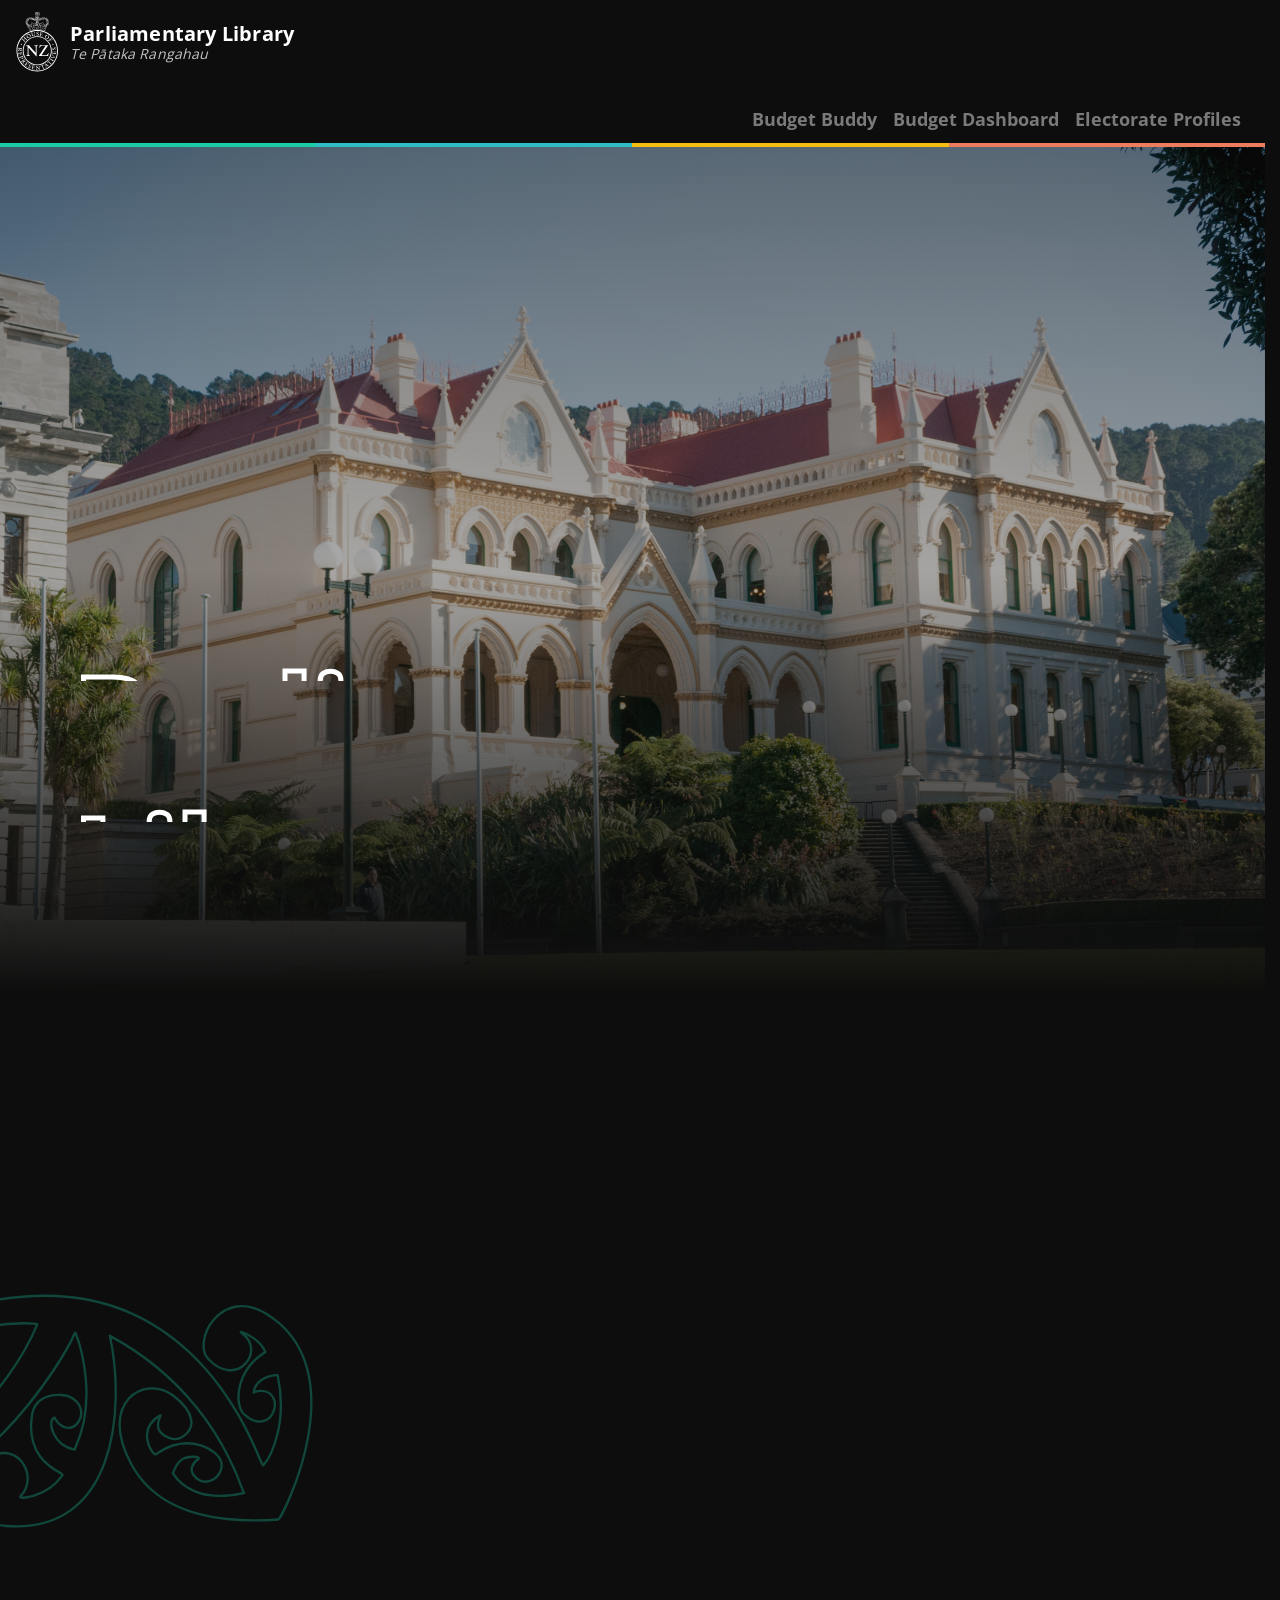
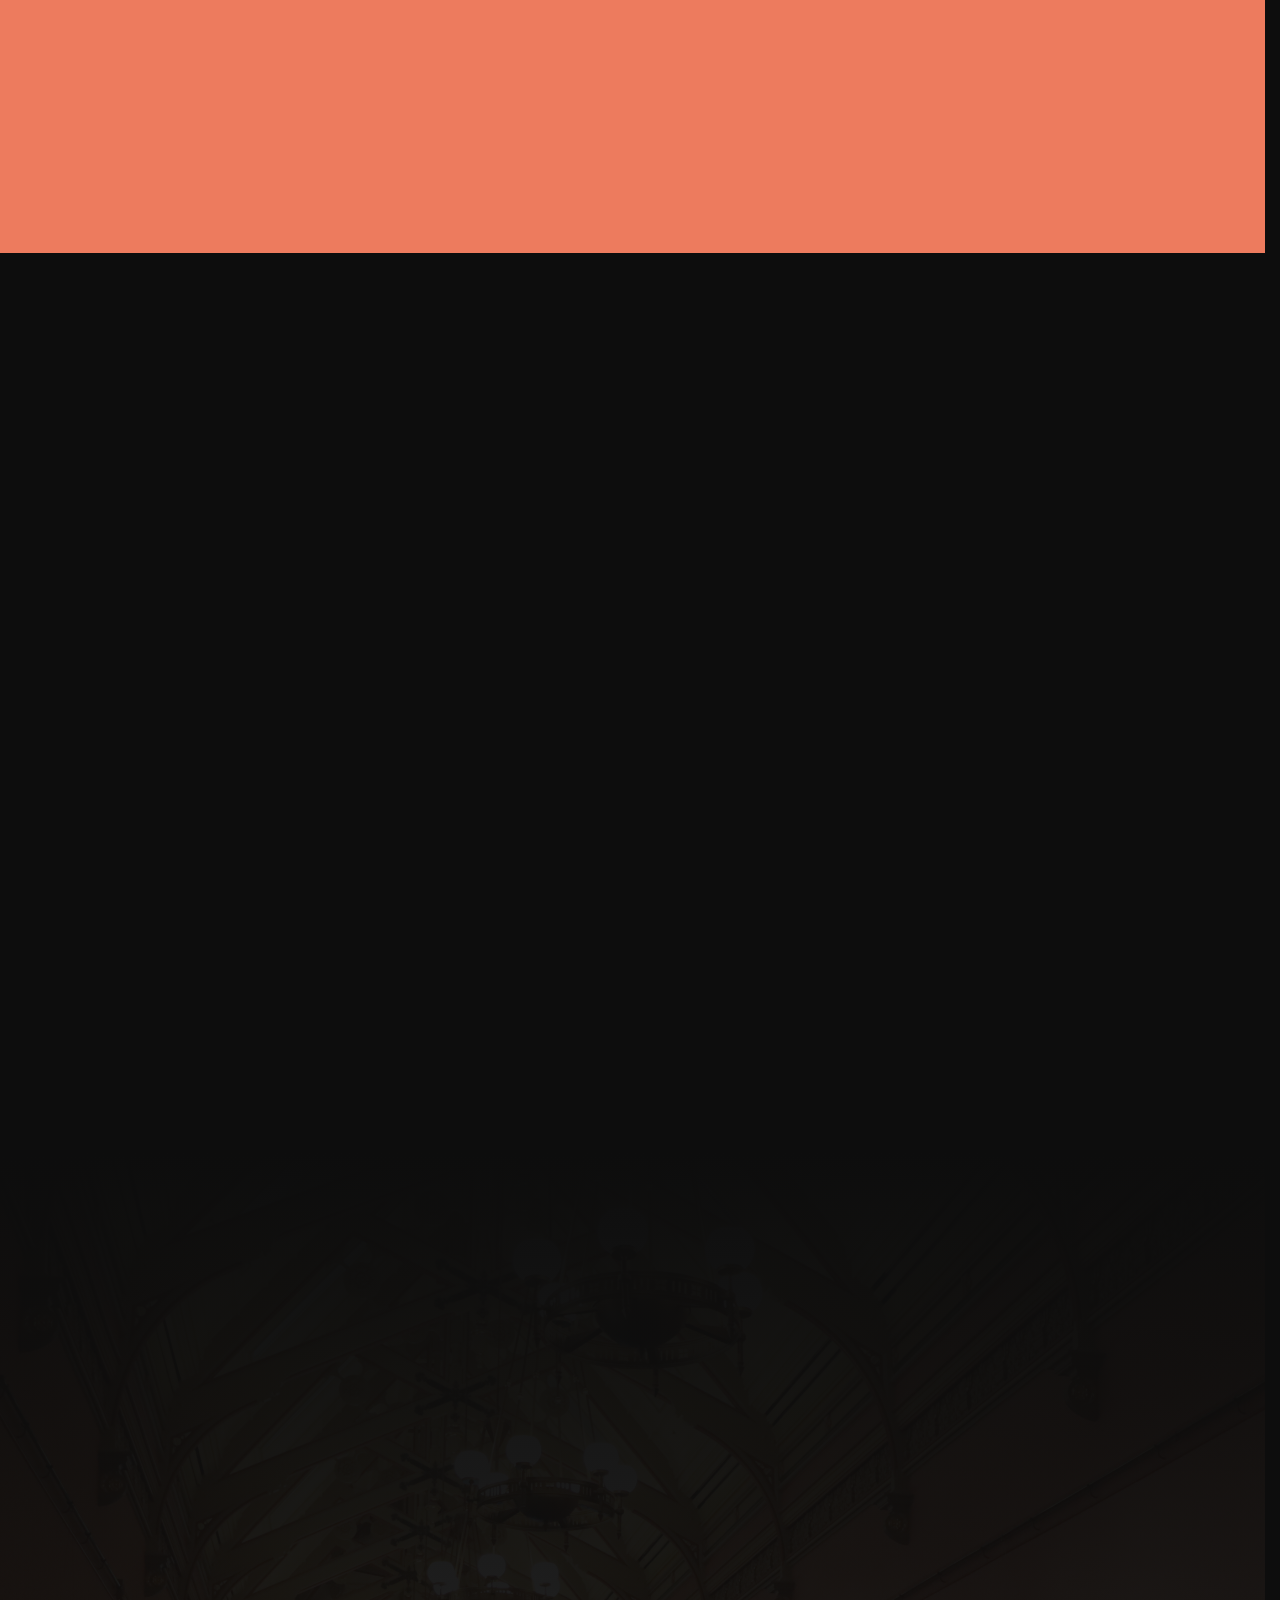
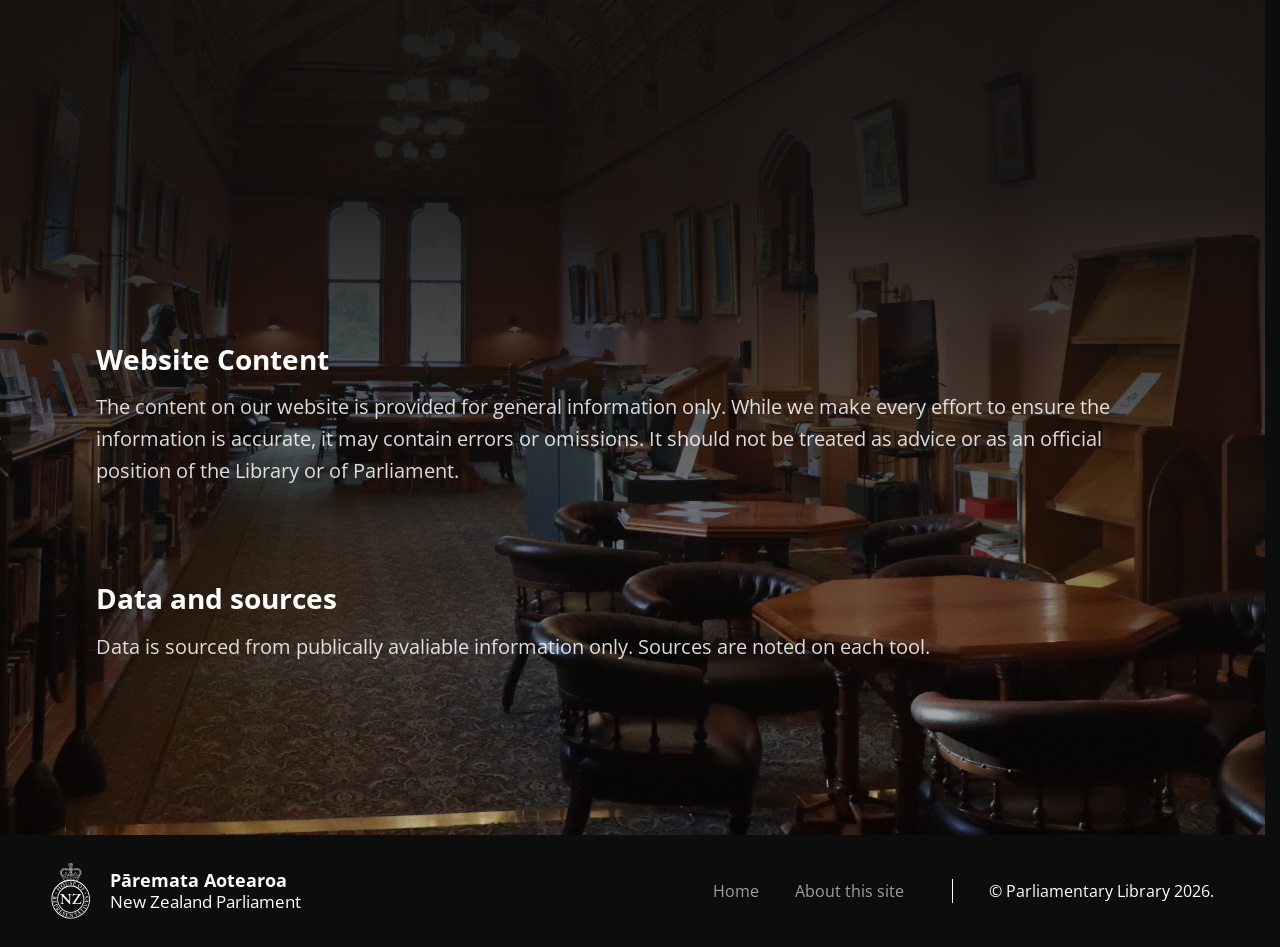
<file: index.html>
<!DOCTYPE html>
<html lang="en">
<head>
  <meta charset="UTF-8">
  <meta name="viewport" content="width=device-width, initial-scale=1, viewport-fit=cover">
  <meta name="description" content="Home Page for the Parliamentary Library Website">
  <meta http-equiv="Content-Security-Policy"
        content=" default-src 'self';
                  img-src 'self' data: blob:;
                  style-src 'self';
                  script-src 'self';
                  object-src 'none';
                  base-uri 'self';
                  form-action 'none'">
  <title>Parliamentary Library Home</title>
  <link rel="stylesheet" href="css/font-awesome-all-min.css">
  <link rel="stylesheet" href="css/base.css">
  <link rel="stylesheet" href="css/electorate_profiles.css">
  <link rel="stylesheet" href="css/charts.css">
  <link rel="stylesheet" href="css/home.css">
</head>
<body>

<header class="site-header">
  <a class="header-left" href="index.html">
    <img src="assets/images/logo-nzp-white.svg" alt="Website Logo">
      <div class="header-brand-text">
        <span class="site-title">Parliamentary Library</span>
        <span class="site-sub-title">Te Pātaka Rangahau</span>
      </div>
  </a>

  <div class="header-panel">
<nav class="site-nav" id="top-nav" aria-label="Parliamentary Library tools">
  <button type="button" id="top-menu-btn" class="top-menu-btn" aria-expanded="false" aria-controls="top-menu-links">
    <span id="top-menu-current">Explore our tools</span>
    <i class="fa-solid fa-bars" aria-hidden="true"></i>
  </button>
  <div class="top-menu-links" id="top-menu-links">
    <a href="budget_buddy.html" class="nav-tab">Budget Buddy</a>
    <a href="budget_dashboard.html" class="nav-tab">Budget Dashboard</a>
    <a href="electorate_profiles.html" class="nav-tab">Electorate Profiles</a>
  </div>
</nav>
  </div>
</header>

<main>
  <section class="hero" id="hero-section">
    <div class="hero-background" id="hero-background"></div>
    <div class="hero-inner">
      <h1><span class="fill"><span>Parliamentary</span></span>
        <span class="fill"><span>Library</span></span></h1>
      <span class="sub">Research Services for Parliament</span>
    </div>
  </section>

  <section class="statement">
    <div class="koru-motif koru-motif-left" aria-hidden="true"></div>
    <p class="big" id="statement-text" data-fade>The Parliamentary Library Te Pātaka Rangahau is a working 
      library that provides research services for members of Parliament and parliamentary staff. 
      We also answer requests from the public for information on any aspect of Parliament.</p>
  </section>

  <section class="tools-intro" id="tools">
    <p class="lead" data-fade><span>We have created a pilot platform to share selected tools, 
                                    dashboards, maps and visualisations developed by the 
                                    Research Services Team.</span></p>
  </section>

  <div class="chapters">

    <section class="chapter accent-yellow">
      <div class="chapter-copy">
        <h2 class="chapter-title reveal">Budget<br>Dashboard</h2>
        <p class="chapter-description reveal">Explore the 2026-2027 Estimates of Appropriations, including spending by sector, individual appropriations, revenue sources, and multi-year financial trends.</p>
        <a class="chapter-link reveal" href="budget_dashboard.html">Visit page <span><i class="fa-solid fa-arrow-right-long"></i></span></a>
      </div>
      <div class="chapter-visual">
        <div class="visual-frame tilt-left-3">
          <div class="visual-tilt">
           <div class="photo-window tester-window" id="dashboard-window"></div>
            <p class="visual-caption">Estimates 2026–27</p>
            </div>
      </div>
      </section>

    <section class="chapter chapter accent-cyan">
      <div class="chapter-copy">
        <h2 class="chapter-title reveal">Budget<br>Buddy</h2>
        <p class="chapter-description reveal">A playful, interactive tool to see where the Government’s money comes from and how it is spent. </p>
        <p class="chapter-description reveal">Designed for exploration: play with the numbers to create your own Budget and 
                                              consider what it means for you. </p>
        <a class="chapter-link reveal" href="/budget_buddy.html">Visit page <span><i class="fa-solid fa-arrow-right-long"></i></span></a>
      </div>
            <div class="chapter-visual">
        <div class="visual-frame tilt-right-3" data-no-tilt>
          <div class="visual-tilt">
               <div class="photo-window budget-window">
              <span class="budget-label">Where every $100 goes:</span>
              <div class="budget-strip" id="budget-strip"></div>
              <p class="visual-caption">Budget Buddy: Spending at a glance</p>
            </div>
            
          </div>
        </div>
      </div>
    </section>

  <section class="chapter accent-coral">
      <div class="chapter-copy">
        <h2 class="chapter-title reveal">Electorate<br>Profiles</h2>
        <p class="chapter-description reveal">
         Want to learn more about the people, jobs, and lifestyles of your community?</p>
        <p class="chapter-description reveal"> Explore our electorate profiles for insights on the people, education, housing, work and 
          income of New Zealand’s seven Māori and 64 general electorates. All data is based on the 2023 Census. </p>
        <a class="chapter-link reveal" href="/electorate_profiles.html">Visit page <span><i class="fa-solid fa-arrow-right-long"></i></span></a>
      </div>
        <div class="chapter-visual">
        <div class="visual-frame tilt-left-2" data-no-tilt>
          <div class="visual-tilt">
            <div class="photo-window tester-window">
              <div class="stat-panel">
                  <h3 class="sr-only">Search for an Electorate...</h3>
                <div class="electorate-search" id="electorate-search-tester">
                  <div class="electorate-combobox" id="electorate-combobox-tester">
                    <input type="text" id="electorate-search-input-tester" class="electorate-search-input" role="combobox" aria-expanded="false" aria-autocomplete="list" aria-controls="electorate-options-list-tester" autocomplete="off" placeholder="Search general electorates…">
                    <button type="button" id="electorate-search-clear-tester" class="electorate-search-clear" aria-label="Clear search" tabindex="-1"><i class="fa-solid fa-xmark"></i></button>
                    <ul id="electorate-options-list-tester" class="electorate-options-list" role="listbox"></ul>
                  </div>
                </div>
                <br>
                <div class="stat-cards">
                  <article class="stat-card">
                    <h3 class="stat-title">Total population</h3>
                    <p class="stat-year">2023</p>
                    <p class="stat-value" data-stat="totalPopulation">–</p>
                    <p class="stat-unit">People</p>
                  </article>

                  <article class="stat-card">
                    <h3 class="stat-title">Gender status</h3>
                    <p class="stat-year">2023</p>
                    <p class="stat-value" data-stat="genderSplit">–</p>
                    <p class="stat-unit">Male / Female / Another Gender</p>
                  </article>

                  <article class="stat-card">
                    <h3 class="stat-title">Post School Qualification <br> (Level 1+)</h3>
                    <p class="stat-year">2023</p>
                    <p class="stat-value" data-stat="schoolOrHigher">–</p>
                    <p class="stat-unit">Aged 15+</p>
                  </article>
                  <article class="stat-card">
                    <h3 class="stat-title">Post School Qualification <br> (Level 4+)</h3>
                    <p class="stat-year">2023</p>
                    <p class="stat-value" data-stat="degreeOrHigher">–</p>
                    <p class="stat-unit">Aged 15+</p>
                  </article>
                </div>
                <p class="visual-caption" id="tester-caption">Demographic overview</p>
              </div>
              
            </div>
          </div>
        </div>
      </div>
    </section>

  </div>

  <section class="silhouette">
    <div class="library-silhouette" id="library-silhouette" aria-hidden="true"></div>
  </section>

  <section class="notice" id="about-site">
    <div class="note">
      <h2 class="reveal">About this site</h2>
      <br><br>
      <div class="note-columns">
        <div class="note-column reveal">
          <h3>Pilot initiative</h3>
          <p> This website is a pilot initiative of the Parliamentary Library Research Services Team, bringing together selected tools, dashboards, maps and data products.</p>
            <br>
          
          <p>Tools may be added, changed or removed as we learn what is most useful to our users. Have feedback? Let us know at <u><a href="mailto:parlinfo@parliament.govt.nz?subject=Parliament%20Library%20website%20feedback">parlinfo@parliament.govt.nz</a></u></p>
        </div>

            <div class="note-column">
        <h3>Website Content</h3>
        <p>The content on our website is provided for general information only. 
          While we make every effort to ensure the information is accurate, it may contain errors or omissions. 
          It should not be treated as advice or as an official position of the Library or of Parliament.   </p>
        </div>
        <div class="note-column">
          <h3>Data and sources</h3>
          <p>Data is sourced from publically avaliable information only. Sources are noted on each tool.</p>
        </div>
      </div>
    </div>
  </section>
</main>


<footer class="site-footer">
  <div class="site-footer-brand">
    <img src="assets/images/logo-nzp-white.svg" alt="">
    <div class="site-footer-brand-text">
      <span class="site-footer-brand-title">Pāremata Aotearoa</span>
      <span class="site-footer-brand-sub">New Zealand Parliament</span>
    </div>
  </div>
  <nav class="site-footer-nav" aria-label="Footer">
    <a href="index.html">Home</a>
    <a href="#about-site">About this site</a>
  </nav>
  <p class="site-footer-copyright">© Parliamentary Library 2026.</p>
</footer>
<script src="data/2023_combined_census_data.js"></script>
<script src="scripts/load_census_data.js"></script> 
    <script src="data/youth_budget_metadata.js" defer></script>
    <script src="data/PREFU_metadata.js" defer></script>
    <script src="data/budget_dashboard_metadata.js" defer></script>
    <script src="data/budget_data.js" defer></script>
<script src="scripts/shared_functions/utility_functions.js" defer></script>
<script src="scripts/shared_functions/csv_functions.js" defer></script>
<script src="scripts/shared_functions/treemap_creation.js" defer></script>
<script src="scripts/shared_functions/chart_creation.js" defer></script>
<script src="scripts/shared_functions/tooltips.js" defer></script>
<script src="scripts/shared_functions/budget_calculations.js" defer></script>
<script src="scripts/home.js" defer></script>
</body>
</html>
</file>
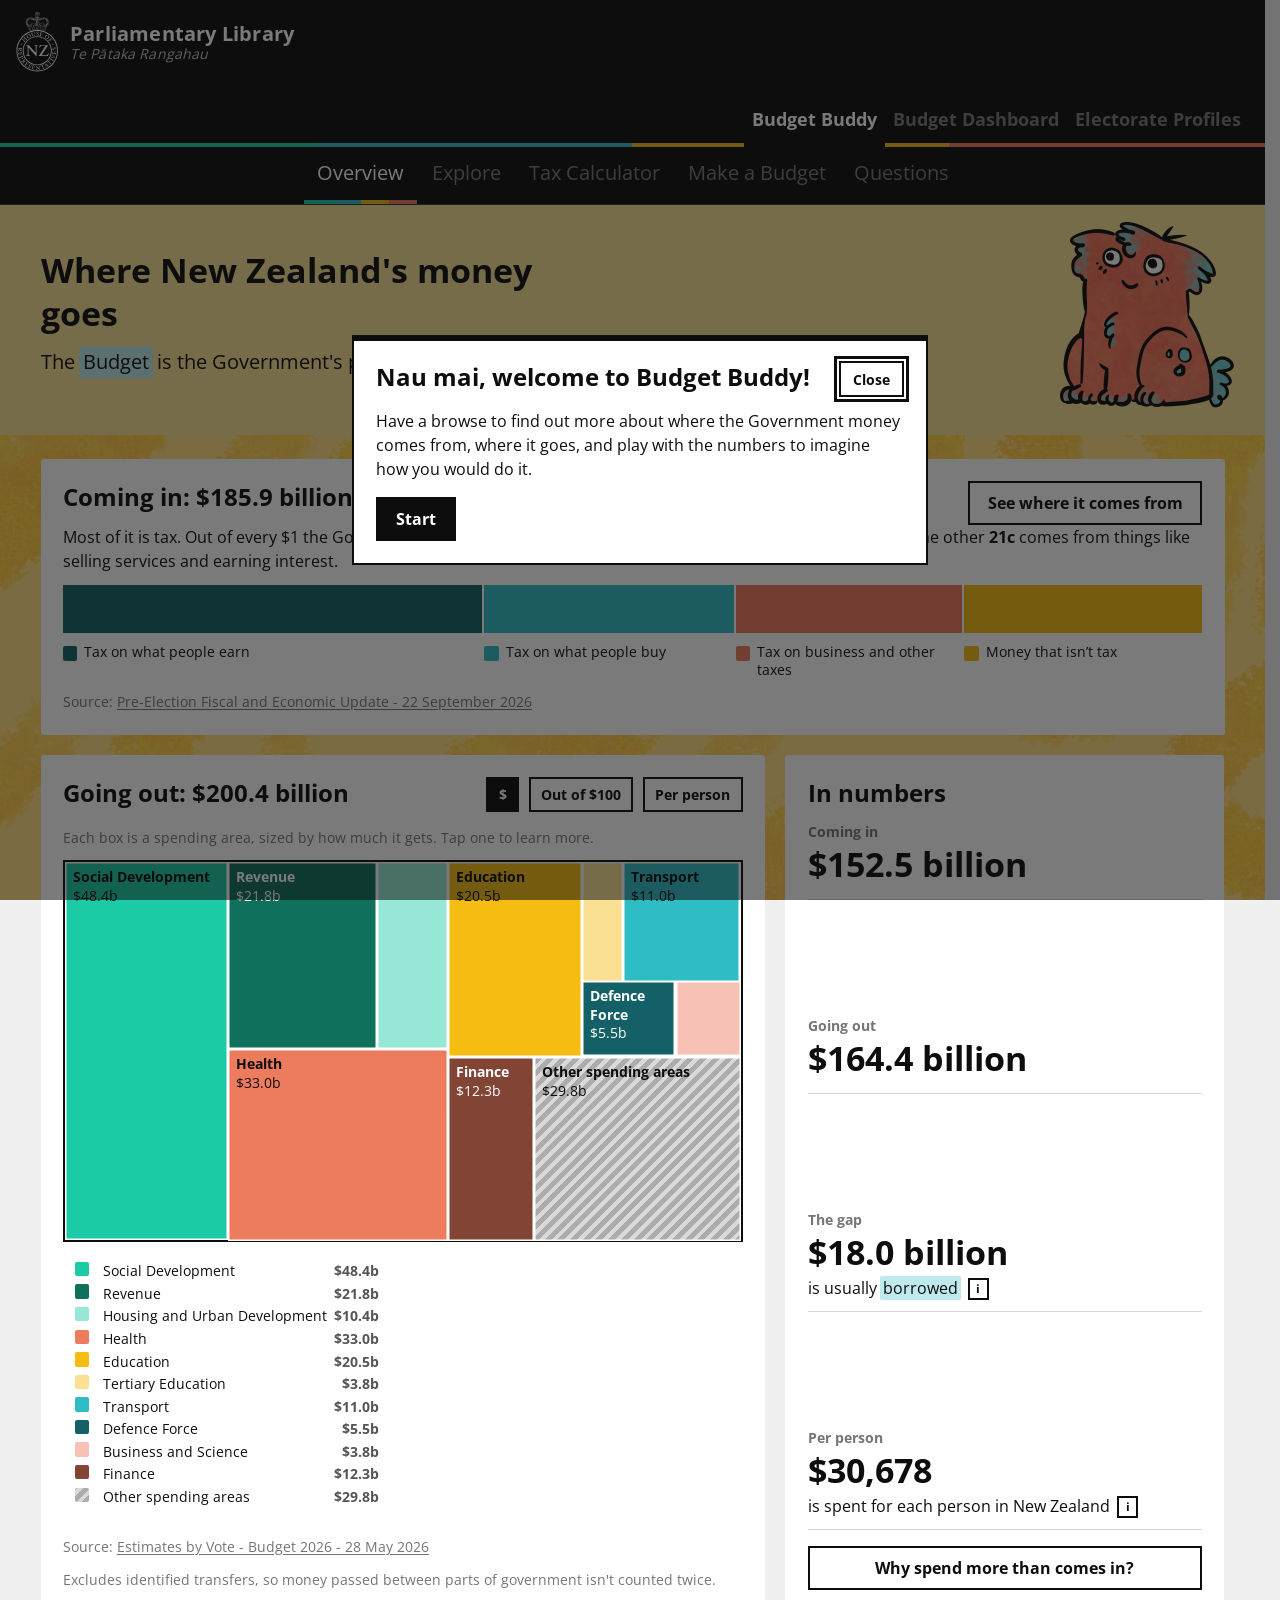
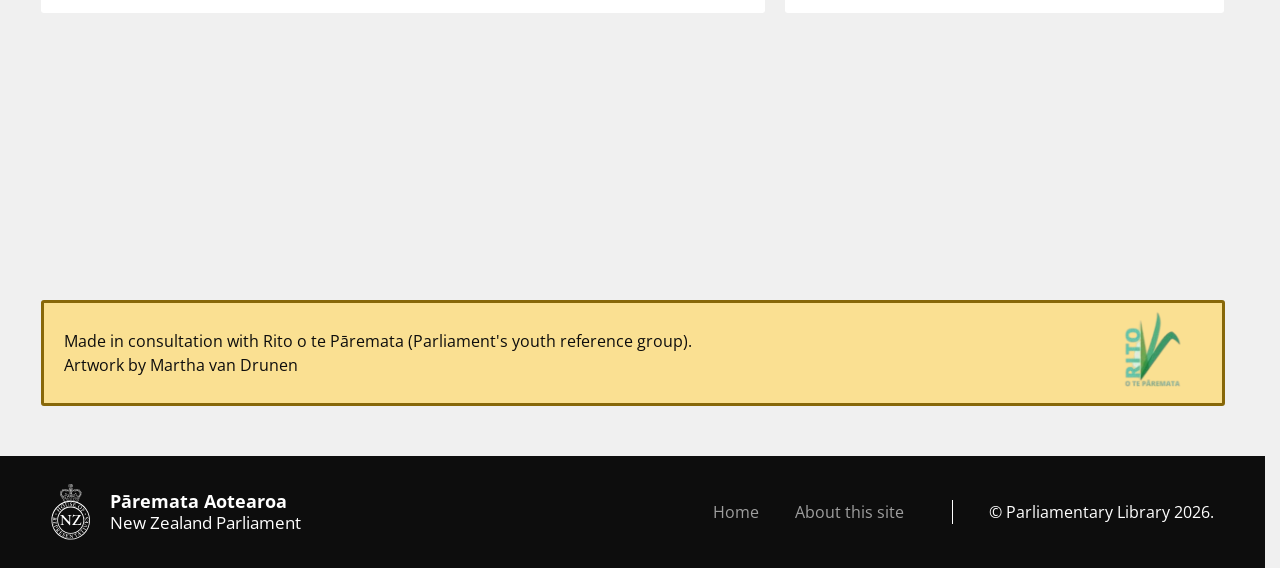
<file: budget_buddy.html>
<!doctype html>
<html lang="en-NZ">
  <head>
    <meta charset="utf-8" />
    <meta name="viewport" content="width=device-width,initial-scale=1" />
     <meta name="description" content= "See where New Zealand's public money comes from and where it goes, 
                                        work out your own tax, and make your own Budget."/>
    <meta http-equiv="Content-Security-Policy"
          content=" default-src 'self';
                    img-src 'self' data: blob:;
                    style-src 'self';
                    script-src 'self';
                    object-src 'none';
                    base-uri 'self';
                    form-action 'none'">
    <title>Parliamentary library: Budget Buddy</title>
    <link rel="stylesheet" href="css/font-awesome-all-min.css">
    <link rel="stylesheet" href="css/base.css" />
    <link rel="stylesheet" href="css/charts.css" />
    <link rel="stylesheet" href="css/youth_budget.css" />
  </head>
  <body>
    <a class="skip" href="#main">Skip to main content</a>

<header class="site-header">
  <a class="header-left" href="index.html">
    <img src="assets/images/logo-nzp-white.svg" alt="Website Logo">
      <div class="header-brand-text">
        <span class="site-title">Parliamentary Library</span>
        <span class="site-sub-title">Te Pātaka Rangahau</span>
      </div>
  </a>
  <div class="header-panel">
    <nav class="site-nav" id="top-nav" aria-label="Parliamentary Library tools">
      <button type="button" id="top-menu-btn" class="top-menu-btn" aria-expanded="false" aria-controls="top-menu-links">
        <span id="top-menu-current"></span>
        <i class="fa-solid fa-bars" aria-hidden="true"></i>
      </button>
      <div class="top-menu-links" id="top-menu-links">
        <a href="budget_buddy.html" class="nav-tab is-active">Budget Buddy</a>
        <a href="budget_dashboard.html" class="nav-tab">Budget Dashboard</a>
        <a href="electorate_profiles.html" class="nav-tab">Electorate Profiles</a>
      </div>
    </nav>
  </div>
</header>

    <!-- HEADER: crest, Library name and tabs -->

    <header class="sub-header">
      <div class="wrap header-inner">
                <button type="button" id="menu-btn" class="menu-btn" aria-expanded="false" aria-controls="site-nav">
      <span id="menu-current" class="menu-current"></span>
      <i class="fa-solid fa-chevron-down" aria-hidden="true"></i>
    </button>
        <nav id="site-nav" class="site-nav" aria-label="Budget 2026/27 dashboard">
          <ul>
             <li><a href="#/" data-nav="overview">Overview</a></li>
            <li><a href="#/explore/revenue" data-nav="explore">Explore</a></li>
            <li><a href="#/tax" data-nav="tax">Tax Calculator</a></li>
            <li><a href="#/build" data-nav="build">Make a Budget</a></li>
            <li><a href="#/help" data-nav="help">Questions</a></li>
          </ul>
        </nav>
      </div>
    </header>

    <main id="main">
      <!-- OVERVIEW PAGE -->
      <section id="page-overview" class="page" data-title="Budget 2026/27 explained" hidden>
        <div class="page-intro">
          <div class="wrap intro-grid">
            <div>
              <!-- <p class="intro-label">Budget 2026/27</p> -->
              <h1 tabindex="-1">Where New Zealand's money goes</h1>
              <p class="lede">
                The
                <button type="button" class="term" data-term="budget">Budget</button>
                is the Government's plan for the year: what it will collect, and what it will spend.
              </p>
            </div>
          </div>
          <div class="intro-creature" aria-hidden="true"></div>
        </div>

<div class="wrap">
  <section class="panel coming-in" aria-labelledby="ov-rev-h">
    <div class="panel-head">
      <h2 id="ov-rev-h">Coming in: <span data-fill="rev-total"></span></h2>
      <a class="btn" href="#/explore/revenue">See where it comes from</a>
    </div>
    <p>Most of it is tax. Out of every $1 the Government collects, about <b data-fill="rev-tax-share"></b> comes from taxes like <button type="button" class="term" data-term="incometax">income tax</button> and <button type="button" class="term" data-term="gst">GST</button>. The other <b data-fill="rev-other-share"></b> comes from things like selling services and earning interest.</p>    <div id="ov-rev-strip" class="strip" role="group" aria-label="Money coming in, by type. Tap a part to learn more."></div>
    <ul id="ov-rev-legend" class="legend legend-spread" data-legend="rev" aria-label="Colour key"></ul>
    <p class="source" data-source="revenue_overview"></p>
  </section>

  <div class="grid-main-side ov-main">
    <section class="panel" aria-labelledby="ov-spend-h">
      <div class="panel-head">
        <h2 id="ov-spend-h">Going out: <span data-fill="spend-total"></span></h2>
        <fieldset class="seg seg-small" data-unit-for="ov">
          <legend class="sr-only">Show amounts as</legend>
          <label><input type="radio" name="ov-unit" value="total" checked /><span>$</span></label>
          <label><input type="radio" name="ov-unit" value="hundred" /><span>Out of $100</span></label>
          <label><input type="radio" name="ov-unit" value="person" /><span>Per person</span></label>
        </fieldset>
      </div>
      <p id="ov-tree-help" class="small">Each box is a spending area, sized by how much it gets. Tap one to learn more.</p>
      <div id="ov-tree" class="treemap" role="group" aria-label="Planned spending by area" aria-describedby="ov-tree-help"></div>
      <p class="small-key" data-small-key="ov-tree"></p>
      <p class="source" data-source="spending"></p>
      <p class="source">Excludes identified transfers, so money passed between parts of government isn't counted twice.</p>
    </section>


          <aside class="panel panel-quiet" aria-labelledby="ov-num-h">
            <h2 id="ov-num-h">In numbers</h2>
            <dl class="facts">
              <div>
                <dt>Coming in</dt>
                <dd><strong data-fill="rev-total" data-count></strong></dd>
              </div>
              <div>
                <dt>Going out</dt>
                <dd><strong data-fill="spend-total" data-count></strong></dd>
              </div>
              <div>
                <dt>The gap</dt>
                <dd><strong data-fill="gap" data-count></strong> is usually <button type="button" class="term" data-term="borrowing">borrowed</button>
                    <button type="button" class="info" data-info="the-gap" aria-label="How the gap” works">i</button>
                </dd>
              </div>
              <div>
                <dt>Per person</dt>
                <dd>
                  <strong data-fill="spend-person" data-count></strong> is spent for each person in New Zealand
                  <button type="button" class="info" data-info="population" aria-label="How per person is worked out">i</button>
                </dd>
              </div>
            </dl>
            <button type="button" class="btn" id="why-gap">Why spend more than comes in?</button>
          </aside>
          </div>


          <section class="panel" aria-labelledby="ov-do-h">
            <h2 id="ov-do-h">What you can do here</h2>
            <div class="three-col">
              <div>
                <h3>Explore</h3>
                <p>See where the money comes from, where it goes, and what changed since last year.</p>
                <a class="btn" href="#/explore/revenue">Explore</a>
              </div>
              <div>
                <h3>Tax Calculator</h3>
                <p>Work out roughly how much income tax you pay, and how it would be shared out.</p>
                <a class="btn" href="#/tax">Tax Calculator</a>
              </div>
              <div>
                <h3>Make a Budget</h3>
                <p>Try making your own Budget, then compare it with the Government's.</p>
                <a class="btn btn-primary" href="#/build">Make a Budget</a>
              </div>
            </div>
          </section>
        </div>
      </section>


<!-- EXPLORE PAGE -->
  <section id="page-explore" class="page" data-title="Explore the Budget" hidden>
    <div class="page-intro">
      <div class="wrap intro-grid">
        <div>
          <h1 tabindex="-1">Explore the Budget</h1>
          <nav aria-label="Explore views" class="subnav">
            <ul>
              <li><a href="#/explore/revenue" data-sub="revenue">Where it comes from</a></li>
              <li><a href="#/explore/spending" data-sub="spending">Where it goes</a></li>
              <li><a href="#/explore/changes" data-sub="changes">What changed</a></li>
            </ul>
          </nav>
        </div>
      </div>
    </div>

    <div class="wrap">
      <form class="toolbar" id="explore-controls" aria-label="Display options">
        <fieldset class="seg" id="year-field">
          <legend>Year</legend>
          <label><input type="radio" name="year" value="2627" checked /><span>2026/27</span></label>
          <label><input type="radio" name="year" value="2526" /><span>2025/26</span></label>
        </fieldset>
        <fieldset class="seg">
          <legend>Show amounts as</legend>
          <label><input type="radio" name="unit" value="total" checked /><span>Dollars</span></label>
          <label><input type="radio" name="unit" value="hundred" /><span>Out of $100</span></label>
          <label><input type="radio" name="unit" value="person" /><span>Per person</span></label>
        </fieldset>
      </form>

      <!-- Explore: Revenue -->
        <section id="view-revenue" class="subview" aria-labelledby="rv-h" hidden>
            <div class="grid-main-side wide-main">
              <div class="panel">
                <h2 id="rv-h">Where the money comes from</h2>
                <p id="rv-help" class="small">Tap a box to learn more.</p>
                <div id="rv-tree" class="treemap" role="group" aria-label="Revenue by source" aria-describedby="rv-help"></div>
                <p class="small-key" data-small-key="rv-tree"></p>
                <p class="source" data-source="revenue"></p>
              </div>
              <div class="panel panel-quiet">
                <table class="data-table">
                  <caption>All sources, <span data-fill="explore-year"></span></caption>
                  <thead>
                    <tr>
                      <th scope="col">Source</th>
                      <th scope="col" class="num">Amount</th>
                    </tr>
                  </thead>
                  <tbody id="rv-table"></tbody>
                </table>
              </div>
            </div>
          </section>

          <!-- Explore: Spending -->
          <section id="view-spending" class="subview" aria-labelledby="sp-h" hidden>
            <div class="grid-main-side wide-main">
              <div class="panel">
                <h2 id="sp-h">Where the money goes</h2>
                <p id="sp-help" class="small">Tap a box to learn more.</p>
                <div id="sp-tree" class="treemap" role="group" aria-label="Spending by area" aria-describedby="sp-help"></div>
                <p class="small-key" data-small-key="sp-tree"></p>
                <p class="source" data-source="spending"></p>
              </div>
              <div class="panel panel-quiet">
                <table class="data-table">
                 <caption>All areas, <span data-fill="explore-year"></span></caption>
                  <thead>
                    <tr>
                      <th scope="col">Area</th>
                      <th scope="col" class="num">Amount</th>
                    </tr>
                  </thead>
                  <tbody id="sp-table"></tbody>
                </table>
                <a class="btn btn-primary" href="budget_dashboard.html">Get a more detailed picture</a>
              </div>
            </div>
          </section>

        

          <!-- Explore: Changes -->
          <section id="view-changes" class="subview" aria-labelledby="ch-h" hidden>
            <div class="panel">
              <div class="panel-head">
                <h2 id="ch-h">What changed since last year</h2>
                <button type="button" class="btn-small" id="why-change">Why do amounts change?</button>
              </div>
              <p class="small">How much spending on each area went up or down between 2025/26 and 2026/27. Tap a row to find out more.</p>
              <div class="cb-axis" aria-hidden="true">
                <span class="t0">-100%</span>
                <span class="t1">-50%</span>
                <span class="t2">0</span>
                <span class="t3">+50%</span>
                <span class="t4">+100%</span>
              </div>
              <ol id="ch-list" class="cb-list"></ol>
              <p class="source" data-source="changes"></p>
            </div>
          </section>

                <section class="ticker" aria-labelledby="tk-h">
      <div class="ticker-head">
        <h2 id="tk-h">Spent since 1 July</h2>
      </div>
      <p class="ticker-value" id="tick-value" aria-hidden="true"></p>
      <p class="sr-only" id="tick-sr"></p>
      <p class="ticker-note" id="tick-note"></p>
      <p class="ticker-second-note" id="tick-italics"></p>
      <div class="ticker-controls">
        <fieldset class="seg seg-small seg-dark">
          <legend class="sr-only">Show ticker as</legend>
          <label><input type="radio" name="tick" value="total" checked /><span>Total</span></label>
          <label><input type="radio" name="tick" value="person" /><span>Per person</span></label>
        </fieldset>
      </div>
    </section>
    
        </div>
      </section>
      


      <!-- TAX CALCULATOR PAGE -->
      <section id="page-tax" class="page" data-title="Your tax" hidden>
        <div class="page-intro">
          <div class="wrap intro-grid">
            <div>
              <h1 tabindex="-1">Tax Calculator</h1>
              <p class="lede">
                What you contribute in <button type="button" class="term" data-term="incometax">income tax</button>, and how it fits into the Budget.
              </p>
            </div>
          </div>
        </div>

            <div class="wrap">
      <div class="grid-half">
        <form id="tax-form" class="panel" novalidate aria-labelledby="tf-h">
              <h2 id="tf-h">Your pay</h2>
              <fieldset class="seg">
                <legend>How are you paid?</legend>
            <label><input type="radio" name="paytype" value="hourly" checked /><span>By the hour</span></label>
            <label><input type="radio" name="paytype" value="salary" /><span>Yearly salary</span></label>
              </fieldset>
              <div id="hourly-fields" class="field-row">
            <label>Hourly rate ($)<input id="rate" type="text" inputmode="decimal" autocomplete="off" /></label>
            <label>Hours a week<input id="hours" type="text" inputmode="decimal" autocomplete="off" /></label>
            <label>Weeks a year<input id="weeks" type="text" inputmode="numeric" value="52" autocomplete="off" /></label>
              </div>
              <div id="salary-fields" class="field-row" hidden>
            <label>Yearly salary before tax ($)<input id="salary" type="text" inputmode="decimal" autocomplete="off" /></label>
              </div>
              <p id="tax-error" class="error" role="alert"></p>
              <button type="button" class="btn-small" id="tax-leaves-out">What this leaves out</button>
            </form>
            <section class="panel panel-result" aria-labelledby="tr-h">
              <h2 id="tr-h">Your income tax</h2>
              <div id="tax-result" aria-live="polite"></div>
            </section>
            <div class="tax-creature tax-creature-waiting" aria-hidden="true"></div>
          </div>
          <section id="tax-share" class="panel" aria-labelledby="ts-h" hidden>
            <div class="panel-head">
              <h2 id="ts-h">Your tax, shared like the Budget</h2>
              <fieldset class="seg seg-small">
                <legend class="sr-only">Show your tax per</legend>
        <label><input type="radio" name="period" value="week" /><span>Weekly</span></label>
        <label><input type="radio" name="period" value="fortnight" checked /><span>Fortnightly</span></label>
        <label><input type="radio" name="period" value="year" /><span>Yearly</span></label>
              </fieldset>
             
            </div>
      <p class="small">All tax goes into one pot before it is spent. This shows how your tax would be shared 
                      if it was split the same way as the Budget. 
      <button type="button" class="info" id="why-pot" aria-label="Does my tax pay for something specific?">i</button></p>
            <div class="grid-main-side">
              <div>
        <div id="tax-tree" class="treemap" role="group" aria-label="Your tax shared like the Budget"></div>
                <p class="small-key" data-small-key="tax-tree"></p>
              </div>
              <table class="data-table">
        <caption id="tax-table-cap">Your tax, roughly</caption>
                <thead>
                  <tr>
                    <th scope="col">Area</th>
                    <th scope="col" class="num" id="tax-col">Per fortnight</th>
                  </tr>
                </thead>
                <tbody id="tax-table"></tbody>
              </table>
            </div>
            <p id="tax-scale" class="callout"></p>
            <p class="source" data-source="tax"></p>
             <!-- <div class="tax-creature tax-creature-shared" aria-hidden="true"></div> -->
          </section>

          <section class="panel" aria-labelledby="gst-h">
            <h2 id="gst-h">You also pay tax when you spend</h2>
      <p><button type="button" class="term" data-term="gst">GST</button> is in the price of most things you buy, even if you don't have a job. That includes groceries, bus and train fares, a meal out with friends, movie tickets, clothes and phone top-ups.</p>
      <label>What do you spend a week? ($)<input id="spend" type="text" inputmode="decimal" autocomplete="off" /></label>
            <p id="gst-result" class="result-line" aria-live="polite"></p>
          </section>
        </div>
      </section>


<!-- MAKE A BUDGET PAGE -->
<section id="page-build" class="page" data-title="Make your own Budget" hidden>
<!-- Page intro -->
  <div class="page-intro">
    <div class="wrap intro-grid">
      <div>
        <h1 tabindex="-1">Make your own Budget</h1>
  <p class="lede">Decide how much to spend, then choose how to share it out. Everything has to fit inside your total.</p>
        <p class="intro-actions">
          <button type="button" class="btn" id="how-build">How this works</button>
        </p>
      </div>
    </div>
    <div class="make-budget-creature" aria-hidden="true"></div>
  </div>
<!-- Main build content -->
  <div class="wrap">
<!-- Shared budget banner -->
   <div id="shared-banner" class="notice" hidden>
      <p>This is a Budget someone shared with you. <button type="button" class="btn-small" id="start-own">Start your own</button></p>
    </div>

<!-- Step 1: choose the total Budget amount -->
    <section class="panel" aria-labelledby="st1-h">
      <h2 id="st1-h"><span class="step">1</span> Choose your total</h2>
        <fieldset class="choice-cards">
          <legend class="sr-only">Budget total</legend>
          <label class="choice-card"><input type="radio" name="total" value="gov" checked /><span><b>Government's plan</b> <span data-fill="spend-total"></span></span></label>
          <label class="choice-card"><input type="radio" name="total" value="rev" /><span><b>Only what comes in</b> <span><span data-fill="rev-total"></span> · no borrowing</span></span></label>
          <label class="choice-card"><input type="radio" name="total" value="custom" /><span><b>My own</b> <span>$100-400 billion</span></span></label>
        </fieldset>
        <div id="custom-wrap" class="inline-form" hidden>
          <label>My total ($ billion)<input id="custom-total" type="text" inputmode="decimal" autocomplete="off" /></label>
          <button type="button" class="btn" id="apply-total">Use this total</button>
        </div>
        <p id="total-msg" class="msg" role="status"></p>
    </section>

<!-- Step 2: share the Budget across spending areas -->
  <section class="panel" aria-labelledby="st2-h">
      <div class="panel-head">
        <h2 id="st2-h"><span class="step">2</span> Share it out</h2>
        <fieldset class="seg seg-small">
          <legend class="sr-only">Show amounts as</legend>
          <label><input type="radio" name="b-unit" value="total" checked /><span>$</span></label>
          <label><input type="radio" name="b-unit" value="hundred" /><span>Out of $100</span></label>
          <label><input type="radio" name="b-unit" value="person" /><span>Per person</span></label>
        </fieldset>
      </div>

<!-- Budget builder grid: treemap, area list, and editor -->
    <div class="build-grid">
      <div class="bg-tree">
        <div id="build-status" class="meters" role="status"></div>
        <p id="bt-help" class="small">Tap an area, then drag its black handle or use - and +.</p>
        <div id="build-tree" class="treemap treemap-build" role="group" aria-label="Your Budget" aria-describedby="bt-help"></div>
      </div>
      <div class="bg-list">
        <ul id="build-list" class="area-list" aria-label="Areas"></ul>
      </div>

<!-- Selected area editor -->
      <div id="editor" class="bg-sel selected-panel" aria-labelledby="ed-name">
        <div class="sel-text">
          <p class="sel-label">Selected area</p>
          <p class="sel-name" id="ed-name">Select an area</p>
          <p class="sel-change" id="ed-compare"></p>
        </div>
        <div class="sel-buttons">
          <button type="button" class="btn-step" id="ed-less">- $100m</button>
          <button type="button" class="btn-step" id="ed-more">+ $100m</button>
        </div>
        <div class="sel-extra">
          <label class="sel-amount">
            Exact amount ($b)
            <input id="ed-value" type="text" inputmode="decimal" autocomplete="off" />
          </label>
          <button type="button" class="btn-small" id="ed-about">About this area</button>
        </div>
        <p id="ed-msg" class="msg sel-msg" role="status"></p>
      </div>
    </div>
  </section>

<!-- Step 3: review or reset the Budget -->
  <section class="panel" aria-labelledby="st3-h">
      <h2 id="st3-h"><span class="step">3</span> Review and share</h2>
            <div class="button-row">
              <button type="button" id="review-btn" class="btn btn-primary">Review my Budget</button>
              <button type="button" id="reset-btn" class="btn">Start again</button>
            </div>
          </section>
        </div>
  </section>

      <!-- QUESTIONS PAGE -->
<section id="page-help" class="page" data-title="Questions and words" hidden>
  <div class="page-intro">
    <div class="wrap">
      <h1 tabindex="-1">Questions and words</h1>
    </div>
    <div class="curious-creature" aria-hidden="true"></div>
  </div>
  <div class="wrap">
    <section class="panel" aria-labelledby="faq-h">
      <h2 id="faq-h">Common questions</h2>
      <div id="faq-list" class="faq-list"></div>
      <p id="faq-empty" hidden>Coming soon.</p>
    </section>
    <section class="panel" aria-labelledby="gl-h">
      <h2 id="gl-h">What the words mean</h2>
      <dl id="glossary" class="glossary"></dl>
    </section>
    <section class="panel" aria-labelledby="src-h">
      <h2 id="src-h">Where the numbers come from</h2>
      <ul id="source-list" class="source-list"></ul>
      <p id="source-empty">Sources to come.</p>
      <div class="question-creature" aria-hidden="true"></div>
    </section>
  </div>
</section>

 <div class="wrap">
    <div class="credit">
      <div class="credit_text">
        <p>Made in consultation with Rito o te Pāremata (Parliament's youth reference group).</p>
        <p>Artwork by Martha van Drunen</p>
      </div>
      <img src="assets/crest/rito-crest.png" alt="Rito o te Pāremata logo">
    </div>
  </div>

</main>

<!-- FOOTER -->
<footer class="site-footer">
  <div class="site-footer-brand">
    <img src="assets/images/logo-nzp-white.svg" alt="">
    <div class="site-footer-brand-text">
      <span class="site-footer-brand-title">Pāremata Aotearoa</span>
      <span class="site-footer-brand-sub">New Zealand Parliament</span>
    </div>
  </div>
  <nav class="site-footer-nav" aria-label="Footer">
    <a href="index.html">Home</a>
    <a href="index.html#about-site">About this site</a>
  </nav>
  <p class="site-footer-copyright">© Parliamentary Library 2026.</p>
</footer>

<!-- POP-UP -->
<dialog id="pop" aria-labelledby="pop-title">
  <div class="pop-inner">
    <div class="pop-head">
      <div>
        <p id="pop-kicker" class="pop-kicker"></p>
        <h2 id="pop-title"></h2>
      </div>
      <button type="button" id="pop-close" class="btn-small">Close <i class="fa-solid fa-xmark pop-close-icon" aria-hidden="true"></i></button>
    </div>
    <div id="pop-body" class="pop-body"></div>
    <div id="pop-actions" class="pop-actions"></div>
  </div>
</dialog>

<script src="data/youth_budget_metadata.js" defer></script>
<script src="data/PREFU_metadata.js" defer></script>

<script src="scripts/shared_functions/utility_functions.js" defer></script>
<script src="scripts/shared_functions/budget_calculations.js" defer></script>
<script src="scripts/shared_functions/csv_functions.js" defer></script>
<script src="scripts/shared_functions/treemap_creation.js" defer></script>
<script src="scripts/shared_functions/popup.js" defer></script>
<script src="scripts/shared_functions/tooltips.js" defer></script>
<script src="scripts/shared_functions/table_functions.js" defer></script>
<script src="scripts/shared_functions/chart_creation.js" defer></script>

<script src="scripts/budget_builder.js" defer></script>
<script src="scripts/youth_budget.js" defer></script>


</body>
</html>
</file>
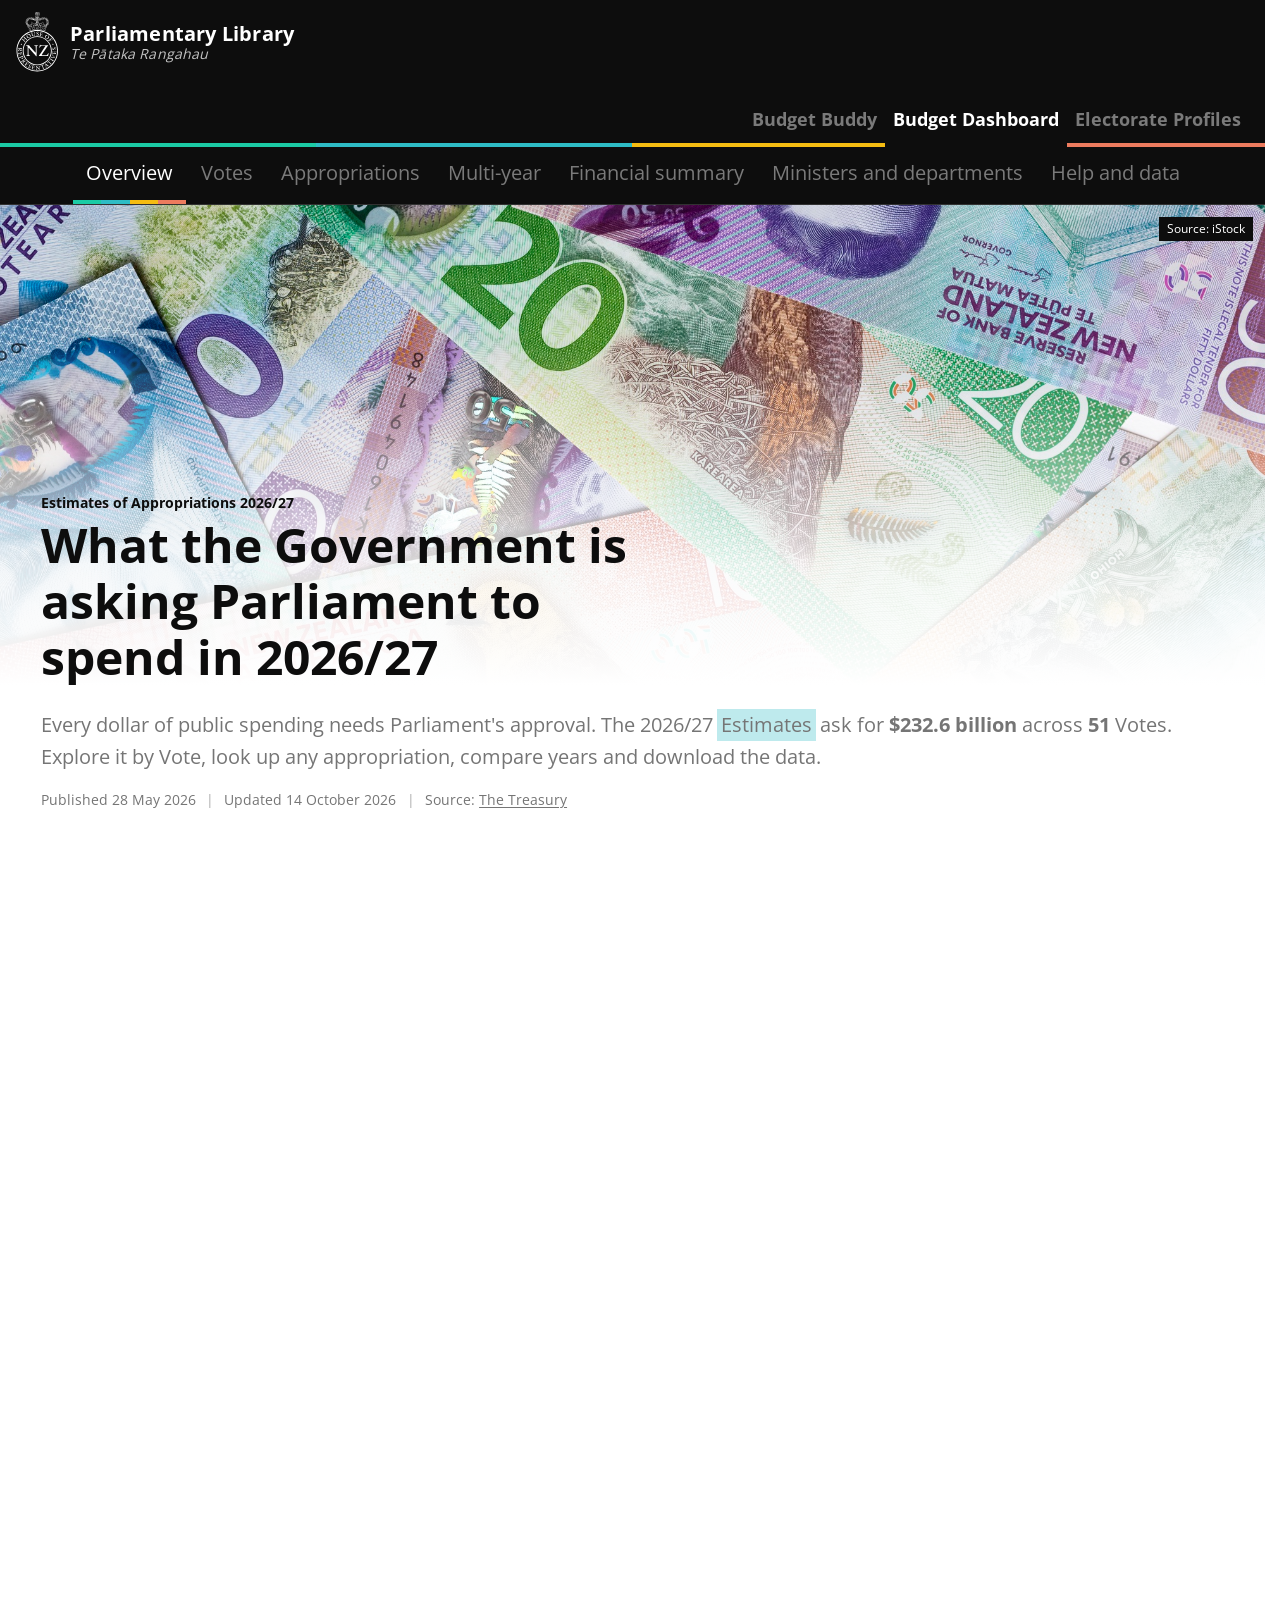
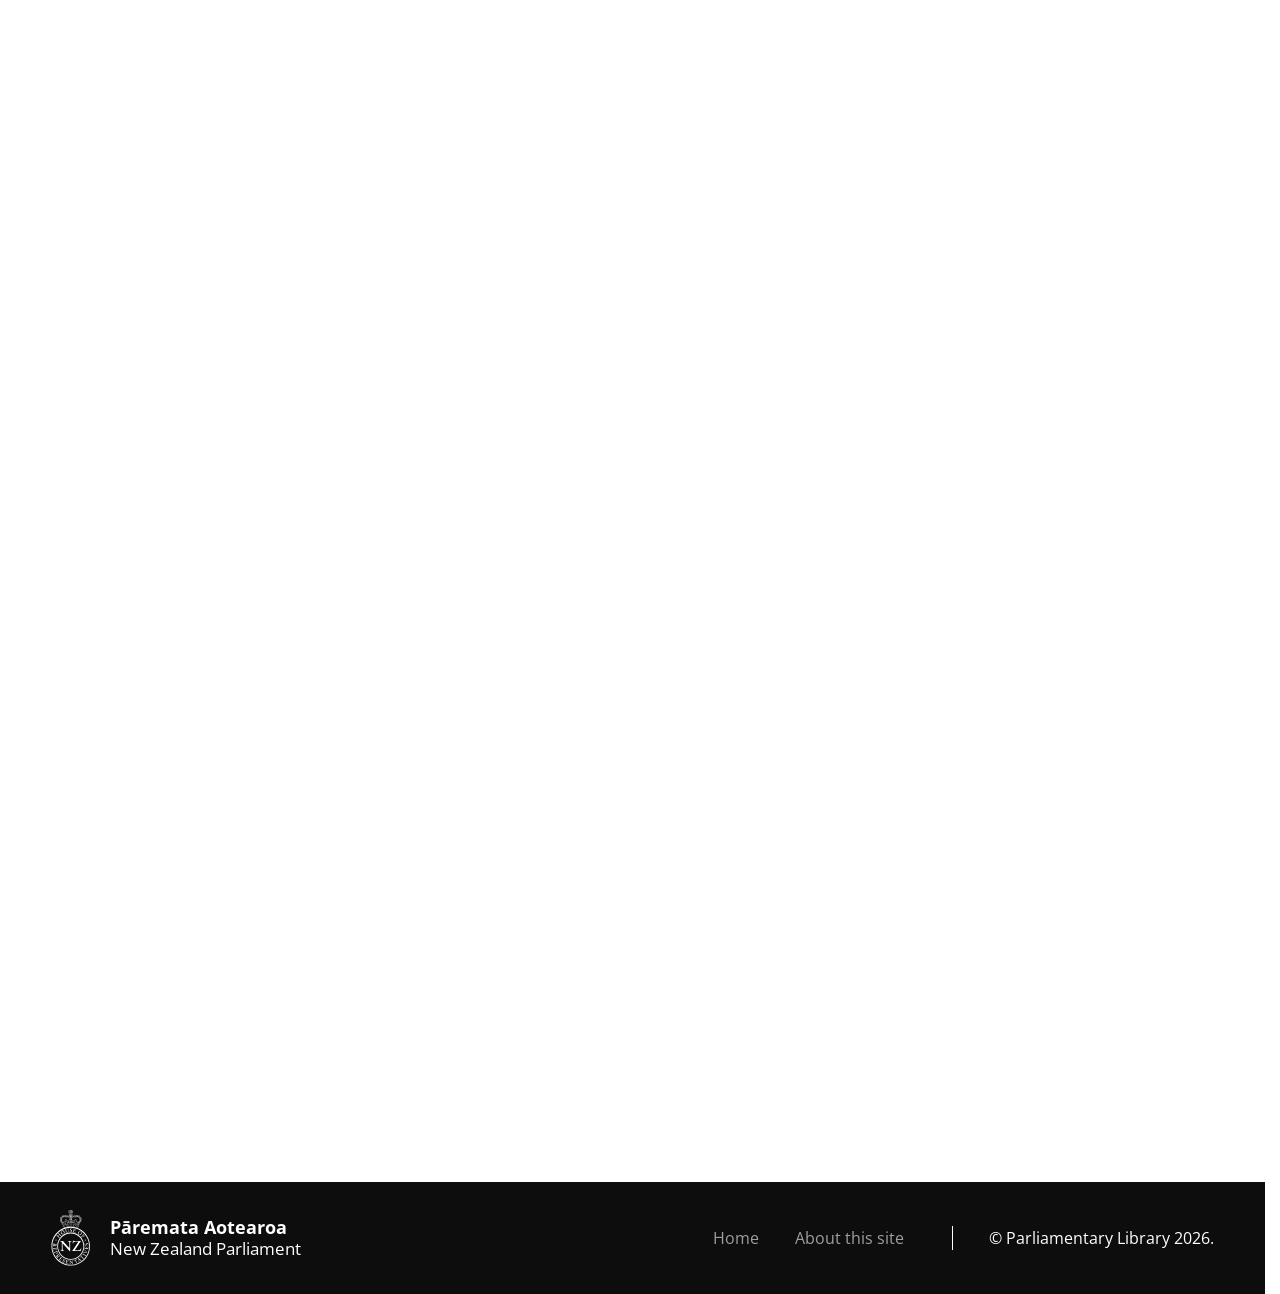
<file: budget_dashboard.html>
<!doctype html>
<html lang="en-NZ">
<head>
  <meta charset="utf-8" />
  <meta name="viewport" content="width=device-width,initial-scale=1" />
  <meta name="description" content="Explore the 2026/27 Estimates of Appropriations: spending by Vote, every appropriation, multi-year
                                    appropriations, trends and downloadable data.">
  <meta http-equiv="Content-Security-Policy"
        content=" default-src 'self';
                  img-src 'self' data: blob:;
                  style-src 'self';
                  script-src 'self';
                  object-src 'none';
                  base-uri 'self';
                  form-action 'none'">
  <title>Parliamentary library: Budget 2026/27 dashboard</title>
  <link rel="stylesheet" href="css/font-awesome-all-min.css">
  <link rel="stylesheet" href="css/budget_dashboard.css" />
  <link rel="stylesheet" href="css/charts.css" />
  <link rel="stylesheet" href="css/base.css" />
</head>
<body>
  <a class="skip" href="#main">Skip to main content</a>

  <!-- HEADER: crest, Library name and the main nav -->
  <header class="site-header">
  <a class="header-left" href="index.html">
    <img src="assets/images/logo-nzp-white.svg" alt="Website Logo">
      <div class="header-brand-text">
        <span class="site-title">Parliamentary Library</span>
        <span class="site-sub-title">Te Pātaka Rangahau</span>
      </div>
  </a>
    <div class="header-panel">
    <nav class="site-nav" id="top-nav" aria-label="Parliamentary Library tools">
      <button type="button" id="top-menu-btn" class="top-menu-btn" aria-expanded="false" aria-controls="top-menu-links">
        <span id="top-menu-current"></span>
        <i class="fa-solid fa-bars" aria-hidden="true"></i>
      </button>
      <div class="top-menu-links" id="top-menu-links">
        <a href="budget_buddy.html" class="nav-tab">Budget Buddy</a>
        <a href="budget_dashboard.html" class="nav-tab is-active">Budget Dashboard</a>
        <a href="electorate_profiles.html" class="nav-tab">Electorate Profiles</a>
      </div>
    </nav>
    </div>
  </header>

    <!-- HEADER: dashboard's tabs -->
    <header class="sub-header">
      <div class="wrap header-inner">
        <button type="button" id="menu-btn" class="menu-btn" aria-expanded="false" aria-controls="site-nav">
      <span id="menu-current" class="menu-current"></span>
      <i class="fa-solid fa-chevron-down" aria-hidden="true"></i>
    </button>
        <nav id="site-nav" class="site-nav" aria-label="Budget 2026/27 dashboard">
          <ul>
            <li><a href="#/" data-nav="overview">Overview</a></li>
            <li><a href="#/votes" data-nav="votes">Votes</a></li>
            <li><a href="#/appropriations" data-nav="appropriations">Appropriations</a></li>
            <li><a href="#/multi-year" data-nav="multi-year">Multi-year</a></li>
            <li><a href="#/summary" data-nav="summary">Financial summary</a></li>
            <li><a href="#/people" data-nav="people">Ministers and departments</a></li>
            <li><a href="#/help" data-nav="help">Help and data</a></li>
          </ul>
        </nav>
      </div>
    </header>


    <main id="main">
      <!-- OVERVIEW PAGE -->
       <section id="page-overview" class="page" hidden>
                <div class="hero-banner">
          <img class="hero-banner-image" src="assets\images\new-zealand-money-currency-or-cash-istock.D7cXMw.jpg" alt="New Zealand Currency" width="1600" height="600" />
          <div class="wrap hero-banner-text">
            <p class="kicker">Estimates of Appropriations 2026/27</p>
            <h1 tabindex="-1">What the Government is asking Parliament to spend in 2026/27</h1>
          </div>
          <p class="hero-banner-credit">Source: iStock</p>
        </div>

        <div class="wrap">
          <p class="lede">Every dollar of public spending needs Parliament's approval. The 2026/27 <button type="button" class="term" data-term="estimates">Estimates</button> ask for <b data-fill="total-all"></b> across <b data-fill="vote-count"></b> Votes. Explore it by Vote, look up any appropriation, compare years and download the data.</p>
          <p class="dateline">Published <span data-fill="published"></span> <span aria-hidden="true">|</span> Updated <span data-fill="updated"></span> <span aria-hidden="true">|</span> Source: <a data-source-link="estimates" href="#">The Treasury</a></p>

           <!-- Overview: Key figures -->
          <div class="stat-cards">
            <article class="stat-card">
              <h3 class="stat-title">Total appropriations 2026/27</h3>
              <p class="stat-value" data-fill="total-all"></p>
              <p class="stat-unit">All Votes <a class="note-ref" href="#note-total" aria-label="Note 1">1</a></p>
            </article>
            <article class="stat-card">
              <h3 class="stat-title">Excluding identified transfers</h3>
              <p class="stat-value" data-fill="total-ex"></p>
              <p class="stat-unit">Without the <span data-fill="transfer-amount"></span> of asset transfers <a class="note-ref" href="#note-transfers" aria-label="Note 2">2</a></p>
            </article>
            <article class="stat-card">
              <h3 class="stat-title">Per person</h3>
              <p class="stat-value" data-fill="per-person"></p>
              <p class="stat-unit">Excluding transfers <a class="note-ref" href="#note-perperson" aria-label="Note 3">3</a></p>
            </article>
            <article class="stat-card">
              <h3 class="stat-title">Revenue from all Votes</h3>
              <p class="stat-value" data-fill="revenue"></p>
              <p class="stat-unit">Of which tax <span data-fill="tax"></span> <a class="note-ref" href="#note-revenue" aria-label="Note 4">4</a></p>
            </article>
          </div>

          <div class="controls-bar" role="group" aria-label="Options for the charts on this page">
            <label class="check"><input type="checkbox" data-setting="transfers" /> Include identified transfers</label>
            <button type="button" class="info" data-term="transfer" aria-label="What are identified transfers?">?</button>
          </div>

          <!-- Overview: Spending by Vote -->
          <section class="section-block" aria-labelledby="ov-votes-h">
            <div class="section-head">
              <h2 id="ov-votes-h">Spending by Vote</h2>
              <fieldset class="seg seg-small">
                <legend class="sr-only">Show boxes for</legend>
                <label><input type="radio" name="ov-group" value="vote" checked /> <span>Votes</span></label>
                <label><input type="radio" name="ov-group" value="sector" /> <span>Sectors</span></label>
              </fieldset>
            </div>
            <figure class="chart" id="fig-treemap">
              <figcaption class="chart-caption">Each box is a <button type="button" class="term" data-term="vote">Vote</button>, sized by its 2026/27 appropriations and coloured by <button type="button" class="term" data-term="sector">sector</button>. Select a box to open that Vote. Amounts in $000.</figcaption>
              <ul class="legend" id="sector-legend" aria-label="Sector colours"></ul>
              <div class="chart-body">
                <div id="ov-treemap"  class="treemap" role="group" aria-label="Spending by Vote, box chart"></div>
                <div class="small-key" data-small-key="ov-treemap" hidden></div>
              </div>
              <div class="chart-foot" data-chart-tools="ov-treemap"></div>
            </figure>
          </section>

          <div class="grid-2">
            <!-- Overview: What the money is for -->
            <section class="section-block" aria-labelledby="ov-type-h">
              <h2 id="ov-type-h">What the money is for</h2>
              <figure class="chart" id="fig-types">
                <figcaption class="chart-caption">2026/27 appropriations by type of spending, $000.</figcaption>
                <div class="chart-body" id="ov-types"></div>
                <div class="chart-foot" data-chart-tools="ov-types"></div>
              </figure>
            </section>
            <!-- Overview: Largest appropriations -->
            <section class="section-block" aria-labelledby="ov-largest-h">
              <h2 id="ov-largest-h">Largest appropriations</h2>
              <figure class="chart" id="fig-largest">
                <figcaption class="chart-caption">The ten largest single appropriations in 2026/27. Together they make up <span data-fill="top10-share"></span> of the total. Amounts in $000.</figcaption>
                <div class="chart-body" id="ov-largest"></div>
                <div class="chart-foot" data-chart-tools="ov-largest"></div>
              </figure>
            </section>
          </div>

          <!-- Overview: Spending and revenue over time -->
          <section class="section-block" aria-labelledby="ov-trend-h">
            <h2 id="ov-trend-h">Spending and revenue over time</h2>
            <figure class="chart" id="fig-trend">
              <figcaption class="chart-caption">Total appropriations spending and revenue, 2021/22 to 2029/30, $000. Years after 2026/27 are <button type="button" class="term" data-term="forecast">forecasts</button>.</figcaption>
              <ul class="legend" id="trend-legend" aria-label="Chart key"></ul>
              <div class="chart-body" id="ov-trend"></div>
              <div class="chart-foot" data-chart-tools="ov-trend"></div>
            </figure>
          </section>

          <!-- Overview: Biggest changes from 2025/26 -->
          <section class="section-block" aria-labelledby="ov-change-h">
            <h2 id="ov-change-h">Biggest changes from 2025/26</h2>
            <figure class="chart" id="fig-change">
              <figcaption class="chart-caption">Change in each Vote between 2025/26 <button type="button" class="term" data-term="finalbudgeted">final budgeted</button> and the 2026/27 Budget. The ten largest increases and decreases, $000.</figcaption>
              <div class="chart-body" id="ov-change"></div>
              <div class="chart-foot" data-chart-tools="ov-change"></div>
            </figure>
          </section>

          <!-- Overview: Explore further -->
          <section class="section-block" aria-labelledby="ov-more-h">
            <h2 id="ov-more-h">Explore further</h2>
            <ul class="link-list">
              <li><a href="#/votes">All 51 Votes</a> <span>Compare Votes, then open one for its trend, appropriations and Ministers.</span></li>
              <li><a href="#/appropriations">Search every appropriation</a> <span>Filter by Vote, type, Minister or department and download the results.</span></li>
              <li><a href="#/summary">Financial summary</a> <span>Actuals, budgets and forecasts for each Vote from 2021/22 to 2029/30.</span></li>
              <li><a href="#/help#process">How the Budget passes Parliament</a> <span>From Budget day to the Appropriation Bill and Supplementary Estimates.</span></li>
            </ul>
          </section>

          <!-- Overview: Notes and sources -->
          <section class="notes" aria-labelledby="ov-notes-h">
            <h2 id="ov-notes-h">Notes and sources</h2>
            <ol id="ov-notes"></ol>
            <div data-cite></div>
          </section>
        </div>
      </section>

      <!-- VOTES PAGE -->
    <section id="page-votes" class="page" hidden>
      <div class="wrap">
        <div class="page-head">
          <h1 tabindex="-1">Votes</h1>
          <p class="lede">A <button type="button" class="term" data-term="vote">Vote</button> is a group of appropriations managed by one department. Compare all <span data-fill="vote-count"></span> Votes, then open one for more detail.</p>
        </div>
        <div class="filters" role="search" aria-label="Filter Votes">
          <label>Search <input type="search" id="votes-search" placeholder="Vote name" autocomplete="off" /></label>
          <label>Sector <select id="votes-sector"></select></label>
          <label class="check"><input type="checkbox" data-setting="transfers" /> Include identified transfers</label>
        </div>
        <p class="result-summary" id="votes-summary" role="status"></p>
        <p class="small table-note" id="votes-note"></p>
        <div class="table-scroll" tabindex="0" aria-labelledby="votes-caption">
          <table class="data-table sortable" id="votes-table">
            <caption id="votes-caption" class="sr-only">Votes, 2026/27</caption>
          </table>
        </div>
        <div class="table-actions">
          <button type="button" class="btn-small" id="votes-csv">Download this table (CSV)</button>
        </div>
        <p class="source" data-source="estimates"></p>
      </div>
    </section>

      <!-- APPROPRIATIONS PAGE -->
    <section id="page-appropriations" class="page" hidden>
      <div class="wrap">
        <div class="page-head">
          <h1 tabindex="-1">Appropriations</h1>
          <p class="lede">Search and filter every <button type="button" class="term" data-term="appropriation">appropriation</button> in the 2026/27 Estimates. Select one to see its scope, figures and responsible Minister. Your filters are saved in the page address, so you can bookmark or share a search.</p>
        </div>
        <div class="filters" role="search" aria-label="Filter appropriations">
          <label class="filter-wide">Search <input type="search" id="ap-search" placeholder="Name, scope, Minister or department" autocomplete="off" /></label>
          <label>Sector <select id="ap-sector" data-filter="sector"></select></label>
          <label>Vote <select id="ap-vote" data-filter="vote"></select></label>
          <label>Type <select id="ap-type" data-filter="type"></select></label>
          <label>Portfolio <select id="ap-portfolio" data-filter="portfolio"></select></label>
          <label>Department <select id="ap-department" data-filter="department"></select></label>
          <label>Show <select id="ap-level" data-filter="level">
              <option value="top">Appropriations</option>
              <option value="all">Appropriations and categories</option>
              <option value="category">MCA categories only</option>
          </select></label>
          <label class="check"><input type="checkbox" data-setting="transfers" /> Include identified transfers</label>
          <div class="filter-actions">
            <button type="button" class="btn-small" id="ap-reset">Clear filters</button>
          </div>
        </div>
        <p class="result-summary" id="ap-summary" role="status"></p>
        <div class="table-scroll" tabindex="0" aria-labelledby="ap-caption">
          <table class="data-table sortable" id="ap-table">
            <caption id="ap-caption" class="sr-only">Appropriations matching your filters</caption>
          </table>
        </div>
        <div class="table-actions">
          <div class="pager" id="ap-pager"></div>
          <button type="button" class="btn-small" id="ap-csv">Download these results (CSV)</button>
        </div>
        <p class="source" data-source="estimates"></p>
      </div>
    </section>

    <!-- MULTI-YEAR PAGE -->
    <section id="page-multi-year" class="page" hidden>
      <div class="wrap">
        <div class="page-head">
          <h1 tabindex="-1">Multi-year appropriations</h1>
          <p class="lede"><button type="button" class="term" data-term="mya">Multi-year appropriations</button> cover projects that run for up to five years. The 2026/27 amount is the part expected to be spent this year. Select one to see how much has been used and how much is left.</p>
        </div>
        <!-- <dl class="key-figures key-figures-small" id="mya-figures"></dl> -->
        <div class="stat-cards" id="mya-figures"></div>
        <div class="filters" role="search" aria-label="Filter multi-year appropriations">
          <label class="filter-wide">Search <input type="search" id="mya-search" placeholder="Name, Vote or Minister" autocomplete="off" /></label>
          <label>Vote <select id="mya-vote"></select></label>
          <label>Type <select id="mya-type"></select></label>
          <label>Ends <select id="mya-ends"></select></label>
        </div>
        <p class="result-summary" id="mya-summary" role="status"></p>
        <div class="table-scroll" tabindex="0" aria-labelledby="mya-caption">
          <table class="data-table sortable" id="mya-table">
            <caption id="mya-caption" class="sr-only">Multi-year appropriations</caption>
          </table>
        </div>
        <div class="table-actions">
          <div class="pager" id="mya-pager"></div>
          <button type="button" class="btn-small" id="mya-csv">Download these results (CSV)</button>
        </div>
        <p class="source" data-source="estimates"></p>
      </div>
    </section>

   <!-- FINANCIAL SUMMARY PAGE -->
      <section id="page-summary" class="page" hidden>
        <div class="wrap">
          <div class="page-head">
            <h1 tabindex="-1">Financial summary</h1>
            <p class="lede">
              Actual spending and revenue for past years, the 2026/27 Budget and forecasts, from the
              <button type="button" class="term" data-term="sfa">Summary of Financial Activity</button>
              in each Vote. Open a Vote to see its categories.
            </p>
            <p class="small">
              These are the Treasury's own Vote totals, so they include identified transfers and multi-year
              appropriations.
            </p>
          </div>
          <div class="filters" aria-label="Table options" role="group">
            <fieldset class="seg seg-small">
              <legend>Show</legend>
              <label>
                <input type="radio" name="sfa-side" value="Appropriations" checked />
                <span>Appropriations</span>
              </label>
              <label>
                <input type="radio" name="sfa-side" value="Revenue" />
                <span>Revenue</span>
              </label>
            </fieldset>
            <label>
              Sector
              <select id="sfa-sector"></select>
            </label>
            <label>
              Vote
              <select id="sfa-vote"></select>
            </label>
            <fieldset class="seg seg-small">
              <legend>Units</legend>
              <label>
                <input type="radio" name="sfa-unit" value="k" checked />
                <span>$000</span>
              </label>
              <label>
                <input type="radio" name="sfa-unit" value="m" />
                <span>$ million</span>
              </label>
            </fieldset>
          </div>
          <div class="table-actions table-actions-top">
            <div class="button-row">
              <button type="button" class="btn-small" id="sfa-open-all">Open all Votes</button>
              <button type="button" class="btn-small" id="sfa-close-all">Close all</button>
            </div>
            <div class="button-row">
              <button type="button" class="btn-small" id="sfa-csv">Download (CSV)</button>
              <button type="button" class="btn-small" id="sfa-copy">Copy for Excel</button>
            </div>
          </div>
          <p class="msg" id="sfa-msg" role="status"></p>
          <div class="table-scroll table-scroll-tall" tabindex="0" aria-labelledby="sfa-caption">
            <table class="data-table pivot" id="sfa-table">
              <caption id="sfa-caption" class="sr-only">
                Summary of Financial Activity by Vote
              </caption>
            </table>
          </div>
          <div class="key-explain">
            <h2>Reading the columns</h2>
            <dl class="defs">
              <dt>Actual</dt>
              <dd>Audited spending or revenue for 2021/22 to 2024/25.</dd>
              <dt>Final budgeted</dt>
              <dd>The 2025/26 amount after the Supplementary Estimates.</dd>
              <dt>Estimated actual</dt>
              <dd>What departments expect to have spent or received by the end of 2025/26.</dd>
              <dt>Budget</dt>
              <dd>The 2026/27 amount Parliament is asked to approve.</dd>
              <dt>Forecast</dt>
              <dd>Estimates for later years. Not approved by Parliament and likely to change.</dd>
            </dl>
          </div>
          <p class="source" data-source="estimates"></p>
        </div>
      </section>

      <!-- MINISTERS AND DEPARTMENTS PAGE -->
      <section id="page-people" class="page" hidden>
        <div class="wrap">
          <div class="page-head">
            <h1 tabindex="-1">Ministers and departments</h1>
            <p class="lede">
              Who is responsible for each appropriation. Ministers are listed by
              <button type="button" class="term" data-term="portfolio">portfolio</button>, departments by the agency that administers the money.</p>
          </div>
          <nav class="tabs" aria-label="Ministers or departments">
            <ul>
              <li><a href="#/people/ministers" data-tab="ministers">Ministers</a></li>
              <li><a href="#/people/departments" data-tab="departments">Departments</a></li>
            </ul>
          </nav>
          <div class="filters" role="search" aria-label="Filter the list">
            <label class="filter-wide">
              Search
              <input type="search" id="people-search" autocomplete="off" />
            </label>
          </div>
          <p class="result-summary" id="people-summary" role="status"></p>
          <div class="table-scroll" tabindex="0" aria-labelledby="people-caption">
            <table class="data-table sortable" id="people-table">
              <caption id="people-caption" class="sr-only"></caption>
            </table>
          </div>
          <p class="small" id="people-note"></p>
          <div class="table-actions">
            <button type="button" class="btn-small" id="people-csv">Download this table (CSV)</button>
          </div>
        </div>
      </section>

      <!-- DETAIL PAGE: one Vote, Minister or department -->
      <section id="page-detail" class="page" hidden>
        <div class="wrap" id="detail"></div>
      </section>

      <!-- HELP AND DATA PAGE -->
      <section id="page-help" class="page" hidden>
        <div class="wrap">
          <div class="page-head">
            <h1 tabindex="-1">Help and data</h1>
            <p class="lede">
              How the Budget passes Parliament, how to read the figures, what the words mean, and the data
              behind this dashboard.
            </p>
          </div>
          <div class="with-toc">
          <nav class="information-nav" aria-label="On this page">
            <a class="nav-tab" href="#/help#process">How the Budget passes Parliament</a>
            <a class="nav-tab" href="#/help#reading">Reading the figures</a>
            <a class="nav-tab" href="#/help#glossary">Glossary</a>
            <a class="nav-tab" href="#/help#data">Data and downloads</a>
            <a class="nav-tab" href="#/help#sources">Sources</a>
            <a class="nav-tab" href="#/help#cite">How to cite</a>
            <a class="nav-tab" href="#/help#contact">Contact</a>
          </nav>
            <div class="article">
              <!-- Help: How the Budget passes Parliament -->
              <section id="process" aria-labelledby="process-h">
                <h2 id="process-h">How the Budget passes Parliament</h2>
                <!-- IMAGE: Help page photo -->
                <figure class="article-image">
                  <img
                    src="assets\images\New_Zealand_House_of_Representatives_debating_chamber.jpg"
                    alt="Placeholder: photo of the New Zealand House of Representativesdebating chamber"
                    width="1500"
                    height="1000"
                  />
                  <figcaption>Source: Wikimedia Commons</figcaption>
                </figure>
                <ol class="process" id="process-list"></ol>
              </section>

              <!-- Help: Reading the figures -->
              <section id="reading" aria-labelledby="reading-h">
                <h2 id="reading-h">Reading the figures</h2>
                <h3>Appropriations are limits, not spending</h3>
                <p>
                  An appropriation is the most a department can spend for a purpose. Actual spending is
                  usually lower. Appropriations also include capital spending and transfers, so the total is
                  not the same as the Government's expenses in its financial statements.
                </p>
                <h3>Identified transfers</h3>
                <p>
                  Some appropriations move assets or money between parts of the government rather than paying
                  for services. In 2026/27 the largest is the
                  <span data-fill="largest-transfer"></span>
                  transfer of school property assets to the New Zealand School Property Agency. Most totals on
                  this site leave identified transfers out. Tick "Include identified transfers" to add them
                  back.
                </p>
                <h3>Multi-category appropriations</h3>
                <p>
                  A multi-category appropriation (MCA) is shown once as a total and again as its categories.
                  Adding both together counts the money twice, so totals on this site use the MCA total only.
                </p>
                <h3>Units and rounding</h3>
                <p>
                  The Estimates show amounts in $000 (thousands of dollars). Tables and charts on this site
                  use $000 too, so they can be checked against the Vote documents. The key figures at the top
                  of pages are rounded to $ billion or $ million so they are easy to read.
                </p>
                <h3>Which year is compared</h3>
                <p>
                  Changes compare the 2026/27 Budget with the 2025/26 final budgeted amount (after the
                  Supplementary Estimates). This is the comparison the Treasury uses in the Vote documents.
                </p>
                <h3>Sectors</h3>
                <p>
                  Sectors are the groupings used in the Estimates. Each Vote's Summary of Financial Activity
                  names its sector. The full list is below.
                </p>
                <div class="table-scroll">
                  <table class="data-table" id="sector-table">
                    <caption>
                      Votes in each sector
                    </caption>
                  </table>
                </div>
              </section>

              <!-- Help: Glossary -->
              <section id="glossary" aria-labelledby="glossary-h">
                <h2 id="glossary-h">Glossary</h2>
                <label>
                  Search the glossary
                  <input type="search" id="gloss-search" autocomplete="off" />
                </label>
                <p class="small" id="gloss-count" role="status"></p>
                <dl class="glossary" id="gloss-list"></dl>
              </section>

              <!-- Help: Data and downloads -->
              <section id="data" aria-labelledby="data-h">
                <h2 id="data-h">Data and downloads</h2>
                <p>
                  The Library read the data from the Vote documents of the Treasury's Estimates of
                  Appropriations 2026/27 and checked that each Vote adds up to its published totals. All
                  amounts are in $000. Each file can be opened in Excel.
                </p>
                <ul class="downloads" id="download-list"></ul>
              </section>

              <!-- Help: Sources -->
              <section id="sources" aria-labelledby="sources-h">
                <h2 id="sources-h">Sources</h2>
                <ul class="source-list" id="source-list"></ul>
              </section>

              <!-- Help: How to cite -->
              <section id="cite" aria-labelledby="cite-h">
                <h2 id="cite-h">How to cite</h2>
                <div data-cite></div>
              </section>

              <!-- Help: Contact -->
              <section id="contact" aria-labelledby="contact-h">
                <h2 id="contact-h">Contact</h2>
                <p>
                  Questions about this dashboard or the data:
                  <u><a href="mailto:parlinfo@parliament.govt.nz?subject=Parliament%20Library%20Budget%20Dashboard%20Questions">parlinfo@parliament.govt.nz</a></u>. Members of
                  Parliament and their staff can also ask the Library for research on the Budget.
                </p>
              </section>
            </div>
          </div>
        </div>
      </section>

      <!-- PAGE NOT FOUND -->
      <section id="page-notfound" class="page" hidden>
        <div class="wrap">
          <div class="page-head">
            <h1 tabindex="-1">Page not found</h1>
            <p class="lede">We couldn't find that page. It may have moved after a data update.</p>
            <p><a class="btn" href="#/">Go to the overview</a></p>
          </div>
        </div>
      </section>
    </main>

    <!-- POP-UPS: glossary and chart pop-up, appropriation pop-up, chart tooltip -->
    <dialog id="pop" aria-labelledby="pop-title">
      <div class="pop-inner">
        <div class="pop-head">
          <h2 id="pop-title"></h2>
          <button type="button" class="btn-small" data-close>Close</button>
        </div>
        <div id="pop-body"></div>
      </div>
    </dialog>

    <dialog class="item-pop" id="item-pop" aria-labelledby="item-title">
      <header class="item-head" id="item-head"></header>
      <div class="item-inner">
        <div id="item-body"></div>
      </div>
    </dialog>

    <div id="tooltip" class="tooltip" role="tooltip" hidden></div>

    <!-- FOOTER -->
<footer class="site-footer">
  <div class="site-footer-brand">
    <img src="assets/images/logo-nzp-white.svg" alt="">
    <div class="site-footer-brand-text">
      <span class="site-footer-brand-title">Pāremata Aotearoa</span>
      <span class="site-footer-brand-sub">New Zealand Parliament</span>
    </div>
  </div>
  <nav class="site-footer-nav" aria-label="Footer">
    <a href="index.html">Home</a>
    <a href="index.html#about-site">About this site</a>
  </nav>
  <p class="site-footer-copyright">© Parliamentary Library 2026.</p>
</footer>

<script src="data/budget_dashboard_metadata.js"></script>
<script src="data/budget_data.js"></script>
<script src="scripts/shared_functions/utility_functions.js"></script>
<script src="scripts/shared_functions/budget_calculations.js"></script>
<script src="scripts/shared_functions/csv_functions.js"></script>
<script src="scripts/shared_functions/treemap_creation.js"></script>
<script src="scripts/shared_functions/tooltips.js"></script>
<script src="scripts/shared_functions/table_functions.js"></script>
<script src="scripts/shared_functions/chart_creation.js"></script>
<script src="scripts/budget_dashboard.js"></script>

  </body>
</html>
</file>
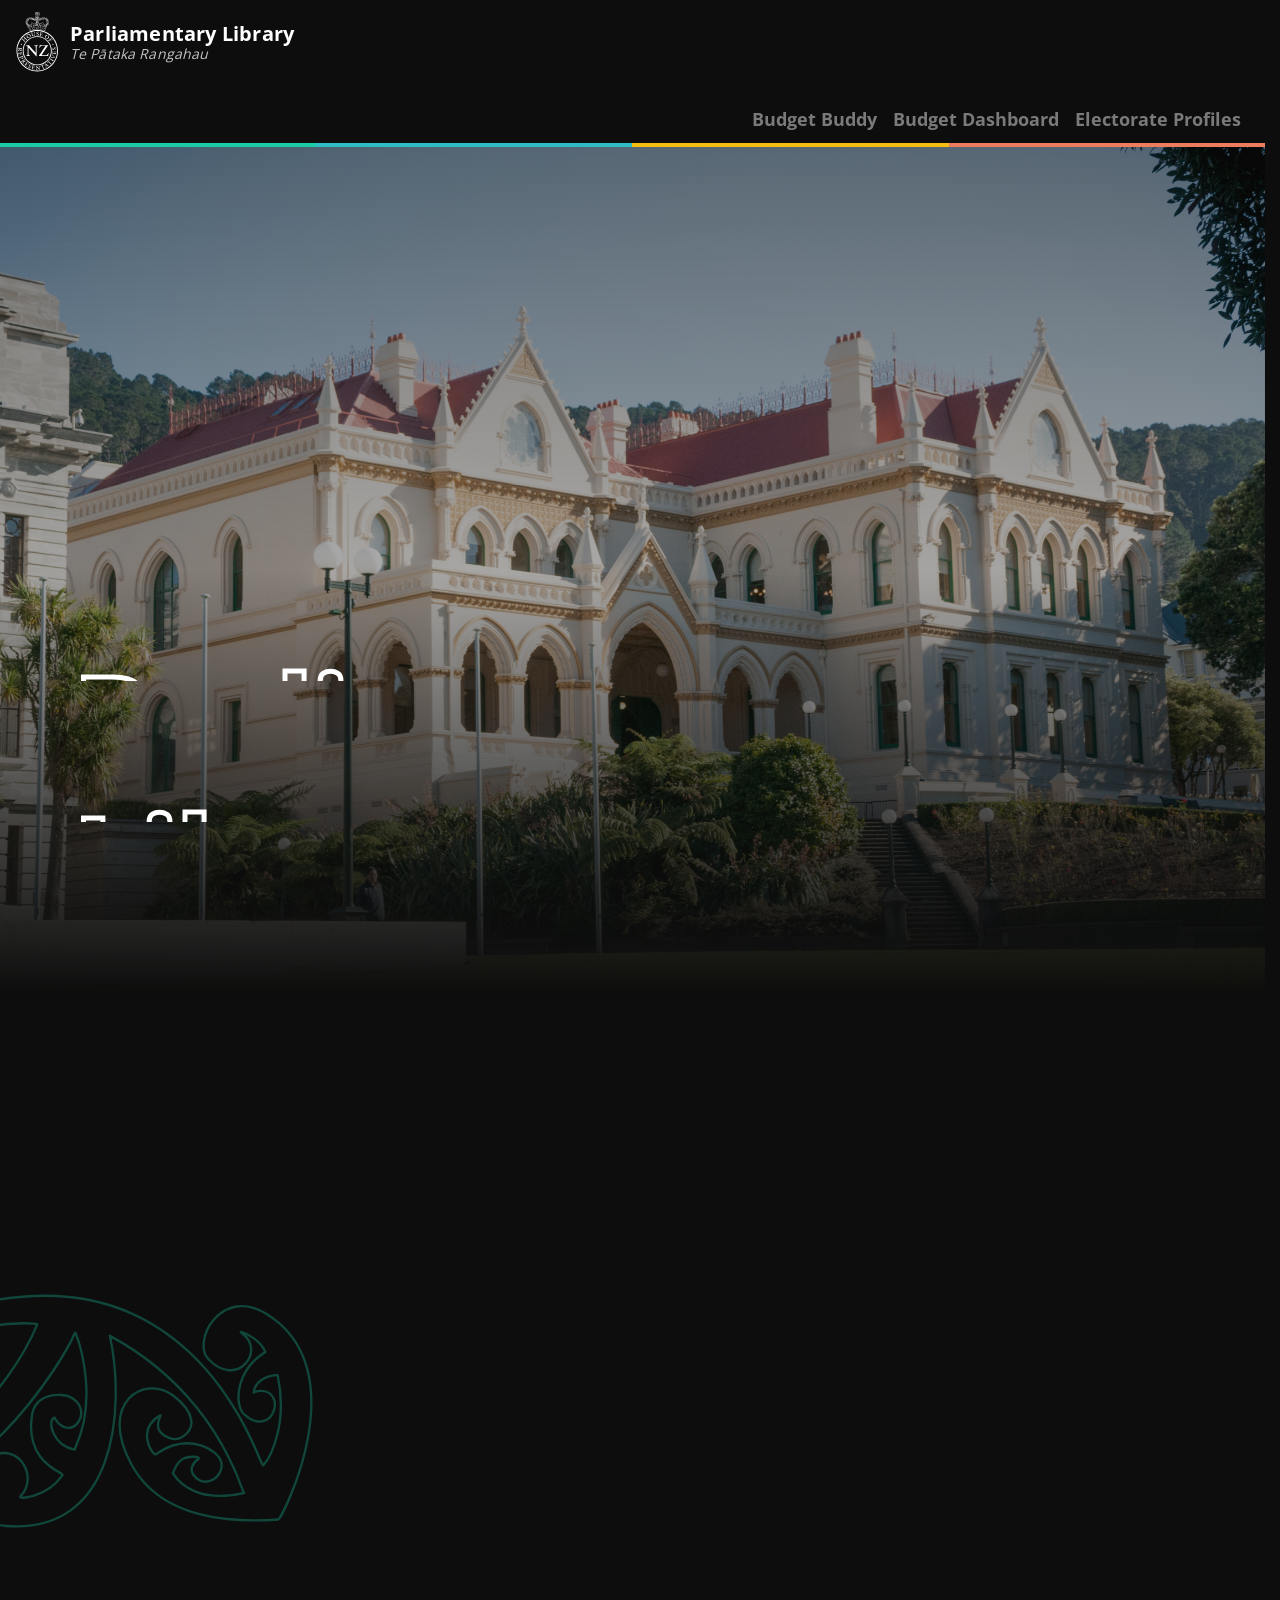
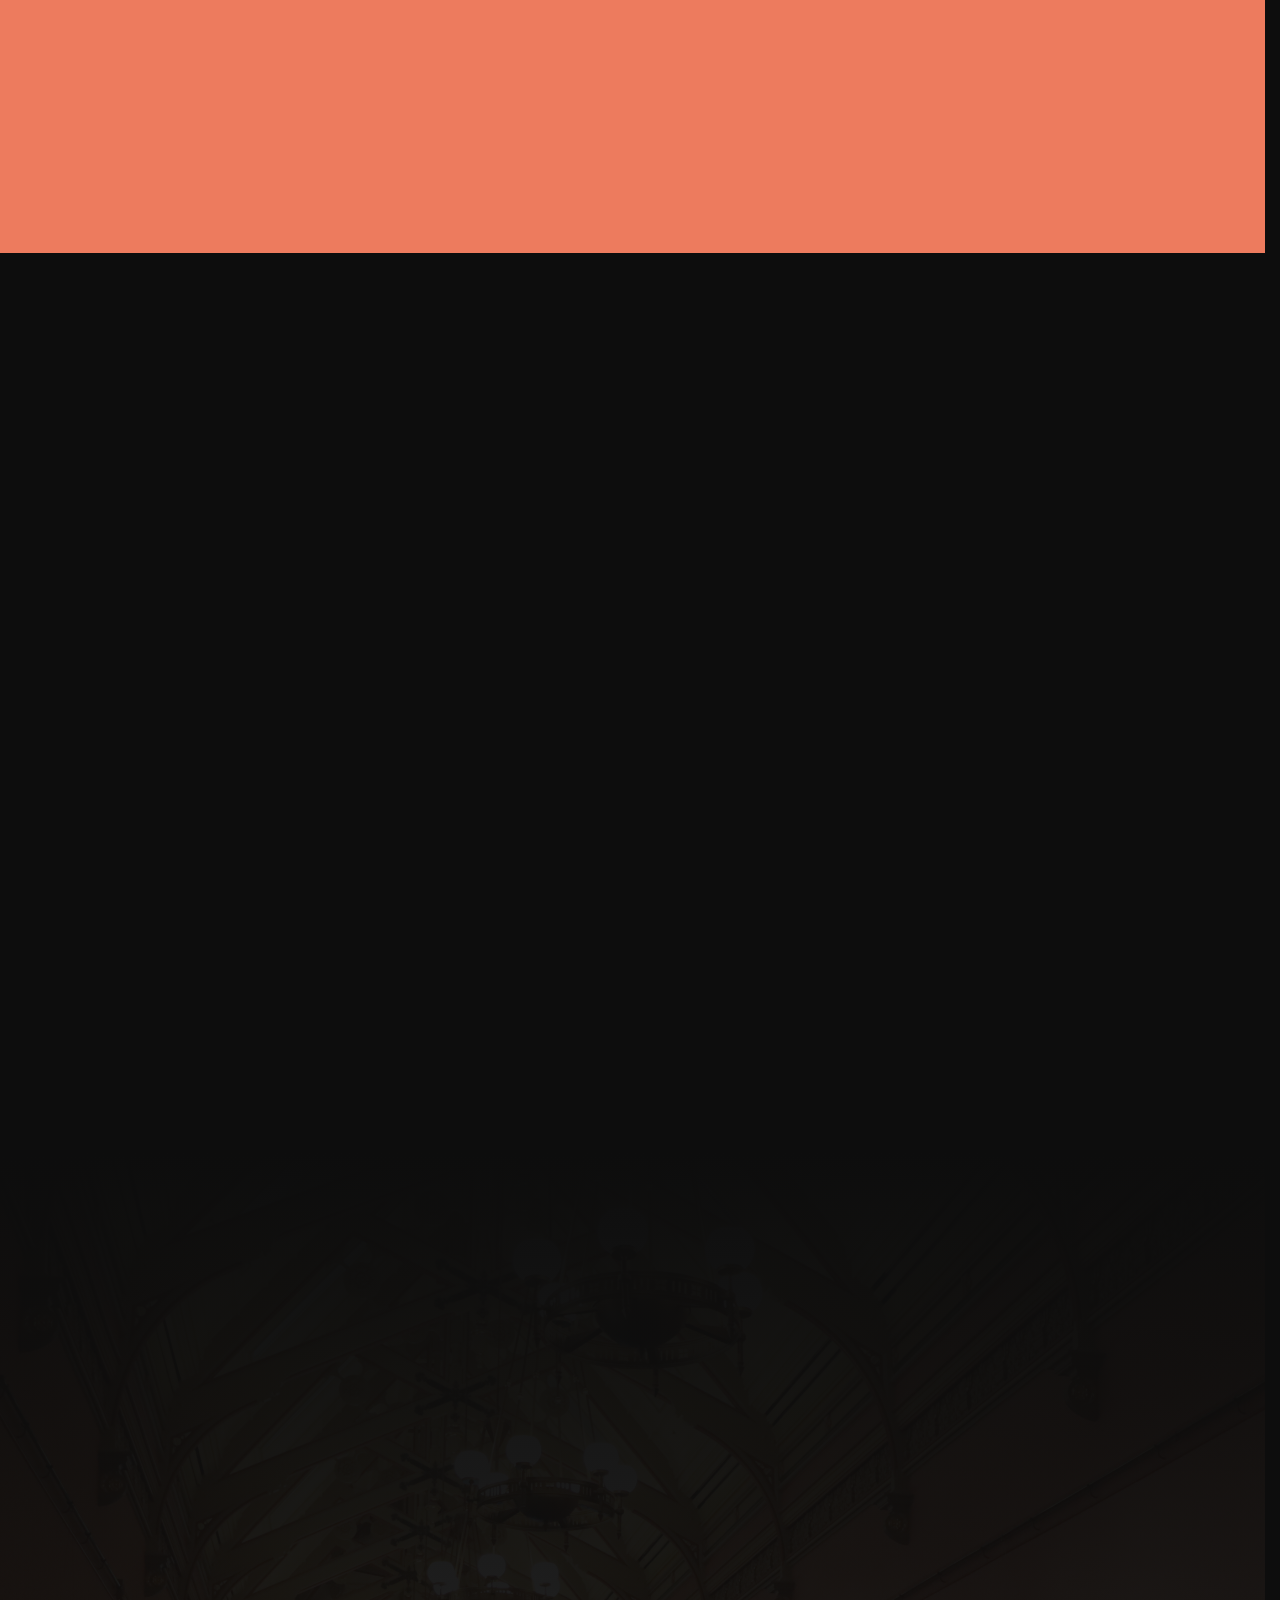
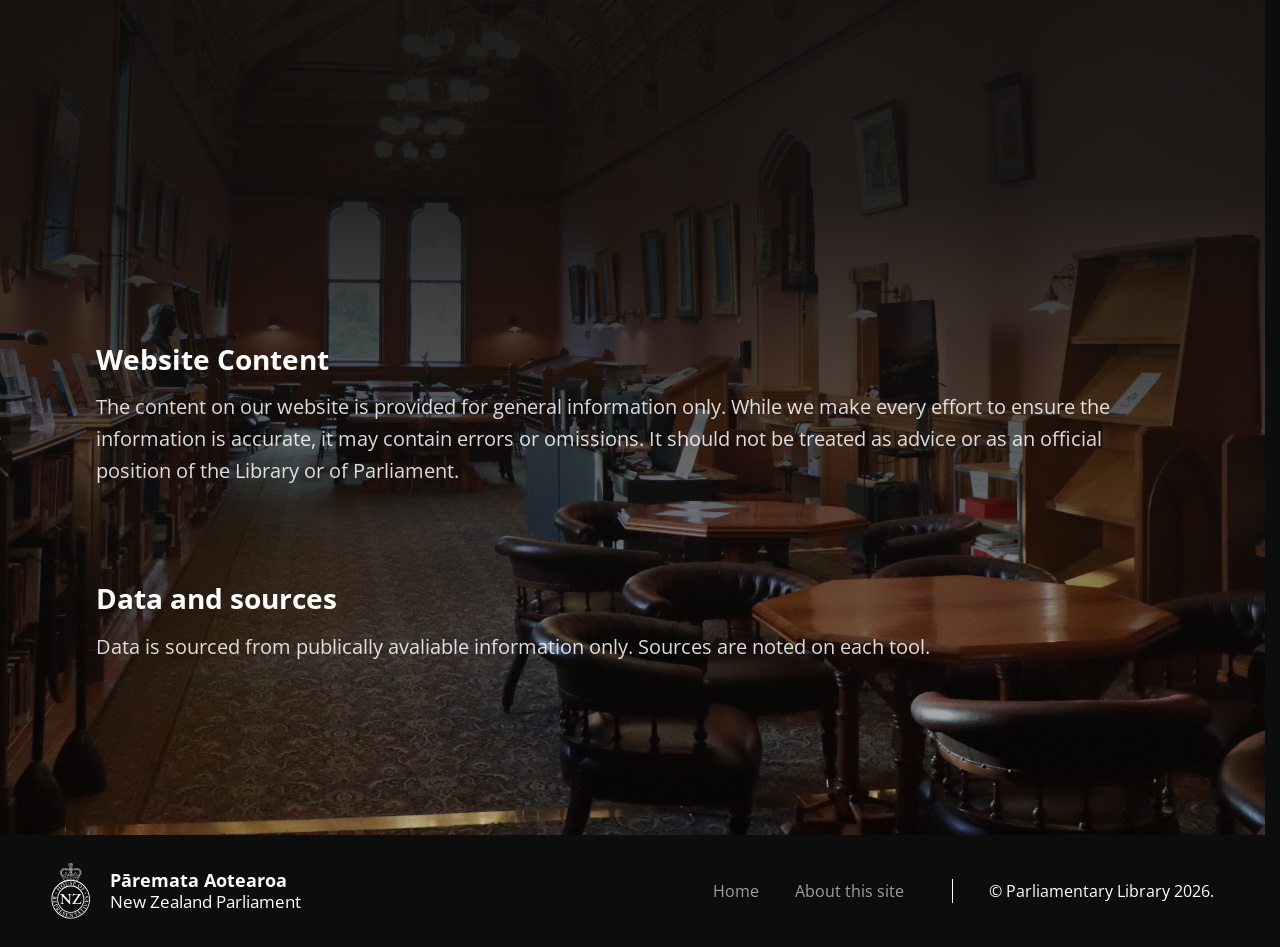
<file: home.html>
<!DOCTYPE html>
<html lang="en">
<head>
  <meta charset="UTF-8">
  <meta name="viewport" content="width=device-width, initial-scale=1, viewport-fit=cover">
  <meta name="description" content="Home Page for the Parliamentary Library Website">
  <meta http-equiv="Content-Security-Policy"
        content=" default-src 'self';
                  img-src 'self' data: blob:;
                  style-src 'self';
                  script-src 'self';
                  object-src 'none';
                  base-uri 'self';
                  form-action 'none'">
  <title>Parliamentary Library Home</title>
  <link rel="stylesheet" href="css/font-awesome-all-min.css">
  <link rel="stylesheet" href="css/base.css">
  <link rel="stylesheet" href="css/electorate_profiles.css">
  <link rel="stylesheet" href="css/charts.css">
  <link rel="stylesheet" href="css/home.css">
</head>
<body>

<header class="site-header">
  <a class="header-left" href="home.html">
    <img src="assets/images/logo-nzp-white.svg" alt="Website Logo">
      <div class="header-brand-text">
        <span class="site-title">Parliamentary Library</span>
        <span class="site-sub-title">Te Pātaka Rangahau</span>
      </div>
  </a>

  <div class="header-panel">
<nav class="site-nav" id="top-nav" aria-label="Parliamentary Library tools">
  <button type="button" id="top-menu-btn" class="top-menu-btn" aria-expanded="false" aria-controls="top-menu-links">
    <span id="top-menu-current">Explore our tools</span>
    <i class="fa-solid fa-bars" aria-hidden="true"></i>
  </button>
  <div class="top-menu-links" id="top-menu-links">
    <a href="budget_buddy.html" class="nav-tab">Budget Buddy</a>
    <a href="budget_dashboard.html" class="nav-tab">Budget Dashboard</a>
    <a href="electorate_profiles.html" class="nav-tab">Electorate Profiles</a>
  </div>
</nav>
  </div>
</header>

<main>
  <section class="hero" id="hero-section">
    <div class="hero-background" id="hero-background"></div>
    <div class="hero-inner">
      <h1><span class="fill"><span>Parliamentary</span></span>
        <span class="fill"><span>Library</span></span></h1>
      <span class="sub">Research Services for Parliament</span>
    </div>
  </section>

  <section class="statement">
    <div class="koru-motif koru-motif-left" aria-hidden="true"></div>
    <p class="big" id="statement-text" data-fade>The Parliamentary Library is a working 
      library that provides research services for members of Parliament and parliamentary staff. 
      We also answer requests from the public for information on any aspect of Parliament.</p>
  </section>

  <section class="tools-intro" id="tools">
    <p class="lead" data-fade><span>We have created a pilot platform to share selected tools, 
                                    dashboards, maps and visualisations developed by the 
                                    Research Services Team.</span></p>
  </section>

  <div class="chapters">

    <section class="chapter accent-yellow">
      <div class="chapter-copy">
        <h2 class="chapter-title reveal">Budget<br>Dashboard</h2>
        <p class="chapter-description reveal">Explore the 2026-2027 Estimates of Appropriations, including spending by sector, individual appropriations, revenue sources, and multi-year financial trends.</p>
        <a class="chapter-link reveal" href="budget_dashboard.html">Visit page <span><i class="fa-solid fa-arrow-right-long"></i></span></a>
      </div>
      <div class="chapter-visual">
        <div class="visual-frame tilt-left-3">
          <div class="visual-tilt">
           <div class="photo-window tester-window" id="dashboard-window"></div>
            <p class="visual-caption">Estimates 2026–27</p>
            </div>
      </div>
      </section>

    <section class="chapter chapter accent-cyan">
      <div class="chapter-copy">
        <h2 class="chapter-title reveal">Budget<br>Buddy</h2>
        <p class="chapter-description reveal">A playful, interactive tool to see where the Government’s money comes from and how it is spent. </p>
        <p class="chapter-description reveal">Designed for exploration: play with the numbers to create your own Budget and 
                                              consider what it means for you. </p>
        <a class="chapter-link reveal" href="/budget_buddy.html">Visit page <span><i class="fa-solid fa-arrow-right-long"></i></span></a>
      </div>
            <div class="chapter-visual">
        <div class="visual-frame tilt-right-3" data-no-tilt>
          <div class="visual-tilt">
               <div class="photo-window budget-window">
              <span class="budget-label">Where every $100 goes:</span>
              <div class="budget-strip" id="budget-strip"></div>
              <p class="visual-caption">Budget Buddy: Spending at a glance</p>
            </div>
            
          </div>
        </div>
      </div>
    </section>

  <section class="chapter accent-coral">
      <div class="chapter-copy">
        <h2 class="chapter-title reveal">Electorate<br>Profiles</h2>
        <p class="chapter-description reveal">
         Want to learn more about the people, jobs, and lifestyles of your community?</p>
        <p class="chapter-description reveal"> Explore our electorate profiles for insights on the people, education, housing, work and 
          income of New Zealand’s seven Māori and 64 general electorates. All data is based on the 2023 Census. </p>
        <a class="chapter-link reveal" href="/electorate_profiles.html">Visit page <span><i class="fa-solid fa-arrow-right-long"></i></span></a>
      </div>
        <div class="chapter-visual">
        <div class="visual-frame tilt-left-2" data-no-tilt>
          <div class="visual-tilt">
            <div class="photo-window tester-window">
              <div class="stat-panel">
                  <h3 class="sr-only">Search for an Electorate...</h3>
                <div class="electorate-search" id="electorate-search-tester">
                  <div class="electorate-combobox" id="electorate-combobox-tester">
                    <input type="text" id="electorate-search-input-tester" class="electorate-search-input" role="combobox" aria-expanded="false" aria-autocomplete="list" aria-controls="electorate-options-list-tester" autocomplete="off" placeholder="Search general electorates…">
                    <button type="button" id="electorate-search-clear-tester" class="electorate-search-clear" aria-label="Clear search" tabindex="-1"><i class="fa-solid fa-xmark"></i></button>
                    <ul id="electorate-options-list-tester" class="electorate-options-list" role="listbox"></ul>
                  </div>
                </div>
                <br>
                <div class="stat-cards">
                  <article class="stat-card">
                    <h3 class="stat-title">Total population</h3>
                    <p class="stat-year">2023</p>
                    <p class="stat-value" data-stat="totalPopulation">–</p>
                    <p class="stat-unit">People</p>
                  </article>

                  <article class="stat-card">
                    <h3 class="stat-title">Gender status</h3>
                    <p class="stat-year">2023</p>
                    <p class="stat-value" data-stat="genderSplit">–</p>
                    <p class="stat-unit">Male / Female / Another Gender</p>
                  </article>

                  <article class="stat-card">
                    <h3 class="stat-title">Post School Qualification <br> (Level 1+)</h3>
                    <p class="stat-year">2023</p>
                    <p class="stat-value" data-stat="schoolOrHigher">–</p>
                    <p class="stat-unit">Aged 15+</p>
                  </article>
                  <article class="stat-card">
                    <h3 class="stat-title">Post School Qualification <br> (Level 4+)</h3>
                    <p class="stat-year">2023</p>
                    <p class="stat-value" data-stat="degreeOrHigher">–</p>
                    <p class="stat-unit">Aged 15+</p>
                  </article>
                </div>
                <p class="visual-caption" id="tester-caption">Demographic overview</p>
              </div>
              
            </div>
          </div>
        </div>
      </div>
    </section>

  </div>

  <section class="silhouette">
    <div class="library-silhouette" id="library-silhouette" aria-hidden="true"></div>
  </section>

  <section class="notice" id="about-site">
    <div class="note">
      <h2 class="reveal">About this site</h2>
      <br><br>
      <div class="note-columns">
        <div class="note-column reveal">
          <h3>Pilot initiative</h3>
          <p> This website is a pilot initiative of the Parliamentary Library Research Services Team, bringing together selected tools, dashboards, maps and data products.</p>
            <br>
          
          <p>Tools may be added, changed or removed as we learn what is most useful to our users. Have feedback? Let us know at <u><a href="mailto:parlinfo@parliament.govt.nz?subject=Parliament%20Library%20website%20feedback">parlinfo@parliament.govt.nz</a></u></p>
        </div>

            <div class="note-column">
        <h3>Website Content</h3>
        <p>The content on our website is provided for general information only. 
          While we make every effort to ensure the information is accurate, it may contain errors or omissions. 
          It should not be treated as advice or as an official position of the Library or of Parliament.   </p>
        </div>
        <div class="note-column">
          <h3>Data and sources</h3>
          <p>Data is sourced from publically avaliable information only. Sources are noted on each tool.</p>
        </div>
      </div>
    </div>
  </section>
</main>


<footer class="site-footer">
  <div class="site-footer-brand">
    <img src="assets/images/logo-nzp-white.svg" alt="">
    <div class="site-footer-brand-text">
      <span class="site-footer-brand-title">Pāremata Aotearoa</span>
      <span class="site-footer-brand-sub">New Zealand Parliament</span>
    </div>
  </div>
  <nav class="site-footer-nav" aria-label="Footer">
    <a href="home.html">Home</a>
    <a href="#about-site">About this site</a>
  </nav>
  <p class="site-footer-copyright">© Parliamentary Library 2026.</p>
</footer>
<script src="data/2023_combined_census_data.js"></script>
<script src="scripts/load_census_data.js"></script> 
    <script src="data/youth_budget_metadata.js" defer></script>
    <script src="data/PREFU_metadata.js" defer></script>
    <script src="data/budget_dashboard_metadata.js" defer></script>
    <script src="data/budget_data.js" defer></script>
<script src="scripts/shared_functions/utility_functions.js" defer></script>
<script src="scripts/shared_functions/csv_functions.js" defer></script>
<script src="scripts/shared_functions/treemap_creation.js" defer></script>
<script src="scripts/shared_functions/chart_creation.js" defer></script>
<script src="scripts/shared_functions/tooltips.js" defer></script>
<script src="scripts/shared_functions/budget_calculations.js" defer></script>
<script src="scripts/home.js" defer></script>
</body>
</html>
</file>
<file: css/base.css>
/*★★★★★★★★★★★★★★★★★★★★★★★★★★★★★★★★★★★★★
  SHARED DESIGN TOKENS - COLORS, FONTS, BORDERS, SPACING
 ★★★★★★★★★★★★★★★★★★★★★★★★★★★★★★★★★★★★★*/
:root {
  --cyan: #1bcba5;
  --cyan-dark: #0f705b;
  --cyan-light: #96e7d6;
  --blue: #2ebcc5;
  --blue-dark: #136166;
  --blue-light: #9fe0e4;
  --blue-pale:#beeaed;
  --yellow: #f5bc11;
  --yellow-dark: #876709;
  --yellow-light: #fae092;
  --coral: #ed7b5e;
  --coral-dark: #824434;
  --coral-light: #f7c2b5;
  --tint-filters: #eef8f9;

  --light: #ffffff;
  --dark: #0d0d0d;
  --grey-light: #f0f0f0;
  --grey-light-mid:#d6d6d6;
  --grey-mid: #acacac;
  --grey-dark: #757575;

  --error: #a03216;

  --font-sans: "Open Sans", Arial, sans-serif;
  --font-serif: Georgia, "Times New Roman", serif;
  --font-mono: "Courier Prime", monospace;

  --font-sans-heading-2: 3.75rem;
  --font-sans-heading-3: 3rem;
  --font-sans-heading-4: 2.125rem;
  --font-sans-heading-5: 1.5rem;
  --font-sans-heading-6: 1.25rem;
  --font-sans-body-large: 1rem;
  --font-sans-body-small: 0.875rem;
  --font-sans-caption: 0.75rem;

  --graph-font-size: 16px;

  --border-style: 1px solid rgba(13, 13, 13, 0.14);
  --border-style-strong: 1px solid rgba(13, 13, 13, 0.28);
  --parliament-gradient: linear-gradient(to right, var(--cyan) 0% 25%, var(--blue) 25% 50%, var(--yellow) 50% 75%, var(--coral) 75% 100%) 1;
  
  --gutter-padding: 16px;

  --silhouette-url: url("../images/library_silhouette.svg");
    
  box-sizing:border-box;
    padding-top:env(safe-area-inset-top,0px);
    padding-bottom:env(safe-area-inset-bottom,0px)
}

/*★★★★★★★★★★★★★★★★★★★★★★★★★★★★★★★★★★★★★
  FONTS
 ★★★★★★★★★★★★★★★★★★★★★★★★★★★★★★★★★★★★★*/
@font-face {
  font-family: 'Open Sans';
  font-style: normal;
  font-weight: 400;
  font-display: swap;
  src: url('../assets/fonts/open-sans-latin-400-normal.woff2') format('woff2');
  unicode-range:
    U+0000-00FF, U+0131, U+0152-0153, U+02BB-02BC, U+02C6, U+02DA, U+02DC, U+0304, U+0308, U+0329,
    U+2000-206F, U+20AC, U+2122, U+2191, U+2193, U+2212, U+2215, U+FEFF, U+FFFD;
}
@font-face {
  font-family: 'Open Sans';
  font-style: normal;
  font-weight: 400;
  font-display: swap;
  src: url('../assets/fonts/open-sans-latin-ext-400-normal.woff2') format('woff2');
  unicode-range:
    U+0100-02BA, U+02BD-02C5, U+02C7-02CC, U+02CE-02D7, U+02DD-02FF, U+1D00-1DBF, U+1E00-1E9F, U+1EF2-1EFF,
    U+2020, U+20A0-20AB, U+20AD-20C0, U+2113, U+2C60-2C7F, U+A720-A7FF;
}
@font-face {
  font-family: 'Open Sans';
  font-style: normal;
  font-weight: 700;
  font-display: swap;
  src: url('../assets/fonts/open-sans-latin-700-normal.woff2') format('woff2');
  unicode-range:
    U+0000-00FF, U+0131, U+0152-0153, U+02BB-02BC, U+02C6, U+02DA, U+02DC, U+0304, U+0308, U+0329,
    U+2000-206F, U+20AC, U+2122, U+2191, U+2193, U+2212, U+2215, U+FEFF, U+FFFD;
}
@font-face {
  font-family: 'Open Sans';
  font-style: normal;
  font-weight: 700;
  font-display: swap;
  src: url('../assets/fonts/open-sans-latin-ext-700-normal.woff2') format('woff2');
  unicode-range:
    U+0100-02BA, U+02BD-02C5, U+02C7-02CC, U+02CE-02D7, U+02DD-02FF, U+1D00-1DBF, U+1E00-1E9F, U+1EF2-1EFF,
    U+2020, U+20A0-20AB, U+20AD-20C0, U+2113, U+2C60-2C7F, U+A720-A7FF;
}


/*★★★★★★★★★★★★★★★★★★★★★★★★★★★★★★★★★★★★★
  BASE: RESETS, HTML, BODY, MAIN, H1, H2, H3, HIDDEN, FOCUS, TOOLTIPS
 ★★★★★★★★★★★★★★★★★★★★★★★★★★★★★★★★★★★★★*/
*,
*::before,
*::after {
  box-sizing: border-box;
}

html {
  -webkit-text-size-adjust: 100%;
  scroll-padding-top: 1rem;
  scrollbar-gutter: stable;
}

body {
  margin: 0;
  font-family: var(--font-sans);
  font-size: var(--font-sans-body-large);
  background: var(--light);
  color: var(--dark);
  line-height: 1.5;
  overflow-x: hidden;
  -webkit-font-smoothing: antialiased;
  display: flex;
  flex-direction: column;
  min-height: 100vh;
  min-height: 100dvh;
}


main {
  flex: 1 0 auto;
  padding-bottom: 120px;
  display: block;
}

h1 {
  font-size: var(--font-sans-heading-4);
  line-height: 1.25;
  margin: 0 0 0.75rem;
  font-weight: 700;
  max-width: 30ch;
}

h2 {
  font-size: var(--font-sans-heading-5);
  line-height: 1.33;
  margin: 0 0 0.75rem;
}
h3 {
  font-size: var(--font-sans-heading-6);
  line-height: 1.4;
  margin: 1.25rem 0 0.4rem;
}

p {
  margin: 0 0 0.75rem;
}
a {
  color: inherit;
  text-underline-offset: 0.15em;
}


:focus-visible {
  outline: 2px solid var(--blue-dark);
  outline-offset: 2px;
  box-shadow: 0 0 0 6px var(--light);
}

.wrap {
  max-width: 76rem;
  margin: 0 auto;
  padding: 0 var(--gutter-padding);
}

.tooltip {
  position: absolute;
  z-index: 50;
  max-width: 18rem;
  background: var(--dark);
  color: var(--light);
  font-size: var(--font-sans-body-small);
  line-height: 1.35;
  padding: 0.4rem 0.6rem;
  pointer-events: none;
}

.is-hidden { 
  display: none; 
}

[hidden] {
  display: none !important;
}


/*★★★★★★★★★★★★★★★★★★★★★★★★★★★★★★★★★★★★★
  SITE HEADER, LOGO, TITLE, TOP NAV 
 ★★★★★★★★★★★★★★★★★★★★★★★★★★★★★★★★★★★★★*/
.site-header {
  position: sticky;
  top: 0;
  z-index: 1000;
  display: flex;
  align-items: center;
  justify-content: space-between;
  flex-wrap: wrap;
  gap: 10px;
  padding:16px 16px;
  background: var(--dark);
  border-bottom: 4px solid transparent;
  border-image: var(--parliament-gradient) 1;
}


.header-left {
  display: flex;
  align-items: center;
  gap: 16px;
}

.header-panel {
  display: flex;
  flex-direction: column;
  align-items: flex-end;
  align-self: flex-end;
  gap: 0px;
}

.header-brand {
  display: flex;
  align-items: center;
  gap: 10px;
}

.header-brand-text {
  display: flex;
  flex-direction: column;
  line-height: 1.2;
}

.header-panel .header-brand-text {
  text-align: right;
}

.site-header img {
  display: block;
  max-height: 60px;
  width: auto;
  padding-right: 0;
}

.site-title {
  font-family: var(--font-sans);
  font-size: 20px;
  font-weight: 700;
  letter-spacing: 0.01em;
  color: var(--light);
}

.site-sub-title {
  font-family: var(--font-sans);
  font-size: 16px;
  font-weight: 400;
  font-style: italic;
  letter-spacing: 0.01em;
  color: var(--light);
  opacity: 0.75;
}

/* Scope the main navigation rules to the header */
.site-header .site-nav {
  display: flex;
  justify-content: flex-end;
  padding-top: 4px;
}


.site-nav ul {
  display: flex;
  flex-wrap: wrap;
  justify-content: flex-end;
  gap: 2px;
  margin: 0;
  padding: 0;
  list-style: none;
}

.site-nav button {
  appearance: none;
  font: inherit;
  cursor: pointer;
}


.site-header .site-nav :is(a, button) {
  display: inline-block;
  padding: 6px 10px;
  color: rgba(255, 255, 255, 0.45);
  background: transparent;
  border: 0;
  border-bottom: 4px solid transparent;
  text-decoration: none;
  font-size: var(--font-sans-heading-6);
  font-weight: 700;
  white-space: nowrap;
}


.site-header .site-nav :is(a, button):hover {
  color: var(--light);
  background-color: rgba(255, 255, 255, 0.05);
}

.site-header .site-nav :is(a, button).is-active {
  color: var(--light);
  background-color: var(--dark);
}

.site-nav :is(a, button)[aria-current],
.site-nav :is(a, button).active,
.site-nav :is(a, button).is-active,
.site-nav li.active > :is(a, button),
.site-nav li.is-active > :is(a, button) {
  position: relative;
  z-index: 1;
  overflow: visible;
  color: var(--light);
  background-color: var(--dark);
  border-bottom: 0;
}
.site-nav :is(a, button)[aria-current]::after,
.site-nav :is(a, button).active::after,
.site-nav :is(a, button).is-active::after,
.site-nav li.active > :is(a, button)::after,
.site-nav li.is-active > :is(a, button)::after {
  content: "";
  position: absolute;
  right: 0;
  bottom: -4px;
  left: 0;
  height: 4px;
  background-color: var(--dark);
}

.sub-header :is(a, button)[aria-current="page"]::after,
.sub-header :is(a, button).active::after,
.sub-header :is(a, button).is-active::after,
.sub-header li.active > :is(a, button)::after,
.sub-header li.is-active > :is(a, button)::after {
  content: "";
  position: absolute;
  right: 0;
  bottom: 0;
  left: 0;
  height: 4px;
  background: var(--parliament-gradient);
}




@media (prefers-reduced-motion: reduce) {
  .site-nav .nav-tab {
    transition: none;
  }
}

/*★★★★★★★★★★★★★★★★★★★★★★★★★★★★★★★★★★★★★
  TOP NAV - MOBILE MENU CONTROL
 ★★★★★★★★★★★★★★★★★★★★★★★★★★★★★★★★★★★★★*/
.menu-btn {
  display: none;
}

.top-menu-btn {
  display: none;
}

.top-menu-links {
  display: contents;
}

.site-header #top-nav .top-menu-btn {
  display: none;
}

/*★★★★★★★★★★★★★★★★★★★★★★★★★★★★★★★★★★★★★
  PAGE SUB-NAV - PERSISTENT SECONDARY NAVIGATION
 ★★★★★★★★★★★★★★★★★★★★★★★★★★★★★★★★★★★★★*/
.sub-header {
  position: sticky;
  top: var(--site-header-height, 117px);
  z-index: 1000;
  display: flex;
  justify-content: flex-end;
  width: 100%;
  padding: 0 20px;
  background-color: var(--dark);
  color: var(--light);
}

.sub-header ul {
  display: flex;
  flex-wrap: nowrap;
  justify-content: flex-end;
  gap: 2px;
  width: auto;
  margin: 0;
  padding: 0;
  list-style: none;
}

.sub-header li {
  flex: 0 0 auto;
}

.sub-header li > :is(a, button) {
  display: block;
  padding: 11px 13px 12px;
  color: rgba(255, 255, 255, 0.6);
  background: transparent;
  font-size: var(--font-sans-heading-6);
  font-family: var(--font-sans);
  border: 0;
  border-bottom: 4px solid transparent;
  text-align: left;
  text-decoration: none;
  white-space: nowrap;
}

.sub-header li > :is(a, button):hover {
  color: var(--light);
  background-color: rgba(255, 255, 255, 0.05);
}

.sub-header :is(a, button)[aria-current],
.sub-header :is(a, button).active,
.sub-header :is(a, button).is-active,
.sub-header li.active > :is(a, button),
.sub-header li.is-active > :is(a, button) {
  color: var(--light);
  /* background-color: rgba(255, 255, 255, 0.12); */
  border-bottom: 4px solid transparent;
  border-image: var(--parliament-gradient) 1;
}

.sub-header .site-nav a {
  color: rgba(255, 255, 255, 0.45);
  background: transparent;
}

.sub-header .site-nav a:hover {
  color: rgba(255, 255, 255, 0.75);
}

.sub-header .site-nav a[aria-current="page"],
.sub-header .site-nav a.active,
.sub-header .site-nav a.is-active {
  color: var(--light);
}

@media (prefers-reduced-motion: reduce) {
  .site-nav :is(a, button) {
    transition: none;
  }
}

/*★★★★★★★★★★★★★★★★★★★★★★★★★★★★★★★★★★★★★
  PAGE SUB-NAV - FULL ROW OR CONDENSED MENU
  utility_functions.js adds is-condensed when the tabs do not fit.
  !important is used so older page-specific rules cannot hide the nav.
 ★★★★★★★★★★★★★★★★★★★★★★★★★★★★★★★★★★★★★*/

/* Full row: tabs always visible, no menu button */
.sub-header:not(.is-condensed) #site-nav {
  display: block !important;
}

.sub-header:not(.is-condensed) .menu-btn {
  display: none !important;
}

/* Condensed: button visible, tab list hidden until opened */
.sub-header.is-condensed .menu-btn {
  display: flex !important;
  justify-content: space-between;
  align-items: center;
  width: 100%;
  padding: 0.9rem var(--gutter-padding);
  background: var(--dark);
  color: var(--light);
  border: 0;
  border-radius: 0;
  font: inherit;
  font-size: 1.1rem;
  cursor: pointer;
}

.sub-header.is-condensed #site-nav {
  display: none !important;
  width: 100%;
}

.sub-header.is-condensed #site-nav.open,
.sub-header.is-condensed #site-nav.is-open {
  display: block !important;
}

.sub-header.is-condensed #site-nav ul {
  flex-direction: column;
  align-items: stretch;
  padding-bottom: 0.5rem;
}

.sub-header.is-condensed #site-nav li > a {
  padding: 14px var(--gutter-padding);
  font-size: 16px;
}

.sub-header.is-condensed .header-inner {
  padding: 0;
}

/* Full row between phone and large desktop: centre the tabs */
@media (min-width: 641px) and (max-width: 1366px) {
  .sub-header:not(.is-condensed) .header-inner {
    justify-content: center;
  }

  .sub-header:not(.is-condensed) #site-nav ul {
    justify-content: center;
  }
}


/*★★★★★★★★★★★★★★★★★★★★★★★★★★★★★★★★★★★★★
  PAGE HEADER - TITLE AND INTRO TEXT BELOW THE NAVIGATION
★★★★★★★★★★★★★★★★★★★★★★★★★★★★★★★★★★★★★*/
.header-inner {
  display: flex;
  align-items: center;
  justify-content: space-between;
  flex-wrap: wrap;
  gap: 0.5rem 1rem;
  min-height: 84px;
}

.page-header {
  background-color: var(--dark);
  color: var(--light);
  width: 100%;
  padding: 30px 20% 30px;
  margin-top: -30px;
}

/* image as home button */
.header-left {
  text-decoration: none;
  color: inherit;
}

.lede {
  font-size: var(--font-sans-heading-6);
  line-height: 1.6;
  color: var(--grey-dark);
}



/*★★★★★★★★★★★★★★★★★★★★★★★★★★★★★★★★★★★★★
  PAGE CONTENT DIVS AND LAYOUT
 ★★★★★★★★★★★★★★★★★★★★★★★★★★★★★★★★★★★★★*/
.page-content {
  width: 100%;
  max-width: 1040px;
  margin: 0 auto;
  padding: 36px 24px 72px;
}

.sr-only {
  position: static;
  width: auto;
  height: auto;
  overflow: visible;
  clip: auto;
  display: block;
  font-size: 16px;
  font-weight: 700;
  color: var(--dark);
  margin-bottom: 6px;
}

/*★★★★★★★★★★★★★★★★★★★★★★★★★★★★★★★★★★★★★
  LEFT SIDE NAVIGATION- USED ON BUDGET GLOSSARY, & ELECTORATE PROFILES
 ★★★★★★★★★★★★★★★★★★★★★★★★★★★★★★★★★★★★★*/
/* Sidebar tab nav (Demographics / Household / Work) */
.information-nav {
  display: flex;
  flex-direction: column;
  align-items: stretch;
  gap: 16px;
  flex: 0 0 220px;
  padding-top: 80px;
  position: sticky;
  top: var(--sticky-stack-height, 165px);
}

.information-nav a.nav-tab {
  display: block;
  text-decoration: none;
}

.information-nav .nav-tab {
  font-family: var(--font-sans);
  font-size: 18px;
  font-weight: 700;
  color: var(--grey-dark);
  background: none;
  border: none;
  border-left: 3px solid transparent;
  text-align: left;
  padding: 10px 14px 10px 18px;
  cursor: pointer;
  transition: color 0.15s ease, border-color 0.15s ease, background-color 0.15s ease;
}

.information-nav .nav-tab:hover {
  color: var(--dark);
  background: rgba(27, 203, 165, 0.08);
}

.information-nav .nav-tab.is-active {
  color: var(--dark);
  border-left-color: var(--cyan);
  background: rgba(27, 203, 165, 0.08);
}

@media (prefers-reduced-motion: reduce) {
  .information-nav .nav-tab {
    transition: none;
  }
}


/*★★★★★★★★★★★★★★★★★★★★★★★★★★★★★★★★★★★★★
   BUTTONS 
 ★★★★★★★★★★★★★★★★★★★★★★★★★★★★★★★★★★★★★*/
button,input {
  font: inherit;
  color: inherit;
}

.btn, .btn-small, .btn-step, .btn-pm {
  display: inline-flex;
  align-items: center;
  justify-content: center;
  gap: 0.4rem;
  border: 2px solid var(--dark);
  border-radius: 0;
  background: var(--light);
  color: var(--dark);
  font-weight: 700;
  text-decoration: none;
  cursor: pointer;
  user-select: none;
  -webkit-user-select: none;
}

.btn {
  min-height: 44px;
  padding: 0.5rem 1.1rem;
}
.btn-small {
  min-height: 36px;
  padding: 0.25rem 0.75rem;
  font-size: var(--font-sans-body-small);
}
.item-action-bar #close {
  margin-left: auto;
}

#close, #copylink {
  min-height: 44px;
  gap: 0.75rem;
}


#close.btn-small, #copylink.btn-small {
  background: var(--dark);
  color: var(--light);
}

#close.btn-small:hover, #copylink.btn-small:hover {
  background: var(--c);
}

.btn-primary {
  background: var(--dark);
  color: var(--light);
}
.btn:hover, .btn-small:hover, .btn-step:hover, .btn-pm:hover {
  background: #f7f7f7;
}

.btn-primary:hover {
  background: var(--dark);
}

.btn-step {
  min-height: 52px;
  min-width: 7.5rem;
  padding: 0.5rem 1rem;
  font-size: var(--font-sans-body-large);
  touch-action: manipulation;
}

.btn-pm {
  width: 42px;
  height: 42px;
  font-size: 1.15rem;
  touch-action: manipulation;
}
.btn-pm + .btn-pm {
  border-left-width: 0;
}
button:disabled {
  opacity: 0.4;
  cursor: not-allowed;
}
.button-row {
  display: flex;
  flex-wrap: wrap;
  gap: 0.5rem;
}
.link-btn {
  border: 0;
  background: none;
  padding: 0.2rem 0;
  text-align: left;
  text-decoration: underline;
  cursor: pointer;
  min-height: 32px;
}

.seg {
  display: inline-block;
  margin-right: 1.5rem;
  border: 0;
  padding: 0;
}
.seg label {
  display: inline-block;
  margin: 0;
}
.seg label + label {
  margin-left: 0.35rem;
}
.seg input {
  position: absolute;
  opacity: 0;
  width: 1px;
  height: 1px;
}
.seg span {
  display: inline-block;
  border: 2px solid var(--dark);
  padding: 0.4rem 0.8rem;
  font-weight: 700;
  background: var(--light);
  cursor: pointer;
  min-height: 40px;
}
.seg input:checked + span {
  background: var(--dark);
  color: var(--light);
}
.seg input:focus-visible + span {
  outline: 3px solid var(--dark);
  outline-offset: 2px;
}
.seg-small {
  margin-right: 0;
}
.seg-small span {
  min-height: 34px;
  padding: 0.3rem 0.65rem;
  font-size: var(--font-sans-body-small);
}
.seg-dark span {
  background: transparent;
  color: var(--light);
  border-color: var(--light);
}
.seg-dark input:checked + span {
  background: var(--light);
  color: var(--dark);
}
.seg-dark input:focus-visible + span {
  outline-color: var(--light);
}

/*★★★★★★★★★★★★★★★★★★★★★★★★★★★★★★★★★★★★★
   FILTERS
★★★★★★★★★★★★★★★★★★★★★★★★★★★★★★★★★★★★★*/
.filters {
  align-items: end;
  background: var(--tint-filters);
  border-top: 4px solid var(--blue-dark);
  padding: 1rem;
  margin-bottom: 1rem;
  font-size: var(--font-sans-body-small);
  font-weight: 700;
}
.filters .filter-wide {
  grid-column: span 2;
}
.filters input,
.filters select {
  font-weight: 400;
  font-size: var(--font-sans-body-large);
}
.filters .check {
  min-height: 44px;
}

.filters .seg legend {
  float: none;
  width: 100%;
  margin: 0 0 0.25rem;
}
.filter-actions {
  display: flex;
  align-items: center;
  min-height: 44px;
}


/*★★★★★★★★★★★★★★★★★★★★★★★★★★★★★★★★★★★★★
   MULTI COLOUR CARD LIKE STATISTCS 
 ★★★★★★★★★★★★★★★★★★★★★★★★★★★★★★★★★★★★★*/
.stat-panel.is-hidden {
  display: none;
}

.stat-cards {
  display: grid;
  grid-template-columns: repeat(4, 1fr);
  gap: 0;
  margin-bottom: 36px;
}

.stat-card {
  position: relative;
  display: flex;
  flex-direction: column;
  background: var(--light);
  border-top: 3px solid var(--cyan);
  border-bottom: 3px solid var(--cyan);
  padding: 18px 20px;
}

/* Cycle stat-card accent colour every 4 cards */
.stat-cards .stat-card:nth-child(4n + 2) {
  border-top-color: var(--blue);
  border-bottom-color: var(--blue);
}

.stat-cards .stat-card:nth-child(4n + 3) {
  border-top-color: var(--yellow);
  border-bottom-color: var(--yellow);
}

.stat-cards .stat-card:nth-child(4n + 4) {
  border-top-color: var(--coral);
  border-bottom-color: var(--coral);
}

.stat-title {
  margin: 0;
  font-family: var(--font-sans);
  font-size: 18px;
  font-weight: 700;
  letter-spacing: 0.01em;
  line-height: 1.35;
}

.stat-year {
  display: block;
  margin: 6px 0 14px;
  font-size: 14px;
  font-weight: 600;
  letter-spacing: 0.08em;
  text-transform: uppercase;
  color: var(--grey-dark);
}

.stat-value {
  margin: auto 0 0;
  font-family: var(--font-mono);
  font-size: 30px;
  font-weight: 700;
  color: var(--dark);
  font-variant-numeric: lining-nums;
}

.stat-unit {
  margin: 4px 0 0;
  font-size: 14px;
  font-family: var(--font-sans);
  letter-spacing: 0.03em;
  color: var(--grey-dark);
  min-height: 2lh;
}

/*★★★★★★★★★★★★★★★★★★★★★★★★★★★★★★★★★★★★★
  POPUP
 ★★★★★★★★★★★★★★★★★★★★★★★★★★★★★★★★★★★★★*/
dialog#pop {
  width: min(36rem, calc(100% - 2 * var(--gutter-padding)));
  max-height: 86vh;
  padding: 0;
  border: 2px solid var(--dark);
  border-top: 6px solid var(--c, var(--dark));
  border-radius: 0;
  background: var(--light);
  color: var(--dark);
}
dialog#pop::backdrop {
  background: rgba(13, 13, 13, 0.55);
}
.pop-inner {
  padding: 1.25rem 1.4rem 1.4rem;
  overflow: auto;
  max-height: calc(86vh - 8px);
}
.pop-head {
  display: flex;
  justify-content: space-between;
  align-items: flex-start;
  gap: 1rem;
  margin-bottom: 0.75rem;
}
.pop-head h2 {
  margin: 0;
}
.pop-kicker {
  margin: 0 0 0.15rem;
  font-size: var(--font-sans-body-small);
  font-weight: 700;
  color: var(--grey-dark);
}
.pop-kicker:empty {
  display: none;
}
.pop-body ul {
  padding-left: 1.2rem;
}
.pop-facts {
  display: grid;
  grid-template-columns: repeat(3, 1fr);
  border: 1px solid var(--grey-light-mid);
  margin: 0.75rem 0 1rem;
}
.pop-facts > div {
  padding: 0.5rem 0.65rem;
  border-left: 1px solid var(--grey-light-mid);
}
.pop-facts > div:first-child {
  border-left: 0;
}
.pop-facts span {
  display: block;
  font-size: var(--font-sans-caption);
  color: var(--grey-dark);
  font-weight: 700;
}
.pop-facts strong {
  font-size: var(--font-sans-heading-6);
}
.pop-actions {
  display: flex;
  flex-wrap: wrap;
  gap: 0.5rem;
  margin-top: 1rem;
}
.pop-actions:empty {
  display: none;
}
.pop-steps {
  padding-left: 1.3rem;
}
.pop-steps li {
  margin-bottom: 0.5rem;
}
.share-url input {
  max-width: none;
  font-size: var(--font-sans-body-small);
}
.pop-change-list {
  list-style: none;
  padding: 0;
  margin: 0 0 1rem;
}
.pop-change-list li {
  display: flex;
  justify-content: space-between;
  gap: 1rem;
  padding: 0.4rem 0;
  border-bottom: 1px solid var(--grey-light-mid);
  max-width: none;
}
.pop-change-list li span:last-child {
  font-variant-numeric: tabular-nums;
  white-space: nowrap;
  font-weight: 700;
}

.source {
  font-size: var(--font-sans-body-small);
  color: var(--grey-dark);
  margin: 0.75rem 0 0;
}

dialog#pop[open] {
  animation: popIn 0.22s ease-out;
}
dialog#pop[open]::backdrop {
  animation: fadeIn 0.22s ease-out;
}
@keyframes popIn {
  from {
    opacity: 0;
    transform: translateY(10px) scale(0.98);
  }
}

/*popup button look*/
.info {
  display: inline-grid;
  place-items: center;
  width: 1.35rem;
  height: 1.35rem;
  padding: 0;
  border: 2px solid var(--dark);
  border-radius: 0;
  background: var(--light);
  font: 700 0.75rem/1 var(--font-sans);
  cursor: pointer;
  vertical-align: 0.1em;
  margin-left: 0.2rem;
}
.info:hover {
  background: var(--blue-pale);
}





/*★★★★★★★★★★★★★★★★★★★★★★★★★★★★★★★★★★★★★
  FOOTER
 ★★★★★★★★★★★★★★★★★★★★★★★★★★★★★★★★★★★★★*/
.footer-silhouette {
  height: 120px;
  margin-bottom: -1px;
  background: var(--dark);
  -webkit-mask: var(--silhouette-url) center bottom / 100% 100% no-repeat;
  mask: var(--silhouette-url) center bottom / 100% 100% no-repeat;
  pointer-events: none;
}

.footer-silhouette-overlay {
  position: relative;
  z-index: 2;
  margin-top: -120px;
}

footer.site-footer {
  display: flex;
  align-items: center;
  justify-content: space-between;
  flex-wrap: wrap;
  gap: 24px 48px;
  padding: 28px clamp(24px, 4vw, 56px);
  background: var(--dark);
  color: var(--light);
  text-align: left;
}

.site-footer-brand {
  display: flex;
  align-items: center;
  gap: 20px;
}

.site-footer-brand img {
  height: 56px;
  width: auto;
}

.site-footer-brand-text {
  display: flex;
  flex-direction: column;
  line-height: 1.25;
}

.site-footer-brand-title {
  font-size: 18px;
  font-weight: 700;
}

.site-footer-brand-sub {
  font-size: 17px;
}

.site-footer-nav {
  display: flex;
  flex-wrap: wrap;
  gap: 8px 36px;
  margin-left: auto;
}

.site-footer-nav a {
  color: rgba(255, 255, 255, 0.6);
  font-size: 16px;
  text-decoration: none;
  transition: color 0.2s ease;
}

.site-footer-nav a:hover,
.site-footer-nav a:focus-visible {
  color: var(--light);
}

.site-footer-copyright {
  margin: 0;
  padding-left: 36px;
  border-left: 1px solid var(--light);
  font-size: 16px;
}

.footer-silhouette,
footer.site-footer {
  flex-shrink: 0;
}


/*★★★★★★★★★★★★★★★★★★★★★★★★★★★★★★★★★★★★★
   RESPONSIVE OVERRIDES
 ★★★★★★★★★★★★★★★★★★★★★★★★★★★★★★★★★★★★★*/
 /*PHONE VIEW, tested on */
@media (max-width: 640px) {

  .page-content {
    max-width: 640px;
    padding: 24px 16px 56px;
  }

  .site-header {
    padding: 12px 16px 0;
    gap: 8px 12px;
  }

  .header-panel {
    display: contents;
  }

  .site-header img {
    max-height: 40px;
    padding-right: 0;
  }

  .site-title {
    font-size: 12px;
  }

  .site-sub-title {
    font-size: 10.5px;
  }

  .site-header .site-nav {
    flex: 0 0 100%;
    justify-content: center;
    padding-top: 0;
  }

  .site-header .site-nav :is(a, button) {
    padding: 6px 8px;
    font-size: 14px;
  }

    .site-header {
    z-index: 1001;
  }

  .site-header #top-nav {
    position: relative;
  }

  .site-header #top-nav .top-menu-btn {
    display: flex;
    justify-content: space-between;
    align-items: center;
    width: 100%;
    min-height: 37px;
    padding: 0 12px;
    background: var(--dark);
    color: var(--light);
    border: 0;
    border-radius: 0;
    font-size: 1rem;
    font-weight: 700;
  }

  .site-header #top-nav .top-menu-btn[aria-expanded="true"] {
    background: var(--coral);
    color: var(--dark);
  }

    .site-header #top-nav .top-menu-btn i {
    transition: transform 0.2s ease;
  }

  .site-header #top-nav .top-menu-links {
    display: none;
    position: absolute;
    top: 100%;
    left: -16px;
    right: -16px;
    z-index: 5;
    background: var(--dark);
  } 

  .site-header #top-nav.open .top-menu-links {
    display: block;
  }

  .site-header #top-nav a {
    display: block;
    padding: 14px 16px;
    border-left: 6px solid var(--cyan);
    border-bottom: 1px solid rgba(255, 255, 255, 0.15);
    background: var(--dark);
    color: var(--light);
    font-size: 1.1rem;
    white-space: normal;
  }

  .site-header #top-nav a:nth-child(2) {
    border-left-color: var(--blue);
  }

  .site-header #top-nav a:nth-child(3) {
    border-left-color: var(--yellow);
  }

  .site-header #top-nav a.is-active {
    background: var(--light);
    color: var(--dark);
  }

  .site-header #top-nav a::after {
    display: none;
  }


    .sub-header {
    padding: 0;
    border-bottom: 1px solid rgba(255, 255, 255, 0.15);
  }

  .sub-header .header-inner {
    width: 100%;
    min-height: 0;
    padding: 0;
  }

  footer.site-footer {
    flex-direction: column;
    align-items: center;
    justify-content: center;
    gap: 20px;
    padding: 28px 24px;
    text-align: center;
  }

  .site-footer-brand {
    justify-content: center;
    gap: 14px;
    text-align: left;
  }

  .site-footer-brand img {
    height: 48px;
  }

  .site-footer-nav {
    justify-content: center;
    gap: 8px 28px;
    margin-left: 0;
  }

  .site-footer-copyright {
    width: 100%;
    max-width: 320px;
    padding: 16px 0 0;
    border-left: 0;
    border-top: 1px solid rgba(255, 255, 255, 0.25);
    text-align: center;
  }

   /* Two stat cards per row, each with a full coloured border */
  .stat-cards {
    grid-template-columns: repeat(2, 1fr);
    gap: 20px;
  }

  .stat-value {
    font-size: 20px;
  }

  .stat-card {
    border-top: 3px solid var(--cyan);
    border-bottom: 3px solid var(--cyan);
    border-left: 3px solid var(--cyan);
    border-right: 3px solid var(--cyan);
  }

  .stat-cards .stat-card:nth-child(4n + 2) {
    border-top-color: var(--blue);
    border-right-color: var(--blue);
    border-left-color: var(--blue);
    border-bottom-color: var(--blue);
  }

  .stat-cards .stat-card:nth-child(4n + 3) {
    border-top-color: var(--yellow);
    border-bottom-color: var(--yellow);
    border-left-color: var(--yellow);
    border-right-color: var(--yellow);
  }

  .stat-cards .stat-card:nth-child(4n + 4) {
    border-top-color: var(--coral);
    border-bottom-color: var(--coral);
    border-left-color: var(--coral);
    border-right-color: var(--coral);
  }

    .information-nav {
    position: static;
    flex-direction: column;
    flex: 0 0 auto;
    width: 100%;
    padding-top: 0;
    margin-left: 0;
    gap: 0;
  }

  .information-nav .nav-tab {
    width: 100%;
    text-align: left;
    font-size: 16px;
    padding: 12px 16px;
    border-left: 3px solid transparent;
    border-bottom: var(--border-style);
  }

  .information-nav .nav-tab.is-active {
    border-left-color: var(--cyan);
    background: rgba(27, 203, 165, 0.08);
  }
}

/* SMALLER DESKTOP VIEW, tested on 1024 x 600 */
@media (min-width: 641px) and (max-width: 1366px) {
   .site-header {
    padding: 12px 16px 0;
    gap: 8px 12px;
  }

  .header-panel {
    display: contents;
  }

    .header-left {
    padding-bottom: 20px;
    gap: 12px;
  }

   .site-header img {
    max-height: 60px;
    padding-right: 0;
  }

    .site-title {
    font-size: 20px;
  }

  .site-sub-title {
    font-size: 14px;
  }

   .site-header .site-nav {
    flex: 0 0 100%;
    justify-content: flex-end;
    padding-top: 0;
  }
  
  .site-header .site-nav :is(a, button) {
    padding: 6px 8px;
    font-size: 18px;
  }

  .sub-header {
    padding: 0;
    border-bottom: 1px solid rgba(255, 255, 255, 0.15);
  }

  .sub-header .header-inner {
    width: 100%;
    min-height: 0;
    padding: 0;
  }

  .information-nav {
    flex: 0 0 160px;
    margin-left: 0;
    padding-top: 24px;
    top: var(--sticky-stack-height, 165px);
    gap: 8px;
  }

  .information-nav .nav-tab {
    font-size: 15px;
    padding: 8px 10px 8px 12px;
  }
 

  .page-header h1 {
    font-size: 18px;
  }

  .page-header p {
    font-size: 14px;
  }


    /* Two stat cards per row, each with a full coloured border */
  .stat-cards {
    grid-template-columns: repeat(2, 1fr);
    gap: 20px;
  }

  .stat-value {
    font-size: 20px;
  }

  .stat-card {
    border-top: 3px solid var(--cyan);
    border-bottom: 3px solid var(--cyan);
    border-left: 3px solid var(--cyan);
    border-right: 3px solid var(--cyan);
  }

  .stat-cards .stat-card:nth-child(4n + 2) {
    border-top-color: var(--blue);
    border-right-color: var(--blue);
    border-left-color: var(--blue);
    border-bottom-color: var(--blue);
  }

  .stat-cards .stat-card:nth-child(4n + 3) {
    border-top-color: var(--yellow);
    border-bottom-color: var(--yellow);
    border-left-color: var(--yellow);
    border-right-color: var(--yellow);
  }

  .stat-cards .stat-card:nth-child(4n + 4) {
    border-top-color: var(--coral);
    border-bottom-color: var(--coral);
    border-left-color: var(--coral);
    border-right-color: var(--coral);
  }

}
</file>
<file: css/electorate_profiles.css>
/* Demographics/household/work tab layout */
.content-layout {
  display: flex;
  align-items: flex-start;
  gap: 20px;
  width: 100%;
  margin-left: 0;
}

.content-panels {
  flex: 1 1 0;
  width: 100%;
  min-width: 0;
  margin-top: 0;
  margin-left: 0;
}

/* Wrap long panel body text */
.content-panels p {
  white-space: normal;
  word-break: break-word;
  overflow-wrap: break-word;
}


/* Electorate search / combobox */
.electorate-search {
  /* margin-bottom: 32px; */
  max-width: 320px;
}

.electorate-combobox {
  position: relative;
}

.electorate-search-input {
  width: 100%;
  font-family: var(--font-sans);
  font-size: 15px;
  font-weight: 600;
  padding: 10px 34px 10px 12px;
  border-radius: 2px;
  border: var(--border-style-strong);
  border-bottom: 2px solid var(--dark);
  background: var(--light);
  color: var(--dark);
}

.electorate-search-clear {
  position: absolute;
  top: 0;
  right: 0;
  width: 34px;
  height: 100%;
  display: none;
  align-items: center;
  justify-content: center;
  border: none;
  background: none;
  font-size: 15px;
  color: var(--dark-grey);
  cursor: pointer;
}

.electorate-search-clear:hover {
  color: var(--dark);
}

.electorate-search-clear.is-visible {
  display: flex;
}

.electorate-search-input:focus-visible {
  border-bottom-color: var(--coral);
  outline: none;
}

.electorate-options-list {
  position: absolute;
  top: 100%;
  left: 0;
  right: 0;
  z-index: 1000;
  margin: 4px 0 0;
  padding: 0;
  list-style: none;
  max-height: 260px;
  overflow-y: auto;
  background: var(--light);
  border: var(--border-style-strong);
  display: none;
}

.electorate-options-list.is-open {
  display: block;
}

.electorate-options-list li {
  padding: 8px 12px;
  font-size: 14px;
  font-weight: 600;
  cursor: pointer;
}

.electorate-options-list li:hover,
.electorate-options-list li.is-active {
  background: rgba(27, 203, 165, 0.12);
}

.electorate-options-list li.is-hidden {
  display: none;
}

.visually-hidden-select {
  position: absolute;
  width: 1px;
  height: 1px;
  padding: 0;
  margin: -1px;
  overflow: hidden;
  clip: rect(0, 0, 0, 0);
  white-space: nowrap;
  border: 0;
}

/*DO NOT REMOVE- makes the graphs too squished otherwise*/
.information-nav {
  margin-left: 0;
}

@media (min-width: 1500px) {
  .information-nav {
    margin-left: -250px;
  }
}

/* Electorate map (Leaflet sizing/behaviour is also controlled in JS) */
.map-section {
  display: grid;
  grid-template-columns: 1fr;
  gap: 20px;
  margin-bottom: 36px;
  margin-top: 0px;
}

.detail-map {
  position: relative;
  background: var(--light);
  min-height: 200px;
  display: flex;
  align-items: center;
  justify-content: center;
  overflow: hidden;
}

.detail-map::before,
.detail-map-heading {
  position: absolute;
  top: 0;
  left: 0;
  right: 0;
  margin: 0;
  z-index: 999;
  font-family: var(--font-sans);
  font-size: 16px;
  font-weight: 700;
  text-align: center;
  padding: 8px 14px;
  background: var(--dark);
  color: var(--light);
  border-bottom: var(--border-style);
  pointer-events: none;
}

.detail-map::after {
  content: "";
  position: absolute;
  bottom: 8px;
  right: 8px;
  width: 14px;
  height: 14px;
  z-index: 999;
  pointer-events: none;
}

#zoom_electorate_map {
  height: 700px;
  width: 100%;
  background: #a6cfe8;
}

.leaflet-top,
.leaflet-bottom {
  z-index: 400;
  margin-top: 40px;
}

.leaflet-control-zoom {
  border: var(--border-style-strong) !important;
  box-shadow: none !important;
  overflow: hidden;
}

.leaflet-control-zoom a {
  width: 30px !important;
  height: 30px !important;
  line-height: 30px !important;
  font-family: var(--font-sans);
  font-size: 16px;
  font-weight: 700;
  color: var(--dark) !important;
  background: var(--light) !important;
  border-radius: 0 !important;
  border: 2px solid var(--dark);
}

.leaflet-control-zoom a:hover {
  color: var(--light) !important;
  background: var(--coral) !important;
  border: 2px solid var(--dark);
}

.leaflet-control-scale-line {
  font-family: var(--font-sans);
  font-size: 16px !important;
  font-weight: bold;
  color: var(--dark) !important;
  border: 2px solid var(--dark);
  border-top: none !important;
  padding: 2px 8px !important;
  box-shadow: 0 2px 5px rgba(0,0,0,0.3);
}

/* Standard Leaflet legend style */
.map-info.map-legend {
  background: white;
  background: rgba(255, 255, 255, 1);
  padding: 8px;
  font: 16px var(--font-sans);
  color: var(--dark);
}

.map-info.map-legend h4 {
  margin: 0 0 6px 0;
  font-size: 16px;
}

.map-info.map-legend i {
  width: 18px;
  height: 8px;
  display: inline-block;
  vertical-align: middle;
  margin-right: 8px;
  opacity: 1;
}

.electorate-boundary {
  stroke: var(--dark) !important;
  stroke-width: 2px !important;
  stroke-opacity: 0.8 !important;
}


/* MOBILE VIEW Responsive overrides
   DEVELOPED ON IPHONE 16 PRO MAX (440 X 956)
   CHECKED ON IPHONE 16 PRO MAX (440 X 956) 
              IPHONE SE (375 X 667) 
*/
@media (max-width: 640px) {
  .electorate-search {
    max-width: 100%;
  }

  .information-nav {
  margin-left: 0px;
}

  #zoom_electorate_map {
    height: 320px;
  }

  .map-info.map-legend {
    font: 12px var(--font-sans);
  }

  .map-info.map-legend h4 {
    font-size: 12px;
  }

  .leaflet-control-scale-line {
  font-size: 12px !important;
}

  .page-nav {
    position: static;
    padding: 0;
    display: flex;
    flex-direction: row;
    margin: 0 0 16px;
    border-bottom: none;
    border-image: none;
  }

  .page-button {
    flex: 1;
    width: auto;
    padding: 14px 10px;
    font-size: 15px;
    text-align: center;
    color: var(--dark-grey);
    background: var(--light);
    border-bottom: 4px solid var(--coral);
  }
  
  
 .page-button.is-active {
    color: var(--dark);
    background-color: rgba(27, 203, 165, 0.08);;
    border-bottom-color: var(--cyan);
  }

  .content-layout {
    flex-direction: column;
  }



  .detail-map::before, .detail-map-heading { 
    font-size: 14px; 
    padding: 6px 10px; 
  }

  .electorate-options-list li {
    font-size: 11px !important;
    white-space: normal !important;
    word-break: break-word !important;
    overflow-wrap: break-word !important;
  }
}

/* SMALLER DESKTOP VIEW, tested on 1024 x 600 */
@media (min-width: 641px) and (max-width: 1366px) {
  #zoom_electorate_map {
    height: 600px;
  }
  .page-button {
    font-size: 16px;
  }

  /* .sub-header .header-inner {
  width: 100%;
} */

.sub-header .page-nav {
  width: 100%;
  justify-content: center;
}

.sub-header .page-nav ul {
  justify-content: center;
}

  /*DO NOT REMOVE- makes the graphs too squished otherwise*/
.information-nav {
  margin-left: 0px;
}

  .page-nav {
    justify-content: center;
  }

}
</file>
<file: css/charts.css>
/*★★★★★★★★★★★★★★★★★★★★★★★★★★★★★★★★★★★★★
ELECTORATE PROFILE PANELS
★★★★★★★★★★★★★★★★★★★★★★★★★★★★★★★★★★★★★*/
.section-label {
  font-family: var(--font-sans);
  font-size: 24px;
  font-weight: 700;
  color: var(--colour-parliamentary-dark);
  padding-bottom: 8px;
  margin: 0 0 16px;
}

/* Shared panel background and spacing for each chart panel */
.ethnicity-panel,
.age-panel,
.gender-panel,
.qualification-panel,
.household-composition-panel,
.individual-home-ownership-panel,
.workforce-status-panel,
.occupation-panel,
.industry-panel {
  background: var(--colour-parliamentary-light);
  margin-bottom: 28px;
}

/* Wrap long panel body text */
.ethnicity-panel p,
.qualification-panel p {
  white-space: normal;
  word-break: break-word;
  overflow-wrap: break-word;
}

/* Two-column layout for the age and gender donuts */
.demographic-columns {
  display: grid;
  grid-template-columns: 1fr 1fr;
  gap: 32px;
  align-items: start;
}

/* Lets the SVG charts size themselves instead of using a fixed height */
.chart-wrapper {
  height: auto;
}

/* Legacy stacked age bar (currently unused, the donut replaced it) */
.distribution-graph {
  margin-bottom: 36px;
}

.distribution-bar {
  display: flex;
  height: 26px;
  border: var(--border-style);
  box-sizing: border-box;
}

.age-segment--under15 { background: var(--cyan); }
.age-segment--15to29 { background: var(--blue); }
.age-segment--30to64 { background: var(--yellow); }
.age-segment--65plus { background: var(--coral); }

.distribution-labels {
  display: flex;
  margin-top: 4px;
  font-size: 16px;
  font-weight: 600;
  color: var(--colour-parliamentary-dark);
}

.distribution-labels span:first-child { text-align: left; }
.distribution-labels span:last-child { text-align: right; }
.distribution-labels span:not(:first-child):not(:last-child) { text-align: center; }


/*★★★★★★★★★★★★★★★★★★★★★★★★★★★★★★★★★★★★★
LEGENDS AND COLOUR KEYS
★★★★★★★★★★★★★★★★★★★★★★★★★★★★★★★★★★★★★*/
.legend {
  list-style: none;
  padding: 0;
  margin: 0 0 0.75rem;
  display: flex;
  flex-wrap: wrap;
  gap: 0.25rem 1.25rem;
  font-size: var(--font-sans-body-small);
}

.legend li {
  display: inline-flex;
  align-items: center;
  max-width: none;
}

/* Colour swatch, the colour comes from the --c variable set in JS */
.key {
  display: inline-block;
  width: 0.9rem;
  height: 0.9rem;
  margin-right: 0.45rem;
  border-radius: 2px;
  background: var(--c, var(--g-other));
  flex: none;
}

/* Diagonal stripes for hatched items such as transfers and forecasts */
.is-hatched,
.key.is-hatched {
  background-image: repeating-linear-gradient(-45deg, transparent 0 5px, rgba(255, 255, 255, 0.55) 5px 9px);
}


/*★★★★★★★★★★★★★★★★★★★★★★★★★★★★★★★★★★★★★
CHART CONTAINERS
★★★★★★★★★★★★★★★★★★★★★★★★★★★★★★★★★★★★★*/
.chart {
  margin: 0;
}

.chart-caption {
  color: var(--grey-dark);
  margin-bottom: 0.75rem;
  max-width: var(--measure);
}

/* Holds the "Show as table" and download buttons under a chart */
.chart-foot {
  margin-top: 0.75rem;
}

.chart-foot .chart-table {
  margin-top: 0.75rem;
}


/*★★★★★★★★★★★★★★★★★★★★★★★★★★★★★★★★★★★★★
DONUT CHARTS
★★★★★★★★★★★★★★★★★★★★★★★★★★★★★★★★★★★★★*/
.donut-wrap {
  display: flex;
  flex-wrap: wrap;
  align-items: center;
  gap: 1.5rem;
}

.donut {
  width: 200px;
  max-width: 100%;
  flex: none;
}

.donut-segment {
  cursor: pointer;
}


/*★★★★★★★★★★★★★★★★★★★★★★★★★★★★★★★★★★★★★
COLUMN CHARTS
★★★★★★★★★★★★★★★★★★★★★★★★★★★★★★★★★★★★★*/
.columns {
  display: block;
  width: 100%;
  height: auto;
  font-family: var(--font-sans);
}

/* Gridlines, axis and tick labels */
.col-grid {
  stroke: var(--grey-light);
  stroke-width: 1;
}

.col-axis {
  stroke: var(--dark);
  stroke-width: 1;
}

.col-tick {
  font-size: 12px;
  fill: var(--grey-dark);
}

.col-sub {
  font-size: 11px;
  fill: var(--grey-dark);
}

/* Shaded forecast area and its label */
.col-note {
  font-size: 12px;
  font-weight: 700;
  fill: var(--grey-dark);
}

.col-forecast-bg {
  fill: #f7f7f7;
}

.col-is-forecast {
  opacity: 0.55;
}

/* Outline shown when a column is hovered or focused */
.col-hit {
  cursor: default;
}

.col-hit:focus {
  outline: none;
}

.col-hit:focus .col,
.col-hit:hover .col {
  stroke: var(--dark);
  stroke-width: 2;
}


/*★★★★★★★★★★★★★★★★★★★★★★★★★★★★★★★★★★★★★
BAR CHARTS
★★★★★★★★★★★★★★★★★★★★★★★★★★★★★★★★★★★★★*/
.bar-list {
  list-style: none;
  margin: 0;
  padding: 0;
}

/* Three columns per row: label, bar track, value */
.bar-list li {
  display: grid;
  grid-template-columns: minmax(8rem, 15rem) minmax(0, 1fr) 6.5rem;
  gap: 0.75rem;
  align-items: center;
  padding: 0.35rem 0;
  max-width: none;
  font-size: var(--font-sans-body-small);
}

/* Compact version used for the largest appropriations list */
.bar-list-compact li {
  grid-template-columns: minmax(10rem, 17rem) minmax(0, 1fr) 6.5rem;
  align-items: start;
}

.bar-label {
  display: flex;
  align-items: flex-start;
  flex-wrap: wrap;
}

.bar-sub {
  flex-basis: 100%;
  font-size: var(--font-sans-caption);
  color: var(--grey-dark);
}

.bar-track {
  height: 1.1rem;
}

.bar-list-compact .bar-track {
  margin-top: 0.15rem;
}

.bar {
  display: block;
  height: 100%;
  background-color: var(--c);
  border-radius: 0 3px 3px 0;
}

.bar-value {
  text-align: right;
  font-variant-numeric: tabular-nums;
  font-weight: 700;
  white-space: nowrap;
}


/*★★★★★★★★★★★★★★★★★★★★★★★★★★★★★★★★★★★★★
CHANGE BARS AND LIFECYCLE BAR
★★★★★★★★★★★★★★★★★★★★★★★★★★★★★★★★★★★★★*/
.change-list {
  list-style: none;
  margin: 0;
  padding: 0;
}

.change-list li {
  display: grid;
  grid-template-columns: minmax(9rem, 16rem) minmax(0, 1fr) 7.5rem;
  gap: 0.75rem;
  align-items: center;
  padding: 0.3rem 0;
  max-width: none;
  font-size: var(--font-sans-body-small);
  border-bottom: 1px solid var(--grey-light);
}

/* Divider between the increases and the decreases */
.change-list li.is-down:first-of-type,
.change-list li.is-up + li.is-down {
  border-top: 2px solid var(--grey-light-mid);
  margin-top: 0.4rem;
  padding-top: 0.6rem;
}

/* Centre line that bars grow out of, left for decreases and right for increases */
.change-track {
  position: relative;
  height: 1.1rem;
}

.change-track::before {
  content: '';
  position: absolute;
  left: 50%;
  top: -0.3rem;
  bottom: -0.3rem;
  border-left: 1px solid var(--dark);
}

.change-bar {
  position: absolute;
  top: 0;
  bottom: 0;
  background: var(--c);
}

.is-up .change-bar {
  border-radius: 0 3px 3px 0;
}

.is-down .change-bar {
  border-radius: 3px 0 0 3px;
}

.change-list .bar-value {
  display: flex;
  flex-direction: column;
  line-height: 1.25;
}

.change-list .bar-value span {
  font-weight: 400;
  color: var(--grey-dark);
  font-size: var(--font-sans-caption);
}

/* Single bar showing how much of a multi-year appropriation has been used */
.life-bar {
  display: flex;
  height: 2.2rem;
  gap: 2px;
  margin-bottom: 0.75rem;
  border: 1px solid var(--grey-light-mid);
}

.life-part {
  display: block;
  background-color: var(--c);
}

.life-part.is-hatched {
  background: repeating-linear-gradient(-45deg, var(--white) 0 3px, var(--grey-dark) 3px 5px);
}


/*★★★★★★★★★★★★★★★★★★★★★★★★★★★★★★★★★★★★★
TREEMAPS
★★★★★★★★★★★★★★★★★★★★★★★★★★★★★★★★★★★★★*/
.treemap {
  position: relative;
  width: 100%;
  max-width: 100%;
  aspect-ratio: 16 / 9;
  background: var(--light);
  border: 2px solid var(--dark);
}

/* Dashboard overview treemap is wider and has no border */
#ov-treemap {
  aspect-ratio: 2 / 1;
  border: 0;
  overflow: hidden;
}

.treemap-build {
  aspect-ratio: 4 / 3;
}

#tax-tree {
  aspect-ratio: 4 / 3;
}

/* Each box in the treemap, positioned by JS */
.tm-box {
  position: absolute;
  margin: 0;
  padding: 0.4rem 0.5rem;
  border: 0;
  border-radius: 0;
  box-shadow: inset 0 0 0 1.5px var(--light);
  background-color: var(--c);
  color: var(--dark);
  text-align: left;
  text-decoration: none;
  overflow: hidden;
  display: flex;
  flex-direction: column;
  justify-content: flex-start;
  font-size: var(--font-sans-body-small);
  line-height: 1.3;
  cursor: pointer;
}

.tm-box:hover {
  filter: brightness(1.08) saturate(1.05);
}

/* Links (dashboard) underline on hover, buttons (youth budget) do not */
a.tm-box:hover {
  text-decoration: underline;
}

.tm-box.on-dark {
  color: var(--light);
}

.tm-name {
  font-weight: 700;
}

/* Small boxes hide their text visually but keep it for screen readers */
.tm-small {
  padding: 0;
}

.tm-small .tm-name,
.tm-small .tm-amt {
  position: absolute;
  width: 1px;
  height: 1px;
  overflow: hidden;
  clip: rect(0 0 0 0);
}

.tm-tiny {
  pointer-events: none;
}

.tm-selected {
  box-shadow:
    inset 0 0 0 4px var(--dark),
    inset 0 0 0 6px var(--light);
  z-index: 1;
}

/* Striped box for money not yet allocated in the budget builder */
.tm-unalloc {
  --c: var(--grey-mid);
  background: repeating-linear-gradient(45deg, var(--light) 0 7px, var(--grey-light) 7px 14px);
  border-top: 0;
  box-shadow: inset 0 0 0 2px var(--grey-mid);
}

.tm-box:focus-visible {
  z-index: 3;
  outline-offset: -4px;
  box-shadow: inset 0 0 0 6px var(--light);
}

/* Drag handles for resizing boxes in the budget builder */
.tm-handle {
  position: absolute;
  z-index: 4;
  padding: 0;
  background: var(--dark);
  border: 2px solid var(--light);
  touch-action: none;
}

/* Larger invisible hit area around each handle */
.tm-handle::before {
  content: '';
  position: absolute;
  inset: -12px;
}

.tm-handle.h-right {
  width: 14px;
  height: 48px;
  margin: -24px 0 0 -7px;
  cursor: ew-resize;
  background-image: linear-gradient(
    90deg,
    transparent 4px,
    var(--light) 4px 5px,
    transparent 5px 7px,
    var(--light) 7px 8px,
    transparent 8px
  );
}

.tm-handle.h-bottom {
  width: 48px;
  height: 14px;
  margin: -7px 0 0 -24px;
  cursor: ns-resize;
  background-image: linear-gradient(
    0deg,
    transparent 4px,
    var(--light) 4px 5px,
    transparent 5px 7px,
    var(--light) 7px 8px,
    transparent 8px
  );
}

.tm-handle.h-corner {
  width: 30px;
  height: 30px;
  margin: -15px 0 0 -15px;
  cursor: nwse-resize;
  background-image: linear-gradient(
    135deg,
    transparent 45%,
    var(--light) 45% 52%,
    transparent 52% 62%,
    var(--light) 62% 69%,
    transparent 69%
  );
}

.tm-handle:focus-visible {
  outline: 3px solid var(--dark);
  outline-offset: 3px;
  box-shadow: 0 0 0 7px var(--light);
}

.treemap.dragging,
.treemap.dragging * {
  cursor: grabbing !important;
}

.tm-callout {
  position: absolute;
  z-index: 3;
  max-width: 15rem;
  background: var(--dark);
  color: var(--light);
  font-size: var(--font-sans-body-small);
  line-height: 1.4;
  padding: 0.55rem 0.7rem;
  pointer-events: none;
  transition: opacity 0.3s;
}
.tm-callout strong {
  display: block;
}
.tm-callout::before {
  content: '';
  position: absolute;
  left: 14px;
  top: -7px;
  border: 7px solid transparent;
  border-top: 0;
  border-bottom-color: var(--dark);
}
.tm-callout.out {
  opacity: 0;
}

.tm-box {
  transition:
    left 0.35s ease,
    top 0.35s ease,
    width 0.35s ease,
    height 0.35s ease,
    background-color 0.2s ease;
}
.treemap.dragging .tm-box {
  transition: none;
}
.treemap.tm-enter .tm-box {
  animation: tmIn 0.5s cubic-bezier(0.2, 0.7, 0.2, 1) both;
  animation-delay: calc(var(--i, 0) * 45ms);
}
@keyframes tmIn {
  from {
    opacity: 0;
    transform: scale(0.92);
  }
}

.tm-callout {
  animation: calloutIn 0.35s ease-out both;
}
@keyframes calloutIn {
  from {
    opacity: 0;
    transform: translateY(6px);
  }
}

/* small tree map text styling */
[data-small-key] {
  column-width: 290px;
  column-gap: 14px;
}

.small-key {
  margin-top: 10px;
  column-width: 200px;
  column-gap: 10px;
}

.key-card {
  break-inside: avoid;
  margin: 0 0 10px;
  padding: 8px 12px 6px;
 
  /* background: color-mix(in srgb, var(--c) 20%, white); */
  color: #2b2b2b;
}

.key-card-head {
  font-size: 14px;
  font-weight: 700;
  margin-bottom: 3px;
  line-height: 1.2em;
   border-bottom: 4px solid var(--c);
}

.key-card .small-key-item {
  display: flex;
  align-items: baseline;
  gap: 7px;
  padding: 2px 0;
  font-size: 14px;
  line-height: 1.3;
  break-inside: avoid;
}

.key-card-name {
  flex: 1;
  min-width: 0;
}

.key-card-amount {
  margin-left: auto;
  flex: none;
  font-weight: bold;
  white-space: nowrap;
  color: #555;
}

.small-key-item a {
  color: var(--text);
  margin-right: 0.25rem;
} */


/*★★★★★★★★★★★★★★★★★★★★★★★★★★★★★★★★★★★★★
DATA TABLES
★★★★★★★★★★★★★★★★★★★★★★★★★★★★★★★★★★★★★*/
/* Wrapper that scrolls sideways on narrow screens */
.table-scroll {
  overflow-x: auto;
  max-width: 100%;
}

.table-scroll:focus-visible {
  outline-offset: 4px;
}

.table-scroll-tall {
  max-height: 75vh;
  overflow: auto;
  border-bottom: 1px solid var(--grey-light-mid);
}

.data-table {
  width: 100%;
  border-collapse: collapse;
  font-size: var(--font-sans-body-small);
}

.data-table caption {
  text-align: left;
  font-weight: 700;
  padding-bottom: 0.5rem;
}

.data-table th,
.data-table td {
  text-align: left;
  padding: 0.5rem 0.6rem;
  border-bottom: 1px solid var(--grey-light-mid);
  vertical-align: top;
}

.data-table tbody th {
  font-weight: 400;
}

.data-table thead th {
  border-bottom: 2px solid var(--dark);
  vertical-align: bottom;
  font-weight: 700;
  background: var(--grey-light);
}

/* Numbers line up in columns and stay on one line */
.data-table td {
  font-variant-numeric: tabular-nums;
}

.data-table .num {
  text-align: right;
  white-space: nowrap;
}

.data-table tfoot th,
.data-table tfoot td {
  font-weight: 700;
  border-top: 2px solid var(--dark);
  border-bottom: 0;
}

.data-table td.empty {
  padding: 1.5rem 0;
  color: var(--grey-dark);
}

/* Row states */
.data-table tr.is-selected > * {
  background: var(--quiet-bg);
}

.data-table tr.is-mca > * {
  background: var(--tint-mca);
}

.data-table tr.is-mca > :first-child {
  box-shadow: inset 4px 0 0 var(--blue-dark);
}

.data-table tr.is-category > * {
  background: var(--tint-category);
  color: var(--grey-dark);
}

.data-table tr.is-category > :first-child {
  box-shadow: inset 4px 0 0 var(--blue-light);
  padding-left: 1.6rem;
}

.data-table tr.is-muted > * {
  color: var(--grey-dark);
}

/* Cell layouts */
.cell-flex {
  display: flex;
  align-items: center;
}

.cell-stack {
  display: flex;
  flex-direction: column;
}

.cell-sub {
  font-size: var(--font-sans-caption);
  color: var(--grey-dark);
}

/* Sortable column headers */
.sort-btn {
  border: 0;
  background: none;
  padding: 0;
  font-weight: 700;
  text-align: inherit;
  cursor: pointer;
  display: inline-flex;
  align-items: flex-end;
  gap: 0.25rem;
}

.num .sort-btn {
  flex-direction: row-reverse;
}

.sort-btn:hover {
  text-decoration: underline;
}

.sort-icon {
  font-size: 0.65rem;
  min-width: 0.7rem;
}

/* Buttons under a table and the page size and paging controls */
.table-actions {
  display: flex;
  justify-content: space-between;
  align-items: center;
  flex-wrap: wrap;
  gap: 0.75rem;
  margin-top: 0.75rem;
}

.table-actions-top {
  margin: 0 0 0.75rem;
}

.pager {
  display: flex;
  align-items: center;
  flex-wrap: wrap;
  gap: 0.5rem 0.75rem;
  font-size: var(--font-sans-body-small);
}

.pager-size {
  display: inline-flex;
  align-items: center;
  gap: 0.4rem;
}

.pager-size select {
  width: auto;
  min-height: 36px;
  margin: 0;
}


/*★★★★★★★★★★★★★★★★★★★★★★★★★★★★★★★★★★★★★
FINANCIAL SUMMARY (PIVOT TABLE)
★★★★★★★★★★★★★★★★★★★★★★★★★★★★★★★★★★★★★*/
.pivot {
  min-width: 64rem;
}

/* Sticky headers and first column so labels stay visible while scrolling */
.pivot thead th {
  position: sticky;
  top: 0;
  background: var(--light);
  z-index: 2;
}

.pivot thead tr + tr th {
  top: 2.1rem;
}

.pivot .pivot-first {
  position: sticky;
  left: 0;
  background: var(--light);
  z-index: 1;
  min-width: 16rem;
  max-width: 22rem;
}

.pivot thead .pivot-first {
  z-index: 3;
}

/* Year headings and column types */
.pivot .year-head {
  text-align: center;
  border-bottom: 1px solid var(--grey-light-mid);
}

.pivot .sub-head {
  font-weight: 400;
  color: var(--grey-dark);
  font-size: var(--font-sans-caption);
}

.pivot .year-start {
  padding-left: 0.75rem;
  border-left: 1px solid var(--grey-light-mid);
}

.pivot .is-budget {
  background: #f7f7f7;
  font-weight: 700;
}

.pivot .is-forecast {
  color: var(--grey-dark);
}

/* Vote rows and their expandable category rows */
.pivot-vote > * {
  font-weight: 700;
}

.pivot-vote .pivot-first {
  padding-left: 8px;
}
.pivot-cat .pivot-first {
  padding-left: 40px;
}

.pivot-toggle {
  float: left;
  display: flex;
  align-items: center;
  justify-content: center;
  width: 24px;
  height: 24px;
  margin: 0 8px 0 0;
  padding: 0;
  border: 0;
  background: none;
  color: inherit;
  cursor: pointer;
}

.pivot-toggle .chev {
  width: 7px;
  height: 7px;
  border-right: 2px solid currentColor;
  border-bottom: 2px solid currentColor;
  transform: rotate(-45deg);
  transition: transform 0.15s;
}

.pivot-toggle[aria-expanded="true"] .chev {
  transform: rotate(45deg);
}

.pivot tfoot th,
.pivot tfoot td {
  position: sticky;
  bottom: 0;
  background: var(--light);
}

.key-explain {
  margin-top: 2rem;
}

.key-explain h2 {
  font-size: var(--font-sans-heading-6);
}

.pivot .sr-only,
.pivot-toggle .sr-only {
  position: absolute;
  width: 1px;
  height: 1px;
  margin: -1px;
  padding: 0;
  overflow: hidden;
  clip: rect(0, 0, 0, 0);
  white-space: nowrap;
  border: 0;
}


/*★★★★★★★★★★★★★★★★★★★★★★★★★★★★★★★★★★★★★
MOBILE OVERRIDES
★★★★★★★★★★★★★★★★★★★★★★★★★★★★★★★★★★★★★*/
@media (max-width: 640px) {

  /* Stack the age and gender donuts */
  .demographic-columns {
    grid-template-columns: 1fr;
  }

  .section-label { font-size: 20px; }
  .stat-title { font-size: 16px; }
}
</file>
<file: css/home.css>
/*★★★★★★★★★★★★★★★★★★★★★★★★★★★★★★★★★★★★★
   PAGE SPECIFIC DESIGN TOKENS
 ★★★★★★★★★★★★★★★★★★★★★★★★★★★★★★★★★★★★★*/
:root {
  --koru-url: url("../assets/images/koru.svg");
  --silhouette-url: url("../assets/images/library_silhouette.svg");
  --hero-img: url("../assets/backgrounds/Parliamentary-Library-Outdoors.jpg");
  --notice-img: url("../assets/backgrounds/library-room-light.JPG");
}


/*★★★★★★★★★★★★★★★★★★★★★★★★★★★★★★★★★★★★★
   PAGE BASE
 ★★★★★★★★★★★★★★★★★★★★★★★★★★★★★★★★★★★★★*/
html {
  scroll-behavior: smooth;
}

body {
  background: var(--dark);
  color: var(--light);
  overflow-x: hidden;
}

main {
  padding-bottom: 0;
}

a {
  color: inherit;
  text-decoration: none;
}

[data-fade] {
  opacity: 0;
  transform: translateY(40px);
  transition: opacity 3s cubic-bezier(0.2, 0.8, 0.2, 1), transform 3s cubic-bezier(0.2, 0.8, 0.2, 1);
}

[data-fade].is-faded-in {
  opacity: 1;
  transform: none;
}

.reveal {
  opacity: 0;
  transform: translateY(40px);
  transition: opacity 0.8s cubic-bezier(0.2, 0.8, 0.2, 1), transform 0.8s cubic-bezier(0.2, 0.8, 0.2, 1);
}

.chapter-copy .reveal:nth-child(2) { transition-delay: 0.1s; }
.chapter-copy .reveal:nth-child(3) { transition-delay: 0.2s; }
.chapter-copy .reveal:nth-child(4) { transition-delay: 0.3s; }

.chapter.is-visible .reveal,
.notice.is-visible .reveal {
  opacity: 1;
  transform: none;
}

/*★★★★★★★★★★★★★★★★★★★★★★★★★★★★★★★★★★★★★
   HEADER (home-specific) 
 ★★★★★★★★★★★★★★★★★★★★★★★★★★★★★★★★★★★★★*/
.site-header {
  border-bottom: 4px solid transparent;
  border-image: var(--parliament-gradient);
}


/*★★★★★★★★★★★★★★★★★★★★★★★★★★★★★★★★★★★★★
   KORU MOTIF
 ★★★★★★★★★★★★★★★★★★★★★★★★★★★★★★★★★★★★★*/
.koru-motif {
  position: absolute;
  aspect-ratio: 1200 / 700;
  background-color: var(--koru-colour, var(--cyan));
  -webkit-mask: var(--koru-url) center / contain no-repeat;
  mask: var(--koru-url) center / contain no-repeat;
  pointer-events: none;
  will-change: translate;
}

.koru-motif-left {
  width: 90%;
  min-width: 1200px;
  max-width: 2000px;
  right: 0;
  top: 50%;
  transform: translate(-50%, -50%);
  opacity: 0.3;
}

.koru-motif-right {
  width: 90%;
  min-width: 1200px;
  max-width: 2000px;
  right: -30%;
  bottom: 120px;
  transform: scaleX(-1);
  opacity: 0.3;
}


/*★★★★★★★★★★★★★★★★★★★★★★★★★★★★★★★★★★★★★
   HERO SECTION 
 ★★★★★★★★★★★★★★★★★★★★★★★★★★★★★★★★★★★★★*/
.hero {
  position: relative;
  overflow: hidden;
  min-height: 94vh;
  display: flex;
  align-items: flex-end;
  padding: 80px 72px;
}

.hero-background {
  position: absolute;
  inset: -10% 0;
  background: var(--hero-img) center / cover no-repeat;
  will-change: transform;
}

.hero::after {
  content: "";
  position: absolute;
  inset: 0;
  background: linear-gradient(
    to bottom,
    rgba(13, 13, 13, 0.55) 0%,
    rgba(13, 13, 13, 0.35) 50%,
    var(--dark) 100%
  );
}

.hero-inner {
  position: relative;
  z-index: 3;
}

.hero h1 {
  font-size: min(160px, 10vw);
  line-height: 0.9;
  font-weight: 800;
  letter-spacing: -0.03em;
}

/* Outlined title text, slides up on load */
.fill {
  display: block;
  overflow: hidden;
  padding-right: 0.1em;
  padding-bottom: 0.2em;
  color: transparent;
  -webkit-text-stroke: 5px #ffffff;
}

.fill span {
  display: block;
  transform: translateY(105%);
  transition: transform 1s cubic-bezier(0.2, 0.8, 0.2, 1);
}

.hero.is-in .fill span {
  transform: none;
}

.hero.is-in .fill:nth-child(2) span {
  transition-delay: 0.15s;
}

/* Hero subtitle */
.sub {
  display: block;
  margin: 22px 0 28px;
  font: 600 30px var(--font-sans);
  color: var(--yellow);
  opacity: 0;
  transform: translateY(20px);
  transition: opacity 0.8s, transform 0.8s;
}

.hero.is-in .sub {
  opacity: 1;
  transform: none;
  transition-delay: 0.7s;
}

/* Hero button */
.btn {
  display: inline-block;
  padding: 14px 36px;
  border-radius: 999px;
  background: var(--yellow);
  color: var(--dark);
  font-weight: 700;
  opacity: 0;
  transform: translateY(20px);
  transition: opacity 0.8s, transform 0.8s;
}

.hero.is-in .btn {
  opacity: 1;
  transform: none;
  transition-delay: 0.9s;
}

.hero.is-in .btn:hover {
  transform: translateY(-3px);
  transition-delay: 0s;
  transition-duration: 0.2s;
}

/*★★★★★★★★★★★★★★★★★★★★★★★★★★★★★★★★★★★★★
   STATEMENT AND TOOLS INTRO
 ★★★★★★★★★★★★★★★★★★★★★★★★★★★★★★★★★★★★★*/
.statement {
  position: relative;
  overflow: hidden;
  min-height: 0;
  display: grid;
  align-items: center;
  padding: 260px 96px 200px;
}

.tools-intro {
  min-height: 0;
  display: grid;
  align-items: center;
  padding: 200px 96px 140px;
}

/* Scroll-lit statement, words light up one by one */
.big {
  position: relative;
  z-index: 2;
  max-width: 1120px;
  margin: 0 auto;
  font: 800 52px / 1.18 var(--font-sans);
  letter-spacing: -0.02em;
}

.big .word {
  display: inline-block;
  opacity: 0.16;
  transform: translateY(8px);
  transition: opacity 0.45s, transform 0.45s;
}

.big .word.is-lit {
  opacity: 1;
  transform: none;
}

.lead {
  width: 100%;
  max-width: 1120px;
  margin: 0 auto;
  font-size: 32px;
  line-height: 1.5;
  font-weight: 600;
}

.lead span {
  display: block;
  max-width: 760px;
}

/*★★★★★★★★★★★★★★★★★★★★★★★★★★★★★★★★★★★★★
   CHAPTERS (sticky stacking sections)
 ★★★★★★★★★★★★★★★★★★★★★★★★★★★★★★★★★★★★★*/
.chapter {
  position: sticky;
  top: 0;
  height: 100vh;
  height: 100svh;
  overflow: hidden;
  display: grid;
  grid-template-columns: 1fr 1.1fr;
  align-items: center;
  gap: 96px;
  padding: clamp(100px, 16vh, 140px) 96px clamp(32px, 6vh, 72px);
  background: var(--accent);
  color: var(--dark);
}

.chapters::after {
  content: "";
  display: block;
  height: 100vh;
}

/* Darkening overlay as the next chapter covers this one */
.chapter::after {
  content: "";
  position: absolute;
  inset: 0;
  z-index: 6;
  background: #000000;
  opacity: calc(var(--cover-progress, 0) * 0.35);
  pointer-events: none;
}

.chapter .koru-motif {
  --koru-colour: var(--accent-dark);
  z-index: 1;
  width: 1500px;
  max-width: none;
  min-width: 0;
  top: 50%;
  right: -460px;
  left: auto;
  bottom: auto;
  transform: translateY(-50%);
  opacity: 0.28;
}

.chapter:nth-of-type(even) .koru-motif {
  right: auto;
  left: -460px;
  transform: translateY(-50%) scaleX(-1);
}

/* Chapter text column */
.chapter-copy {
  position: relative;
  z-index: 3;
  width: 100%;
  max-width: 560px;
  justify-self: end;
  display: flex;
  flex-direction: column;
  align-items: flex-start;
  gap: 34px;
}

.chapter-kicker {
  padding: 7px 16px;
  border: 2px solid var(--dark);
  border-radius: 999px;
  font: 700 14px var(--font-sans);
  letter-spacing: 0.14em;
  text-transform: uppercase;
}

.chapter-title {
  font-size: 100px;
  line-height: 0.92;
  font-weight: 800;
  letter-spacing: -0.035em;
}

.chapter-description {
  max-width: 480px;
  font-size: 22px;
  line-height: 1.55;
  font-weight: 600;
}

.chapter-link {
  display: inline-flex;
  align-items: center;
  gap: 14px;
  padding: 16px 30px;
  border-radius: 999px;
  background: var(--dark);
  color: var(--light);
  font-weight: 700;
  transition: gap 0.25s, transform 0.25s, opacity 0.8s;
}

.chapter-link:hover {
  gap: 24px;
  transform: translateY(-3px);
}

/* Chapter visual column */
.chapter-visual {
  position: relative;
  z-index: 3;
  height: min(620px, 100%);
  max-height: calc(100svh - 240px);
  display: grid;
  place-items: center;
}

.chapter-copy,
.chapter-visual {
  transform: translateY(calc((1 - var(--enter-progress, 1)) * 120px - var(--cover-progress, 0) * 50px)) scale(calc(1 - var(--cover-progress, 0) * 0.14));
  opacity: calc(1 - var(--cover-progress, 0) * 0.7);
  will-change: transform, opacity;
}

.visual-frame {
  position: relative;
  width: 100%;
  height: 100%;
  max-width: 700px;
  opacity: 0;
  transform: rotate(var(--tilt, -3deg)) translateY(60px) scale(0.92);
  transition: transform 1.1s cubic-bezier(0.2, 0.8, 0.2, 1), opacity 0.8s;
}

.chapter.is-visible .visual-frame {
  opacity: 1;
  transform: rotate(var(--tilt, -3deg));
}

.visual-tilt {
  position: absolute;
  inset: 0;
  transform: perspective(1200px) rotateX(var(--rotate-x, 0deg)) rotateY(var(--rotate-y, 0deg));
  transform-style: preserve-3d;
  transition: transform 0.2s ease-out;
}

.photo-window {
  position: absolute;
  inset: 0;
  overflow: hidden;
  border: 3px solid var(--dark);
  border-radius: 20px;
  clip-path: inset(0 0 100% 0);
  transition: clip-path 1.2s 0.15s cubic-bezier(0.7, 0, 0.2, 1);
}

.chapter.is-visible .photo-window {
  clip-path: inset(0 0 0 0);
}

/* Caption bar along the bottom of each window */
.visual-caption {
  position: absolute;
  left: 0;
  right: 0;
  bottom: 0;
  max-width: none;
  margin: 0;
  z-index: 2;
  padding: 18px 24px 16px;
  border-radius: 0 0 18px 18px;
  background: var(--dark);
  color: var(--light);
  font: 700 16px var(--font-sans);
  clip-path: inset(0 0 100% 0);
  transition: clip-path 1.2s 0.15s cubic-bezier(0.7, 0, 0.2, 1);
}

.chapter.is-visible .visual-caption {
  clip-path: inset(0 0 0 0);
}

.visual-caption::before {
  content: "";
  position: absolute;
  left: 0;
  right: 0;
  top: 0;
  height: 4px;
  background: linear-gradient(
    to right,
    var(--cyan) 0%, var(--cyan) 25%,
    var(--blue) 25%, var(--blue) 50%,
    var(--yellow) 50%, var(--yellow) 75%,
    var(--coral) 75%, var(--coral) 100%
  );
}

/* Chapter accent colours */
.accent-yellow { --accent: var(--yellow); --accent-dark: var(--yellow-dark); }
.accent-cyan   { --accent: var(--cyan);   --accent-dark: var(--cyan-dark); }
.accent-coral  { --accent: var(--coral);  --accent-dark: var(--coral-dark); }

/* Visual frame tilt */
.tilt-left-3  { --tilt: -3deg; }
.tilt-right-3 { --tilt: 3deg; }
.tilt-left-2  { --tilt: -2deg; }


/*★★★★★★★★★★★★★★★★★★★★★★★★★★★★★★★★★★★★★
   CHAPTERS WINDOWS
 ★★★★★★★★★★★★★★★★★★★★★★★★★★★★★★★★★★★★★*/
/* Tester window (stat cards) */
.tester-window {
  display: flex;
  flex-direction: column;
  padding: 24px 24px 76px;
  overflow: hidden;
  background: var(--light);
  color: var(--dark);
}

.tester-window .stat-cards {
  grid-template-columns: repeat(2, 1fr);
  gap: 20px;
}

.tester-window .stat-value {
  font-size: 20px;
}

.tester-window .stat-title {
  font-size: 16px;
}

.tester-window .stat-card {
  border: 3px solid var(--cyan);
}

.tester-window .stat-cards .stat-card:nth-child(4n + 2) { border-color: var(--blue); }
.tester-window .stat-cards .stat-card:nth-child(4n + 3) { border-color: var(--yellow); }
.tester-window .stat-cards .stat-card:nth-child(4n + 4) { border-color: var(--coral); }

/*Budget window (ticker and spending strip) */
.budget-window {
  display: flex;
  flex-direction: column;
  justify-content: center;
  gap: 20px;
  padding: 32px 32px 92px;
  background: url(" ../assets/backgrounds/yellow-squiggles.png") center / cover no-repeat;
    /* ../assets/backgrounds/yellow-squiggles.png
    --pink-spirals: url('../assets/backgrounds/pink-spirals.png');
  --green-spiral: url('../assets/backgrounds/green-spirals.png');
  --orange-dots: url('../assets/backgrounds/orange-dots.png'); */

}

.budget-label {
  font: 700 18px var(--font-sans);
  /* color: var(--grey-light); */
}

.budget-ticker-value {
  font: 800 clamp(40px, 5.4vw, 72px) / 1 var(--font-sans);
  letter-spacing: -0.02em;
  font-variant-numeric: tabular-nums;
}

.budget-ticker-note {
  font-size: 17px;
  opacity: 0.75;
}

.budget-divider {
  height: 1px;
  margin: 8px 0;
  background: rgba(255, 255, 255, 0.25);
}

.budget-strip {
  position: relative;
  display: flex;
  gap: 3px;
  height: 200px;
  margin-bottom: 72px;
  background: rgb(255, 255, 255);
  padding: 10px;
  border-radius: 6px;
}

.budget-segment {
  flex: 0 1 0;
  min-width: 0;
  padding: 0;
  border: 0;
  border-radius: 6px;
  background: var(--segment-colour);
  opacity: 0.85;
  cursor: pointer;
  transition: flex-grow 1.2s cubic-bezier(0.2, 0.8, 0.2, 1) calc(var(--segment-index) * 60ms), opacity 0.2s;
}

.chapter.is-visible .budget-segment {
  flex-grow: var(--segment-share);
}

.budget-segment:hover,
.budget-segment:focus-visible {
  opacity: 1;
  outline: 3px solid var(--light);
  outline-offset: 2px;
}

.budget-caption {
  position: absolute;
  left: 0;
  right: 0;
  top: calc(100% + 18px);
  font: 400 16px / 1.45 var(--font-sans);
  text-align: left;
  white-space: pre-line;
  /* color: var(--light); */
  opacity: 0;
  pointer-events: none;
}

.budget-caption::first-line {
  font: 800 18px / 1.4 var(--font-sans);
}

.budget-segment:hover .budget-caption,
.budget-segment:focus-visible .budget-caption,
.budget-strip:not(:hover):not(:focus-within) .budget-segment:first-child .budget-caption {
  opacity: 1;
}

.budget-strip:hover .budget-segment:not(:hover) .budget-caption {
  opacity: 0;
}

/* Spending group colours */
[data-group="welfare"]   { --segment-colour: #1bcba5; }
[data-group="housing"]   { --segment-colour: #96e7d6; }
[data-group="schools"]   { --segment-colour: #f5bc11; }
[data-group="tertiary"]  { --segment-colour: #fae092; }
[data-group="health"]    { --segment-colour: #ff6b6b; }
[data-group="ird"]       { --segment-colour: #0f705b; }
[data-group="finance"]   { --segment-colour: #824434; }
[data-group="defence"]   { --segment-colour: #136166; }
[data-group="transport"] { --segment-colour: #2ebcc5; }
[data-group="other"]     { --segment-colour: #acacac; }
[data-group="business"]  { --segment-colour: #f7c2b5; }

/* Dashboard window (treemap) */
#dashboard-window {
  display: flex;
  flex-direction: column;
}

.dashboard-treemap {
  position: relative;
  flex: 1;
  min-height: 260px;
}

@keyframes detail-in {
  from {
    opacity: 0;
    transform: translateY(-6px);
  }
}

/*★★★★★★★★★★★★★★★★★★★★★★★★★★★★★★★★★★★★★
NOTICE
★★★★★★★★★★★★★★★★★★★★★★★★★★★★★★★★★★★★★*/
.notice {
  position: relative;
  z-index: 2;
  padding: 200px 96px 280px;
  background:
    linear-gradient(
      to bottom,
      var(--dark) 0%,
      rgba(13, 13, 13, 0.9) 50%,
      rgba(13, 13, 13, 0.25) 100%
    ),
    var(--notice-img) center / cover no-repeat;
}

.note {
  position: relative;
  z-index: 2;
  max-width: 1120px;
  margin: 0 auto;
  transform: translateY(calc((1 - var(--enter-progress, 1)) * 120px));
  will-change: transform;
}

.note h2 {
  margin-bottom: 32px;
  font-size: 40px;
  line-height: 1;
  font-weight: 800;
  letter-spacing: -0.03em;
}

.note-columns {
  display: grid;
  gap: 40px;
}

.note-column {
  padding-top: 20px;
  border-top: 4px solid var(--column-colour);
}

.note-columns .reveal:nth-child(1) { transition-delay: 0.1s; }
.note-columns .reveal:nth-child(2) { transition-delay: 0.2s; }
.note-columns .reveal:nth-child(3) { transition-delay: 0.3s; }
.note-columns .reveal:nth-child(4) { transition-delay: 0.4s; }

.note-column h3 {
  margin-bottom: 12px;
  font-size: 28px;
  font-weight: 700;
}

.note-column p {
  font-size: 20px;
  line-height: 1.6;
  font-weight: 400;
  opacity: 0.85;
}


/*★★★★★★★★★★★★★★★★★★★★★★★★★★★★★★★★★★★★★
   RESPONSIVE OVER RIDES
 ★★★★★★★★★★★★★★★★★★★★★★★★★★★★★★★★★★★★★*/

/* Large tablet and small laptop */
@media (max-width: 1200px) {
  .chapter-visual {
    height: 520px;
  }

.visual-frame {
  max-width: 520px;
}

.tester-window {
  padding: 16px 16px 64px;
}

.tester-window .stat-cards {
  flex: 1;
  min-height: 0;
  overflow-y: auto;
  align-content: start;
}


.tester-window .stat-card {
  padding: 10px 14px;
}

.tester-window .stat-title {
  font-size: 14px;
}

.tester-window .stat-value {
  font-size: 14px;
}

  .tester-window .stat-panel {
    display: flex;
    flex-direction: column;
    height: 100%;
    min-height: 0;
  }

  .chapter-title {
    font-size: 80px;
  }

  .chapter .koru-motif {
    width: 1200px;
    right: -380px;
  }

  .chapter:nth-of-type(even) .koru-motif {
    right: auto;
    left: -380px;
  }
}

/* Tablet: chapters stop sticking and stack to one column */
@media (max-width: 900px) {

    .chapters::after {
    display: none;
  }
  
  .hero {
    padding: 60px 48px;
  }

  .sub {
    font-size: 24px;
  }

  .statement {
    padding: 140px 48px 0;
  }

  .big {
    font-size: 40px;
  }

  .tools-intro {
    padding: 0 48px 100px;
  }

  .lead {
    font-size: 26px;
  }

  .chapter {
    position: relative;
    height: auto;
    min-height: 100svh;
    grid-template-columns: 1fr;
    gap: 32px;
    padding: 100px 48px 72px;
  }

  .chapter .koru-motif {
    width: 900px;
    right: -320px;
  }

  .chapter:nth-of-type(even) .koru-motif {
    right: auto;
    left: -320px;
  }

  .chapter-copy {
    justify-self: start;
  }

  .chapter-visual {
    height: 520px;
    margin: 20px 12px 40px;
  }

  .chapter-title {
    font-size: 64px;
  }

  .chapter-description {
    font-size: 19px;
  }

  .notice {
    padding: 0 48px 90px;
  }

  .note {
    padding: 40px;
  }

  .note p {
    font-size: 26px;
  }
}

/* Short laptop screens: tighten the text so the window can stay large */
@media (min-width: 901px) and (max-height: 800px) {
  .chapter-copy {
    gap: 20px;
  }

  .chapter-title {
    font-size: clamp(48px, 9vh, 80px);
  }

  .chapter-description {
    font-size: clamp(16px, 2.4vh, 20px);
    line-height: 1.45;
  }

  .chapter-link {
    padding: 12px 24px;
  }

  .tester-window {
    padding: 14px 14px 60px;
  }

  .tester-window .stat-card {
    padding: 8px 12px;
  }

  .tester-window .stat-year {
    margin: 2px 0 6px;
  }

  .budget-window {
    padding: 20px 20px 72px;
    gap: 12px;
  }

  .budget-strip {
    height: clamp(90px, 18vh, 160px);
    margin-bottom: 56px;
  }
}

/* Mobile */
@media (max-width: 640px) {
  .hero {
    padding: 40px 24px;
  }

  /* Solid title text instead of outline */
  .fill {
    color: #ffffff;
    -webkit-text-stroke: 0;
  }

  .sub {
    font-size: 20px;
  }

  /* More space between the statement and the intro text beneath it */
  .statement {
    padding: 100px 24px 120px;
  }

  .big {
    font-size: 28px;
  }

  .tools-intro {
    padding: 120px 24px 80px;
  }

  .lead {
    font-size: 20px;
  }

  .chapter {
    padding: 100px 24px 72px;
  }

  .chapter .koru-motif {
    width: 640px;
    right: -240px;
  }

  .chapter:nth-of-type(even) .koru-motif {
    right: auto;
    left: -240px;
  }

  /* Taller windows so content is no longer cut off */
  .chapter-visual {
    height: 600px;
  }

  .budget-window {
    padding: 24px 20px 88px;
  }

  .budget-strip {
    height: 64px;
    margin-bottom: 96px;
  }

  .chapter-title {
    font-size: 44px;
  }

  .chapter-description {
    font-size: 17px;
  }

  .visual-caption {
    padding: 14px 16px 12px;
    font-size: 14px;
  }

  .silhouette {
    padding-top: 60px;
  }

  .notice {
    padding: 0 24px 70px;
  }

  .note {
    padding: 28px;
  }

  .note p {
    font-size: 20px;
  }
}


/* Electorate window: make the panel fill the window and the cards scroll inside it */
/* Electorate window: cards share the leftover height, no scrolling */
.tester-window .stat-panel {
  display: flex;
  flex-direction: column;
  height: 100%;
  min-height: 0;
}

.tester-window .stat-cards {
  flex: 1;
  min-height: 0;
  overflow: visible;
  grid-template-columns: repeat(2, minmax(0, 1fr));
  grid-template-rows: repeat(2, minmax(0, 1fr));
  gap: 10px;
  margin-bottom: 0;
}

.tester-window .stat-card {
  min-height: 0;
  padding: clamp(6px, 1.4vh, 12px) clamp(8px, 1.2vw, 14px);
  border-width: 2px;
  justify-content: space-between;
  overflow: hidden;
}

.tester-window .stat-title {
  font-size: clamp(11px, 1.9vh, 15px);
  line-height: 1.2;
}

.tester-window .stat-year {
  margin: 2px 0;
  font-size: clamp(9px, 1.4vh, 12px);
  letter-spacing: 0.04em;
}

.tester-window .stat-value {
  margin: 0;
  font-size: clamp(12px, 2.1vh, 17px);
  line-height: 1.2;
}

.tester-window .stat-unit {
  margin: 0;
  min-height: 0;
  font-size: clamp(9px, 1.4vh, 12px);
  line-height: 1.2;
}

.tester-window .electorate-search {
  max-width: 100%;
  margin-bottom: 10px;
}

.tester-window .electorate-search-input {
  padding: 8px 34px 8px 10px;
  font-size: 14px;
}

/*★★★★★★★★★★★★★★★★★★★★★★★★★★★★★★★★★★★★★
  REDUCED MOTION
 ★★★★★★★★★★★★★★★★★★★★★★★★★★★★★★★★★★★★★*/
@media (prefers-reduced-motion: reduce) {
  .fill span,
  .sub,
  .btn {
    opacity: 1;
    transform: none;
    transition: none;
  }

  .reveal,
  .visual-frame,
  .photo-window {
    transition: none;
  }
}
</file>
<file: css/youth_budget.css>
/*★★★★★★★★★★★★★★★★★★★★★★★★★★★★★★★★★★★★★
  PAGE SPECIFIC DESIGN TOKENS
 ★★★★★★★★★★★★★★★★★★★★★★★★★★★★★★★★★★★★★*/
:root {
  --quiet-bg: #fff;
  --yellow-squiggles: url('../assets/backgrounds/yellow-squiggles.png');
  --pink-spirals: url('../assets/backgrounds/pink-spirals.png');
  --green-spiral: url('../assets/backgrounds/green-spirals.png');
  --orange-dots: url('../assets/backgrounds/orange-dots.png');
  --orange-gradient-dots: url('../assets/backgrounds/orange-gradient-dots.png');
  --blue-green-blur: url('../assets/backgrounds/blue_green_blur.png');
  --curious-creature: url('../assets/creatures/question-creature-blob.png');
  --questioning-creature: url('../assets/creatures/question-creature.png');
  --avaricious-creature: url('../assets/creatures/goldfish.png');
  --intelligent-creature: url('../assets/creatures/coral-creature.png');
  --tui-creature: url('../assets/creatures/tui.png');

  --g-welfare: var(--cyan);
  --g-ird: var(--cyan-dark);
  --g-housing: var(--cyan-light);
  --g-health: var(--coral);
  --g-schools: var(--yellow);
  --g-tertiary: var(--yellow-light);
  --g-transport: var(--blue);
  --g-defence: var(--blue-dark);
  --g-business: var(--coral-light);
  --g-finance: var(--coral-dark);
  --g-other: var(--grey-mid);

  --r-earn: var(--blue-dark);
  --r-buy: var(--blue);
  --r-biz: var(--coral);
  --r-nontax: var(--yellow);

  --gap: 1.25rem;
  --radius: 3px;
}

/*★★★★★★★★★★★★★★★★★★★★★★★★★★★★★★★★★★★★★
  PAGE SPECIFIC BASE
 ★★★★★★★★★★★★★★★★★★★★★★★★★★★★★★★★★★★★★*/
body {
  background-color: var(--grey-light);
  background-image: var(--page-pattern, var(--grey-light));
  background-size: cover;
  background-position: center top;
  background-attachment: fixed;
  text-align: left;
}

body:has(#page-overview:not([hidden])) {
  --page-pattern: var(--yellow-squiggles);
  --page-intro-color: var(--yellow-light);
  --credit-border-color:var(--yellow-dark);
}

body:has(#page-explore:not([hidden])) {
  --page-pattern: var(--green-spiral);
  --page-intro-color: var(--cyan-light);
  --credit-border-color:var(--cyan-dark);
}

body:has(#page-tax:not([hidden])) {
  --page-pattern: var(--blue-green-blur);
  --page-intro-color: var(--blue-light);
  --credit-border-color:var(--blue-dark);
}

body:has(#page-build:not([hidden])) {
  --page-pattern: var(--orange-gradient-dots);
  --page-intro-color: #ffd3ae;
  --credit-border-color:var(--coral-dark);
}

body:has(#page-help:not([hidden])) {
  --page-pattern: var(--pink-spirals);
  --page-intro-color:var(--coral-light);
  --credit-border-color:var(--coral-dark);
}


.small {
  font-size: var(--font-sans-body-small);
  line-height: 1.43;
  color: var(--grey-dark);
}
.num {
  text-align: right;
}
.sr-only {
  position: absolute;
  width: 1px;
  height: 1px;
  overflow: hidden;
  clip: rect(0 0 0 0);
  white-space: nowrap;
}
:focus-visible {
  outline: 3px solid var(--dark);
  outline-offset: 2px;
  box-shadow: 0 0 0 6px var(--light);
}
h1[tabindex='-1']:focus {
  outline: none;
  box-shadow: none;
}
.skip {
  position: absolute;
  left: -999px;
  top: 0;
  background: var(--light);
  padding: 0.5rem 1rem;
  z-index: 100;
}
.skip:focus {
  left: var(--gutter-padding);
}

/*★★★★★★★★★★★★★★★★★★★★★★★★★★★★★★★★★★★★★
 CREATURES
 ★★★★★★★★★★★★★★★★★★★★★★★★★★★★★★★★★★★★★*/
.intro-creature, .make-budget-creature, .curious-creature {
  --creature-nudge-x: -200px;
  --creature-nudge-y: 0px;
  margin-right: 30px;
  transform: translateY(calc(-50% + var(--creature-nudge-y)));
  background-repeat: no-repeat;
  background-position: center top;
  background-size: contain;
  width: 200px;
  aspect-ratio: 1;
  position: absolute;
  right: 0;
  top: 50%;
}

.page-intro:has(.intro-creature, .make-budget-creature) .wrap {
  position: relative;
  padding-right: 15rem;
}

.intro-creature {
  background-image: var(--intelligent-creature);
  transform: scaleX(-1) translateY(calc(-50% + var(--creature-nudge-y)));
}

.make-budget-creature {
  background-image: var(--avaricious-creature);
}

.curious-creature {
  background-image: var(--questioning-creature);
  transform: translateY(calc(-30%));
  width: 300px;
  right: auto;
  left: 0;
  margin-right: 0;
  margin-left: 100px;
}


.panel:has(> .question-creature) {
  position: relative;
}

.question-creature {
  --question_creature_right: 3rem;
  --question_creature_bottom: -3rem;
  background-image: var(--questioning-creature);
  background-image: var(--curious-creature);
  background-repeat: no-repeat;
  background-position: center bottom;
  background-size: contain;
  width: 300px;
  aspect-ratio: 1;
  position: absolute;
  right: var(--question_creature_right);
  bottom: var(--question_creature_bottom);
}

.tax-creature {
  background-image: var(--tui-creature);
  background-repeat: no-repeat;
  background-position: center bottom;
  background-size: contain;
  width: 200px;
  aspect-ratio: 1;
}

.tax-creature-waiting {
  --waiting_creature_right: 10rem;
  --waiting_creature_bottom: 15rem;
  position: absolute;
  right: var(--waiting_creature_right);
  bottom: var(--waiting_creature_bottom);
}

.page:has(#tax-share:not([hidden])) .tax-creature-waiting {
  display: none;
}




/*★★★★★★★★★★★★★★★★★★★★★★★★★★★★★★★★★★★★★
  PAGE LAYOUT
 ★★★★★★★★★★★★★★★★★★★★★★★★★★★★★★★★★★★★★*/
.page-intro {
  background: var(--page-intro-color, var(--light));
  /* background: var(--coral-light); */
  height: 230px;
  padding: 0;
  margin-bottom: 1.5rem;
  box-sizing: border-box;
  display: grid;
  align-content: center;
   position: relative;
}

.page-intro > *:not(.intro-creature):not(.make-budget-creature):not(.curious-creature) {
  width: 100%;
}

#page-help .page-intro h1 {
  margin-left: 15rem;
}

.intro-label {
  font-weight: 700;
  color: var(--grey-dark);
  color: var(--yellow-dark);
  margin-bottom: 0.25rem;
}
.intro-grid {
  display: grid;
  grid-template-columns: minmax(0, 1fr) auto;
  gap: 2rem;
  align-items: center;
}
.intro-actions {
  margin-top: 0.75rem;
}

.lede {
color: var(--dark);
}

.subnav {
  margin-top: 1rem;
}
.subnav ul {
  list-style: none;
  margin: 0;
  padding: 0;
  display: flex;
  flex-wrap: wrap;
  gap: 0.5rem;
}
.subnav a {
  display: inline-block;
  padding: 0.5rem 0.9rem;
  border: 2px solid var(--dark);
  text-decoration: none;
  font-weight: 700;
  background: var(--light);
}
.subnav a[aria-current='page'] {
  background: var(--dark);
  color: var(--light);
}

.panel {
  background: var(--light);
  border-radius: var(--radius);
  padding: 1.4rem;
  margin-bottom: var(--gap);
}
.panel-quiet {
  background: var(--quiet-bg);
}
.panel-head {
  display: flex;
  justify-content: space-between;
  align-items: flex-start;
  gap: 0.75rem;
  flex-wrap: wrap;
}
.grid-main-side {
  display: grid;
  grid-template-columns: minmax(0, 2fr) minmax(0, 1fr);
  gap: var(--gap);
  align-items: start;
  margin-bottom: var(--gap);
}
.grid-main-side > .panel {
  margin-bottom: 0;
}
.grid-half {
  display: grid;
  grid-template-columns: 1fr 1fr;
  gap: var(--gap);
  align-items: start;
  margin-bottom: var(--gap);
}
.grid-half > .panel {
  margin-bottom: 0;
}
.three-col {
  display: grid;
  grid-template-columns: repeat(3, 1fr);
}
.three-col > div {
  padding: 0 1.25rem;
  border-left: 1px solid var(--grey-light-mid);
  display: flex;
  flex-direction: column;
  align-items: flex-start;
}
.three-col > div:first-child {
  padding-left: 0;
  border-left: 0;
}
.three-col p {
  flex: 1;
  color: var(--grey-dark);
}
.step {
  display: inline-grid;
  place-items: center;
  width: 1.8rem;
  height: 1.8rem;
  background: var(--dark);
  color: var(--light);
  font-size: var(--font-sans-body-large);
  margin-right: 0.4rem;
  vertical-align: 0.1em;
}
.toolbar {
  background: var(--light);
  border: 1px solid var(--grey-light-mid);
  border-radius: var(--radius);
  padding: 0.9rem 1.4rem 0.2rem;
  margin-bottom: var(--gap);
}

/*★★★★★★★★★★★★★★★★★★★★★★★★★★★★★★★★★★★★★
  FORMS
 ★★★★★★★★★★★★★★★★★★★★★★★★★★★★★★★★★★★★★*/
label {
  display: block;
  margin: 0.4rem 0;
}
input[type='text'] {
  display: block;
  width: 100%;
  max-width: 16rem;
  min-height: 44px;
  padding: 0.4rem 0.6rem;
  border: 2px solid var(--dark);
  border-radius: 0;
  margin-top: 0.25rem;
  background: var(--light);
}
input[type='radio'] {
  width: 1.1rem;
  height: 1.1rem;
  vertical-align: -0.15rem;
  margin: 0 0.4rem 0 0;
  accent-color: var(--dark);
}
fieldset {
  border: 0;
  padding: 0;
  margin: 0 0 1rem;
  min-width: 0;
}
legend {
  font-weight: 700;
  padding: 0;
  margin-bottom: 0.35rem;
}
.field-row {
  display: flex;
  flex-wrap: wrap;
  gap: 0 1rem;
}
.field-row label {
  flex: 1 1 8rem;
}
.inline-form {
  display: flex;
  flex-wrap: wrap;
  align-items: flex-end;
  gap: 0.75rem;
  margin-bottom: 0.5rem;
}
.inline-form label {
  margin: 0;
}
.choice-cards {
  display: grid;
  grid-template-columns: repeat(3, 1fr);
  gap: 0.6rem;
}
.choice-card {
  display: flex;
  align-items: flex-start;
  gap: 0.5rem;
  margin: 0;
  padding: 0.8rem;
  border: 2px solid var(--grey-light-mid);
  background: var(--light);
  cursor: pointer;
}
.choice-card input {
  margin-top: 0.2rem;
}
.choice-card > span {
  display: flex;
  flex-direction: column;
}
.choice-card > span > span {
  color: var(--grey-dark);
  font-size: var(--font-sans-body-small);
}
.choice-card:has(input:checked) {
  border-color: var(--dark);
  background: var(--quiet-bg);
  box-shadow: inset 4px 0 0 var(--dark);
}

/*★★★★★★★★★★★★★★★★★★★★★★★★★★★★★★★★★★★★★
  TEXT - HELPERS
 ★★★★★★★★★★★★★★★★★★★★★★★★★★★★★★★★★★★★★*/
.term {
  border: 0;
  padding: 0 0.2em;
  margin: 0 -0.05em;
  font: inherit;
  color: inherit;
  cursor: pointer;
  background: var(--blue-pale);
  border-radius: 2px;
}
.term:hover {
  background: var(--blue-light);
}
.info {
  display: inline-grid;
  place-items: center;
  width: 1.35rem;
  height: 1.35rem;
  padding: 0;
  border: 2px solid var(--dark);
  background: var(--light);
  font: 700 0.75rem/1 var(--font-sans);
  cursor: pointer;
  vertical-align: 0.1em;
  margin-left: 0.2rem;
}
.info:hover {
  background: var(--blue-pale);
}
.msg {
  border-radius: 6px;
  background: var(--blue-pale);
  padding: 0.4rem 0.7rem;
  font-size: var(--font-sans-body-small);
}
.error {
  color: var(--error);
  font-weight: 700;
}
.error:empty,
.msg:empty {
  display: none;
}
.notice {
  background: var(--blue-pale);
  border-radius: 6px;
  padding: 0.75rem 1rem 0.1rem;
  margin-bottom: var(--gap);
}
.callout {
  border-radius: 6px;
  background: var(--quiet-bg);
  padding: 0.75rem 1rem;
  margin-top: 1.25rem;
}
.source {
  font-size: var(--font-sans-body-small);
  color: var(--grey-dark);
  margin: 0.75rem 0 0;
}

/*★★★★★★★★★★★★★★★★★★★★★★★★★★★★★★★★★★★★★
  COMING IN STRIP
 ★★★★★★★★★★★★★★★★★★★★★★★★★★★★★★★★★★★★★*/
.strip {
  display: flex;
  height: 2.25rem;
  gap: 2px;
  margin: 0.5rem 0 0.6rem;
}
.strip-seg {
  border: 0;
  padding: 0;
  cursor: pointer;
  min-width: 0;
  background-color: var(--c);
}
.strip-seg:hover {
  box-shadow: inset 0 0 0 3px var(--dark);
}

/*★★★★★★★★★★★★★★★★★★★★★★★★★★★★★★★★★★★★★
  WHAT CHANGED BARS
 ★★★★★★★★★★★★★★★★★★★★★★★★★★★★★★★★★★★★★*/
.cb-list {
  list-style: none;
  padding: 0;
  margin: 0;
}
.cb-list li {
  border-bottom: 1px solid var(--grey-light-mid);
  max-width: none;
}
.cb-axis {
  position: relative;
  height: 1.3rem;
  margin: 0.4rem 0.25rem 0;
  font-size: var(--font-sans-caption);
  color: var(--grey-dark);
}
.cb-axis span {
  position: absolute;
  transform: translateX(-50%);
}
.cb-axis .t0 {
  left: 0;
  transform: none;
}
.cb-axis .t1 {
  left: 25%;
}
.cb-axis .t2 {
  left: 50%;
  font-weight: 700;
  color: var(--dark);
}
.cb-axis .t3 {
  left: 75%;
}
.cb-axis .t4 {
  left: 100%;
  transform: translateX(-100%);
}
.cb-row {
  display: block;
  width: 100%;
  border: 0;
  background: none;
  text-align: left;
  padding: 0.65rem 0.25rem;
  cursor: pointer;
}
.cb-row:hover {
  background: var(--quiet-bg);
}
.cb-label {
  display: flex;
  justify-content: space-between;
  align-items: baseline;
  gap: 1rem;
}
.cb-figs {
  display: inline-flex;
  gap: 0.6rem;
  align-items: baseline;
  white-space: nowrap;
  font-variant-numeric: tabular-nums;
}
.cb-track {
  position: relative;
  display: block;
  height: 16px;
  margin-top: 0.4rem;
  background: linear-gradient(
    90deg,
    transparent calc(25% - 0.5px),
    var(--grey-light-mid) calc(25% - 0.5px) calc(25% + 0.5px),
    transparent calc(25% + 0.5px) calc(75% - 0.5px),
    var(--grey-light-mid) calc(75% - 0.5px) calc(75% + 0.5px),
    transparent calc(75% + 0.5px)
  );
}
.cb-zero {
  position: absolute;
  left: 50%;
  top: -4px;
  bottom: -4px;
  width: 2px;
  margin-left: -1px;
  background: var(--dark);
}
.cb-bar {
  position: absolute;
  top: 0;
  height: 100%;
  width: 0;
  min-width: 2px;
  background-color: var(--c);
}
.cb-bar.over::after {
  content: '';
  position: absolute;
  right: -8px;
  top: 50%;
  transform: translateY(-50%);
  border: 8px solid transparent;
  border-left-color: var(--c);
  border-right: 0;
}

/*★★★★★★★★★★★★★★★★★★★★★★★★★★★★★★★★★★★★★
  OVERVIEW
 ★★★★★★★★★★★★★★★★★★★★★★★★★★★★★★★★★★★★★*/
.facts {
  margin: 0 0 1rem;
}
.facts > div {
  padding: 0.7rem 0;
  border-bottom: 1px solid var(--grey-light-mid);
}
.facts > div:first-child {
  padding-top: 0;
}
.facts dt {
  font-size: var(--font-sans-body-small);
  font-weight: 700;
  color: var(--grey-dark);
}
.facts dd {
  margin: 0;
}
.facts dd strong {
  display: block;
  font-size: var(--font-sans-heading-4);
  line-height: 1.35;
}

.ticker {
  background: var(--dark);
  color: var(--light);
  padding: 1.4rem;
  margin-bottom: var(--gap);
  border-radius: var(--radius);
}
.ticker-head {
  display: flex;
  justify-content: space-between;
  align-items: center;
  gap: 0.75rem;
  flex-wrap: wrap;
}
.ticker-head h2 {
  margin: 0;
  font-size: var(--font-sans-heading-6);
}
.ticker-value {
  font-size: clamp(2rem, 6.5vw, var(--font-sans-heading-2));
  font-weight: 700;
  line-height: 1.2;
  margin: 0.6rem 0 0.4rem;
  font-variant-numeric: tabular-nums;
  overflow-wrap: anywhere;
}
.ticker-note {
  color: var(--grey-light);
  font-size: var(--font-sans-body-small);
  margin: 0;
}

.ticker-second-note {
  color: var(--grey-light);
  /* font-style: italic; */
  font-size: var(--font-sans-body-small);
  margin: 0;
}

.ticker :focus-visible {
  outline-color: var(--light);
  box-shadow: 0 0 0 6px var(--dark);
}

/*★★★★★★★★★★★★★★★★★★★★★★★★★★★★★★★★★★★★★
 POPUP
 ★★★★★★★★★★★★★★★★★★★★★★★★★★★★★★★★★★★★★*/
#pop .stat-cards {
  display: grid;
  grid-template-columns: repeat(2, 1fr);
}
/* Grey, smaller percent shown after the value in a stat card */
#pop .stat-value-note { 
  color: #6b6b6b; 
  /* font-size: 0.6em;  */
  font-weight: normal; 
}
/* Shorter stat cards inside the popup */
#pop .stat-card { 
  height: auto;
}

#pop .stat-year:empty, #pop .stat-unit:empty { 
  display: none; 
} 

dialog#pop[data-variant="dashboard"] {
  width: min(60rem, calc(100% - 2 * var(--gutter-padding)));
  border: 6px solid var(--c, var(--dark));
  border-radius: 6px;
  overflow: hidden;
  box-shadow: 0 12px 40px rgba(0, 0, 0, 0.3);
}

dialog#pop[data-variant="dashboard"] .pop-inner {
  padding: 0;
}

dialog#pop[data-variant="dashboard"] .pop-head {
  margin: 0;
  padding: 0.9rem 1.5rem;
  align-items: center;
  color: var(--light);
  background: var(--dark);
  border-bottom: 4px solid transparent;
  border-image: var(--parliament-gradient);
}

dialog#pop[data-variant="dashboard"] .pop-head h2 {
  color: var(--light);
  font-size: var(--font-sans-heading-4);
  line-height: 1.25;
}

dialog#pop[data-variant="dashboard"] .pop-kicker {
  color: var(--light);
  opacity: 0.8;
}

dialog#pop[data-variant="dashboard"] .pop-body {
  padding: 1.25rem 1.5rem 0;
}

dialog#pop[data-variant="dashboard"] .pop-actions {
  padding: 0 1.5rem 1.5rem;
}

dialog#pop[data-variant="dashboard"] .stat-cards {
  display: grid;
  grid-template-columns: repeat(4, 1fr);
}

.pop-close-icon {
  display: none;
}

dialog#pop[data-variant="dashboard"] .pop-close-icon {
  display: inline;
}

dialog#pop[data-variant="dashboard"] #pop-close {
  display: inline-flex;
  align-items: center;
  gap: 0.75rem;
  min-height: 44px;
  background: var(--dark);
  color: var(--light);
}

dialog#pop[data-variant="dashboard"] #pop-close:hover {
  background: var(--c);
}

/*★★★★★★★★★★★★★★★★★★★★★★★★★★★★★★★★★★★★★
  YOUR TAX
 ★★★★★★★★★★★★★★★★★★★★★★★★★★★★★★★★★★★★★*/
.panel-result {
  border-top: 5px solid var(--blue-dark);
}
.result-big {
  font-size: var(--font-sans-heading-4);
  font-weight: 700;
  line-height: 1.35;
  margin-bottom: 0.5rem;
}
.result-line {
  font-weight: 700;
}
.empty-state {
  color: var(--grey-dark);
  border: 2px dashed var(--grey-light-mid);
  padding: 1.25rem;
}

/*★★★★★★★★★★★★★★★★★★★★★★★★★★★★★★★★★★★★★
 MAKE A BUDGET
 ★★★★★★★★★★★★★★★★★★★★★★★★★★★★★★★★★★★★★*/
.build-grid {
  display: grid;
  grid-template-columns: minmax(0, 1.35fr) minmax(0, 1fr);
  grid-template-areas: 'tree list' 'sel list';
  gap: 1rem 1.5rem;
  align-items: start;
}
.bg-tree {
  grid-area: tree;
}
.bg-list {
  grid-area: list;
}
.bg-sel {
  grid-area: sel;
}
.meters {
  display: grid;
  grid-template-columns: repeat(3, 1fr);
  border: 2px solid var(--dark);
  margin-bottom: 0.6rem;
  background: var(--light);
}
.meters > div {
  padding: 0.45rem 0.6rem;
  border-left: 1px solid var(--grey-light-mid);
}
.meters > div:first-child {
  border-left: 0;
}
.meters span {
  display: block;
  font-size: var(--font-sans-caption);
  font-weight: 700;
  color: var(--grey-dark);
}
.meters strong {
  font-size: var(--font-sans-body-large);
  font-variant-numeric: tabular-nums;
}
.meters .warn {
  background: var(--yellow-light);
}

.selected-panel {
  position: relative;
  z-index: 6;
  background: var(--light);
  border: 2px solid var(--dark);
  padding: 0.9rem 1rem;
  display: grid;
  grid-template-columns: 1fr auto;
  gap: 0.5rem 1rem;
  align-items: center;
}
.sel-label {
  margin: 0;
  font-size: var(--font-sans-caption);
  font-weight: 700;
  color: var(--grey-dark);
}
.sel-name {
  margin: 0;
  font-size: var(--font-sans-heading-6);
  font-weight: 700;
  line-height: 1.3;
  display: flex;
  align-items: center;
}
.sel-change {
  margin: 0;
  font-size: var(--font-sans-body-small);
}
.sel-buttons {
  display: flex;
  gap: 0.5rem;
}
.sel-extra {
  grid-column: 1 / -1;
  display: flex;
  align-items: flex-end;
  gap: 0.75rem;
  flex-wrap: wrap;
  border-top: 1px solid var(--grey-light-mid);
  padding-top: 0.5rem;
}
.sel-amount {
  margin: 0;
  font-size: var(--font-sans-body-small);
  font-weight: 700;
}
.sel-amount input {
  max-width: 8rem;
  min-height: 38px;
}
.sel-msg {
  grid-column: 1 / -1;
  margin: 0;
}

.overflow-choice {
  background: var(--quiet-bg);
  border: 1px solid var(--grey-light-mid);
  padding: 0.6rem 0.8rem;
  font-size: var(--font-sans-body-small);
}
.overflow-choice legend {
  float: left;
  width: 100%;
  margin-bottom: 0.2rem;
}
.overflow-choice label {
  margin: 0.2rem 0;
}
.area-list {
  list-style: none;
  padding: 0;
  margin: 0;
}
.area-row {
  display: grid;
  grid-template-columns: 1fr auto auto;
  align-items: center;
  gap: 0.5rem 0.75rem;
  padding: 0.4rem 0.4rem 0.4rem 0.5rem;
  border-bottom: 1px solid var(--grey-light-mid);
}
.area-row.is-selected {
  background: color-mix(in srgb, var(--c) 16%, var(--light));
  box-shadow: inset 5px 0 0 var(--c);
}
.area-name {
  display: flex;
  align-items: center;
  border: 0;
  background: none;
  padding: 0.3rem 0;
  text-align: left;
  cursor: pointer;
  min-height: 40px;
}
.area-name:hover {
  text-decoration: underline;
}
.area-row.is-selected .area-name {
  font-weight: 700;
}
.area-val {
  text-align: right;
  font-variant-numeric: tabular-nums;
}
.area-val strong {
  display: block;
}
.area-val span {
  font-size: var(--font-sans-caption);
  color: var(--grey-dark);
}
.area-btns {
  display: flex;
}

/*★★★★★★★★★★★★★★★★★★★★★★★★★★★★★★★★★★★★★
  QUESTIONS PAGE
 ★★★★★★★★★★★★★★★★★★★★★★★★★★★★★★★★★★★★★*/
.faq-list {
  display: grid;
  gap: 0.5rem;
}
.faq {
  border: 1px solid var(--grey-light-mid);
  background: var(--light);
}
.faq[open] {
  border-color: var(--dark);
}
.faq summary {
  cursor: pointer;
  padding: 0.8rem 1rem;
  font-weight: 700;
  list-style: none;
  display: flex;
  justify-content: space-between;
  gap: 1rem;
}
.faq summary::-webkit-details-marker {
  display: none;
}
.faq summary::after {
  content: '+';
  font-size: 1.2rem;
  line-height: 1;
}
.faq[open] summary::after {
  content: '-';
}
.faq[open] summary {
  border-bottom: 1px solid var(--grey-light-mid);
}
.faq-a {
  padding: 0.8rem 1rem 0.2rem;
}
.faq-a ul {
  padding-left: 1.2rem;
  margin: 0 0 0.75rem;
}
.faq-a li {
  margin-bottom: 0.4rem;
}
.glossary {
  display: grid;
  grid-template-columns: max-content 1fr;
  gap: 0.6rem 1.25rem;
  margin: 0;
}
.glossary dt {
  font-weight: 700;
}
.glossary dd {
  margin: 0;
}
.source-list {
  padding-left: 1.2rem;
}


/*★★★★★★★★★★★★★★★★★★★★★★★★★★★★★★★★★★★★★
  CREDIT
 ★★★★★★★★★★★★★★★★★★★★★★★★★★★★★★★★★★★★★*/

.credit {
  background: var(--page-intro-color, var(--light));
  color: var(--dark);
  padding: 0px 20px;
  border: 3px solid var(--credit-border-color, var(--dark));
  border-radius: var(--radius);
  margin-bottom: 0;
  display: flex;
  align-items: center;
  justify-content: space-between;
  gap: 20px;
  
}

.credit_text p {
  margin: 0;
}

.credit img {
  height: 100px;
  width: auto;
  padding: 0;
  flex-shrink: 0;
}

main {
  padding-bottom: 50px;
}





/*★★★★★★★★★★★★★★★★★★★★★★★★★★★★★★★★★★★★★
  MOTION
 ★★★★★★★★★★★★★★★★★★★★★★★★★★★★★★★★★★★★★*/

.cb-bar {
  transition: width 0.6s cubic-bezier(0.2, 0.7, 0.2, 1);
}

.page.page-enter > .page-intro {
  animation: introIn 0.45s ease-out both;
}
@keyframes introIn {
  from {
    opacity: 0;
    transform: translateY(10px);
  }
}
.reveal {
  opacity: 0;
  transform: translateY(22px);
  transition:
    opacity 0.6s ease,
    transform 0.6s cubic-bezier(0.2, 0.7, 0.2, 1);
}
.reveal.is-in {
  opacity: 1;
  transform: none;
}

@keyframes fadeIn {
  from {
    opacity: 0;
  }
}
@keyframes sheetIn {
  from {
    transform: translateY(100%);
  }
}
.btn,
.btn-small,
.btn-step,
.btn-pm,
.seg span,
.choice-card,
.subnav a {
  transition:
    background-color 0.15s,
    color 0.15s,
    transform 0.08s;
}
.btn:active,
.btn-small:active,
.btn-step:active,
.btn-pm:active {
  transform: translateY(1px);
}

@media (prefers-reduced-motion: reduce) {
  *,
  *::before,
  *::after {
    scroll-behavior: auto !important;
    transition: none !important;
    animation: none !important;
  }
  .reveal {
    opacity: 1;
    transform: none;
  }
}
@media (forced-colors: active) {
  .tm-box,
  .strip-seg,
  .key,
  .cb-bar {
    forced-color-adjust: none;
  }
}

/*★★★★★★★★★★★★★★★★★★★★★★★★★★★★★★★★★★★★★
  RESPONSIVE OVERRIDES
 ★★★★★★★★★★★★★★★★★★★★★★★★★★★★★★★★★★★★★*/
@media (max-width: 900px) {
  .grid-main-side,
  .grid-half {
    grid-template-columns: 1fr;
  }
  .intro-grid {
    grid-template-columns: 1fr;
  }
  .intro-grid .creature {
    max-width: 160px;
  }
  .build-grid {
    grid-template-columns: 1fr;
    grid-template-areas: 'tree' 'list' 'sel';
  }

  .selected-panel {
    position: sticky;
    bottom: 0;
    box-shadow: 0 -6px 16px rgba(0, 0, 0, 0.12);
    padding-bottom: calc(0.55rem + env(safe-area-inset-bottom, 0px));
  }
  .selected-panel.is-empty {
    display: none;
  }
}
@media (max-width: 760px) {
  h1 {
    font-size: var(--font-sans-heading-4);
    line-height: 1.35;
  }
  h2 {
    font-size: var(--font-sans-heading-6);
    line-height: 1.4;
  }

  .panel {
    padding: 1rem;
  }
  .treemap,
  .treemap-build {
    aspect-ratio: 1 / 1;
  }
  .three-col {
    grid-template-columns: 1fr;
  }
  .three-col > div {
    padding: 1rem 0;
    border-left: 0;
    border-top: 1px solid var(--grey-light-mid);
  }
  .three-col > div:first-child {
    border-top: 0;
    padding-top: 0;
  }
  .choice-cards {
    grid-template-columns: 1fr;
  }
  .seg {
    display: block;
    margin-right: 0;
  }
  .glossary {
    grid-template-columns: 1fr;
    gap: 0.15rem;
  }
  .glossary dd {
    margin-bottom: 0.6rem;
  }
  .facts dd strong {
    font-size: var(--font-sans-heading-5);
  }

  dialog#pop {
    width: 100%;
    max-width: 100%;
    margin: auto 0 0;
    max-height: 88vh;
    border-left: 0;
    border-right: 0;
    border-bottom: 0;
  }
  dialog#pop[open] {
    animation: sheetIn 0.28s cubic-bezier(0.2, 0.7, 0.2, 1);
  }
  .pop-facts strong {
    font-size: var(--font-sans-body-large);
  }
}
@media (max-width: 480px) {
  .selected-panel {
    grid-template-columns: 1fr;
    padding: 0.55rem 0.7rem;
    gap: 0.35rem;
  }
  .sel-label,
  .sel-extra {
    display: none;
  }
  .sel-text {
    display: flex;
    flex-wrap: wrap;
    align-items: baseline;
    gap: 0 0.6rem;
  }
  .sel-name {
    font-size: var(--font-sans-body-large);
  }
  .sel-change {
    font-size: var(--font-sans-caption);
  }
  .sel-buttons .btn-step {
    flex: 1;
    min-width: 0;
    min-height: 48px;
    padding: 0.3rem 0.6rem;
  }
  .sel-msg {
    font-size: var(--font-sans-caption);
    padding: 0.25rem 0.5rem;
  }
  .area-row {
    grid-template-columns: 1fr auto;
  }
  .area-btns {
    grid-column: 2;
    grid-row: 1 / span 2;
  }
  .area-val {
    grid-column: 1;
    text-align: left;
  }
  .area-val strong,
  .area-val span {
    display: inline;
    margin-right: 0.4rem;
  }
}

/*★★★★★★★★★★★★★★★★★★★★★★★★★★★★★★★★★★★★★
  LAYOUT ADJUSTMENTS
 ★★★★★★★★★★★★★★★★★★★★★★★★★★★★★★★★★★★★★*/

.area-list li,
.legend li {
  max-width: none;
}

.small-key {
  display: flex;
  flex-wrap: wrap;
  align-items: center;
  gap: 0.25rem 1rem;
  margin: 0.6rem 0 0;
  font-size: var(--font-sans-body-small);
  color: var(--grey-dark);
  max-width: none;
}
.small-key-label {
  font-weight: 700;
}
.small-key-item {
  display: inline-flex;
  align-items: center;
  color: var(--dark);
}
.legend-below {
  margin: 0.6rem 0 0;
}

.ticker-controls {
  margin-top: 0.9rem;
}

.coming-in .strip {
  height: 3rem;
}

.legend-spread {
  flex-wrap: nowrap;
  gap: 2px;
  align-items: flex-start;
}
.legend-spread li {
  flex: 1 1 0;
  min-width: 0;
  align-items: flex-start;
  line-height: 1.3;
}
.legend-spread .key {
  margin-top: 0.2rem;
}
@media (max-width: 760px) {
  .coming-in {
    display: flex;
    flex-direction: column;
  }
  .coming-in .panel-head {
    display: contents;
  }
  .coming-in .panel-head .btn {
    order: 1;
    align-self: flex-start;
    margin-top: 1rem;
  }
  .legend-spread {
    display: grid;
    grid-template-columns: 1fr 1fr;
    gap: 0.4rem 1rem;
  }
}

.ov-main {
  grid-template-columns: minmax(0, 1.65fr) minmax(0, 1fr);
}
.ov-main > .panel-quiet {
  display: flex;
  flex-direction: column;
}
.ov-main .facts {
  flex: 1;
  display: flex;
  flex-direction: column;
  justify-content: space-between;
}
@media (max-width: 900px) {
  .ov-main {
    grid-template-columns: 1fr;
  }
}

.grid-main-side {
  align-items: stretch;
}


/* SMALLER DESKTOP VIEW, tested on 1024 x 600 */
@media (min-width: 641px) and (max-width: 1366px) {
    #page-help .page-intro h1 {
      margin-left: 20rem;
    }

  .curious-creature {
    width: 220px;
  }

  }

 /*PHONE VIEW, tested on Iphone 16*/
@media (max-width: 640px) {
  .intro-creature {
    width: 120px;
  }

   .curious-creature {
    width: 120px;
  }

  .question-creature {
    display: none;
  }
  
.page-intro:has(.intro-creature, .make-budget-creature) .wrap {
  position: relative;
  padding-right: 15rem;
}

.make-budget-creature {
  width: 120px;
}

dialog#pop[data-variant="dashboard"] {
  position: fixed;
  inset: 0;
  margin: 0;
  width: 100vw;
  max-width: 100vw;
  height: 100dvh;
  max-height: 100dvh;
  border-radius: 0;
}

dialog#pop[data-variant="dashboard"] .pop-head,
dialog#pop[data-variant="dashboard"] .pop-body,
dialog#pop[data-variant="dashboard"] .pop-actions {
  padding-left: 0.75rem;
  padding-right: 0.75rem;
}

dialog#pop[data-variant="dashboard"] .stat-cards {
  grid-template-columns: repeat(2, minmax(0, 1fr));
  gap: 8px;
}

dialog#pop[data-variant="dashboard"] #pop-close {
  min-height: 36px;
  font-size: var(--font-sans-body-small);
}

}

@media (max-width: 900px) {
  .page-intro {
    height: auto;
    padding: 1.5rem 0 0;
  }

  .page-intro:has(.intro-creature, .make-budget-creature) .wrap {
    padding-right: var(--gutter-padding);
  }

  .intro-creature,
  .make-budget-creature,
  .curious-creature {
    position: static;
    width: 130px;
    margin: 0.75rem var(--gutter-padding) 0 auto;
    transform: none;
  }

  .intro-creature {
    transform: scaleX(-1);
  }

  .curious-creature {
    margin: 0.75rem auto 0 var(--gutter-padding);
  }

  #page-help .page-intro h1 {
    margin-left: 0;
  }

  .tax-creature-waiting {
    position: static;
    width: 140px;
    justify-self: end;
    margin-right: 1rem;
  }
}

@media (max-width: 1200px) {
  .question-creature {
    --question_creature_right: 1rem;
    --question_creature_bottom: -2rem;
    width: 300px;
  }

  .panel:has(> .question-creature) {
    padding-bottom: 6rem;
  }
}
</file>
<file: css/budget_dashboard.css>
/*★★★★★★★★★★★★★★★★★★★★★★★★★★★★★★★★★★★★★
  PAGE SPECIFIC DESIGN TOKENS
 ★★★★★★★★★★★★★★★★★★★★★★★★★★★★★★★★★★★★★*/
:root {
  --tint-mca: #e3f6f7;
  --tint-category: #f3fbfb;
}

/*★★★★★★★★★★★★★★★★★★★★★★★★★★★★★★★★★★★★★
BASE: text wrap, paragraphs, links, 
★★★★★★★★★★★★★★★★★★★★★★★★★★★★★★★★★★★★★*/
a:hover {
  text-decoration-thickness: 2px;
}

.kicker {
  font-weight: 700;
  font-size: var(--font-sans-body-small);
  color: var(--grey-dark);
  margin-bottom: 0.4rem;
}
.small {
  font-size: var(--font-sans-body-small);
  line-height: 1.43;
  color: var(--grey-dark);
}
.num {
  text-align: right;
}
.sr-only {
  position: absolute;
  width: 1px;
  height: 1px;
  margin: -1px;
  padding: 0;
  overflow: hidden;
  clip: rect(0, 0, 0, 0);
  white-space: nowrap;
  border: 0;
}
h1[tabindex='-1']:focus {
  outline: none;
  box-shadow: none;
}
.skip {
  position: absolute;
  left: -999px;
  top: 0;
  background: var(--light);
  padding: 0.5rem 1rem;
  z-index: 100;
}
.skip:focus {
  left: var(--gutter-padding);
}



/*★★★★★★★★★★★★★★★★★★★★★★★★★★★★★★★★★★★★★
PAGE LAYOUT
★★★★★★★★★★★★★★★★★★★★★★★★★★★★★★★★★★★★★*/
.page {
  padding-top: 2rem;
}
.page-head {
  margin-bottom: 1.5rem;
}
.page-head .lede {
  margin-bottom: 0;
}
.page-tools {
  margin: -0.5rem 0 1.5rem;
}

.hero-banner {
  position: relative;
  height: clamp(22rem, 42vw, 30rem);
  overflow: hidden;
  margin-top: -2rem;
  margin-bottom: 1.5rem;
}

.hero-banner-image {
  display: block;
  width: 100%;
  height: 100%;
  object-fit: cover;
  object-position: center 20%;
}

.hero-banner::after {
  content: "";
  position: absolute;
  inset: 0;
  background: linear-gradient(to bottom, rgba(255, 255, 255, 0) 30%, rgba(255, 255, 255, 0.85) 75%, var(--light) 100%);
  pointer-events: none;
}

.hero-banner-text {
  position: absolute;
  left: 0;
  right: 0;
  bottom: 0;
  z-index: 1;
  padding-bottom: 1rem;
}

.hero-banner-text .kicker {
  color: var(--dark);
  margin-bottom: 0.25rem;
}

.hero-banner-text h1 {
  font-size: var(--font-sans-heading-3);
  line-height: 1.17;
  max-width: 22ch;
  margin-bottom: 0;
}

.hero-banner-credit {
  position: absolute;
  top: 0.75rem;
  right: 0.75rem;
  z-index: 1;
  margin: 0;
  padding: 0.2rem 0.5rem;
  background: var(--dark);
  color: var(--light);
  font-size: var(--font-sans-caption);
}

.hero-banner + .wrap .dateline {
  margin-bottom: 2rem;
}

.stat-cards {
  margin-bottom: 2.5rem;
}

.controls-bar {
  margin-bottom: 2.5rem;
}

.section-block {
  margin-bottom: 3.5rem;
}

.grid-2 {
  margin-bottom: 3.5rem;
}

.notes {
  margin-top: 3.5rem;
}

@media (max-width: 760px) {
  .hero-banner-text h1 {
    font-size: var(--font-sans-heading-4);
  }
}


.dateline {
  font-size: var(--font-sans-body-small);
  color: var(--grey-dark);
  margin-top: 1rem;
}
.dateline span[aria-hidden] {
  margin: 0 0.4rem;
  color: var(--grey-mid);
}
.dateline a {
  color: var(--grey-dark);
}
/* ---- Photos */
.article-image {
  position: relative;
  margin: 0 0 1.5rem;
}
.article-image img {
  display: block;
  width: 100%;
  aspect-ratio: 5 / 2;
  height: auto;
  object-fit: cover;
}
.article-image::after {
  content: '';
  display: block;
  height: 6px;
  background: linear-gradient(
    90deg,
    var(--cyan) 0 25%,
    var(--blue) 25% 50%,
    var(--yellow) 50% 75%,
    var(--coral) 75% 100%
  );
}
.article-image figcaption {
  font-size: var(--font-sans-caption);
  color: var(--grey-dark);
}

.hero-image figcaption {
  position: absolute;
  right: 0;
  bottom: 0;
  background: rgba(13, 13, 13, 0.7);
  color: var(--light);
  padding: 0.15rem 0.5rem;
}
.article-image figcaption {
  margin-top: 0.35rem;
}
.photo-tint {
  isolation: isolate;
}
.photo-tint img {
  filter: grayscale(0.35) contrast(1.05);
}
.photo-tint::after {
  content: '';
  position: absolute;
  inset: 0;
  background: var(--blue-dark);
  mix-blend-mode: soft-light;
  opacity: 0.45;
  pointer-events: none;
}
.focus-top {
  object-position: 50% 15%;
}
.focus-bottom {
  object-position: 50% 85%;
}
.focus-left {
  object-position: 15% 50%;
}
.focus-right {
  object-position: 85% 50%;
}

.section-block {
  /* border-top: 2px solid var(--dark); */
  padding-top: 1rem;
  margin-top: 2.5rem;
}
.section-head {
  display: flex;
  justify-content: space-between;
  align-items: flex-start;
  flex-wrap: wrap;
  gap: 0.5rem 1rem;
}
.grid-2 {
  display: grid;
  grid-template-columns: repeat(2, minmax(0, 1fr));
  gap: 0 2.5rem;
}
.link-list {
  list-style: none;
  margin: 0;
  padding: 0;
  display: grid;
  grid-template-columns: repeat(2, minmax(0, 1fr));
  gap: 0 2.5rem;
}
.link-list li {
  padding: 0.75rem 0;
  border-bottom: 1px solid var(--grey-light-mid);
}
.link-list a {
  font-weight: 700;
  font-size: var(--font-sans-heading-6);
}
.link-list span {
  display: block;
  color: var(--grey-dark);
  font-size: var(--font-sans-body-small);
}
.people-list {
  list-style: none;
  padding: 0;
  margin: 0 0 0.5rem;
}
.people-list li {
  padding: 0.45rem 0;
  border-bottom: 1px solid var(--grey-light-mid);
}
.people-list span {
  display: block;
  font-size: var(--font-sans-body-small);
  color: var(--grey-dark);
}

/*★★★★★★★★★★★★★★★★★★★★★★★★★★★★★★★★★★★★★
BUTTONS, AND FILTERS
★★★★★★★★★★★★★★★★★★★★★★★★★★★★★★★★★★★★★*/

label {
  display: block;
}
input[type='search'],
input[type='text'],
select {
  display: block;
  width: 100%;
  min-height: 44px;
  padding: 0.4rem 0.6rem;
  border: 2px solid var(--dark);
  border-radius: 0;
  margin-top: 0.25rem;
  background: var(--light);
}
select {
  padding-right: 2rem;
}
input[type='checkbox'] {
  width: 1.15rem;
  height: 1.15rem;
  margin: 0 0.5rem 0 0;
  accent-color: var(--dark);
  vertical-align: -0.15rem;
}
.check {
  display: inline-flex;
  align-items: center;
  font-weight: 700;
  font-size: var(--font-sans-body-small);
  cursor: pointer;
}
fieldset {
  border: 0;
  padding: 0;
  margin: 0;
  min-width: 0;
}

.filters {
  display: grid;
  grid-template-columns: repeat(4, minmax(0, 1fr));
  gap: 0.9rem 1rem;
}

.controls-bar {
  display: flex;
  align-items: center;
  gap: 0.5rem;
  flex-wrap: wrap;
  padding: 0.6rem 0;
  /* border-top: 1px solid var(--grey-light-mid);
  border-bottom: 1px solid var(--grey-light-mid); */
  margin-top: 1.5rem;
}
.result-summary {
  font-weight: 700;
  margin: 0 0 0.5rem;
}

/*★★★★★★★★★★★★★★★★★★★★★★★★★★★★★★★★★★★★★
TEXT HELPERS
★★★★★★★★★★★★★★★★★★★★★★★★★★★★★★★★★★★★★*/
.term {
  border: 0;
  padding: 0 0.2em;
  margin: 0 -0.05em;
  font: inherit;
  color: inherit;
  cursor: pointer;
  background: var(--blue-pale);
}
.term:hover {
  background: var(--blue-light);
}
.info {
  display: inline-grid;
  place-items: center;
  width: 1.35rem;
  height: 1.35rem;
  padding: 0;
  border: 2px solid var(--dark);
  background: var(--light);
  font: 700 0.75rem/1 var(--font);
  cursor: pointer;
  vertical-align: 0.1em;
  margin-left: 0.35rem;
  flex: none;
}
.info:hover {
  background: var(--blue-pale);
}
.notice {
  position: relative;
  background: var(--tint-mca);
  border-radius: 6px;
  padding: 0.85rem 1.1rem 0.1rem 3.1rem;
  margin: 1.5rem 0;
}

.notice::before {
  content: 'i';
  position: absolute;
  left: 1rem;
  top: 0.9rem;
  width: 1.4rem;
  height: 1.4rem;
  border-radius: 50%;
  background: var(--blue-dark);
  color: var(--light);
  font: 700 0.85rem/1.4rem var(--font);
  text-align: center;
}

.notice-title {
  font-size: var(--font-sans-body-large);
  margin-bottom: 0.3rem;
}
.notice-warning {
  background: var(--yellow-light);
}
.notice-warning::before {
  content: '!';
  background: var(--yellow-dark);
}
.msg {
  font-size: var(--font-sans-body-small);
  color: var(--grey-dark);
}
.msg:empty {
  display: none;
}
.source {
  font-size: var(--font-sans-body-small);
  color: var(--grey-dark);
  margin: 1rem 0 0;
}
.source a {
  color: var(--grey-dark);
}
.notes {
  border-top: 2px solid var(--dark);
  margin-top: 3rem;
  padding-top: 1rem;
  font-size: var(--font-sans-body-small);
  color: var(--grey-dark);
}
.notes h2 {
  font-size: var(--font-sans-heading-6);
  color: var(--dark);
}
.notes ol {
  padding-left: 1.2rem;
}
.notes li {
  margin-bottom: 0.4rem;
}
.notes li:target {
  background: var(--yellow-light);
}
.note-ref {
  display: inline-block;
  font-size: var(--font-sans-caption);
  font-weight: 700;
  vertical-align: super;
  line-height: 1;
  margin-left: 0.15rem;
  min-width: 1rem;
  text-align: center;
  color: var(--grey-dark);
}
.cite-label {
  font-weight: 700;
  color: var(--dark);
  margin-bottom: 0.25rem;
}
.cite-text {
  font-family: var(--font);
  background: var(--tint-category);
  border-radius: 6px;
  padding: 0.6rem 0.9rem;
  color: var(--dark);
}
blockquote.scope {
  margin: 0;
  padding: 0.75rem 1rem;
  border-radius: 6px;
  background: var(--tint-category);
}
blockquote.scope p {
  margin: 0;
}
.defs {
  display: grid;
  grid-template-columns: max-content minmax(0, 1fr);
  gap: 0.4rem 1.25rem;
  margin: 0;
}
.defs dt {
  font-weight: 700;
}
.defs dd {
  margin: 0;
}
.sector-tag {
  display: inline-flex;
  align-items: center;
  white-space: nowrap;
}
.key {
  display: inline-block;
  width: 0.85rem;
  height: 0.85rem;
  background: var(--c, var(--grey-mid));
  margin-right: 0.45rem;
  flex: none;
}
.key.is-hatched,
.is-hatched {
  background-image: repeating-linear-gradient(-45deg, transparent 0 4px, rgba(255, 255, 255, 0.6) 4px 7px);
}
.key.is-hatched-grey {
  background: repeating-linear-gradient(-45deg, var(--light) 0 3px, var(--grey-dark) 3px 5px);;
  outline: 1px solid var(--grey-dark);
}



/*★★★★★★★★★★★★★★★★★★★★★★★★★★★★★★★★★★★★★
HELP PAGE
★★★★★★★★★★★★★★★★★★★★★★★★★★★★★★★★★★★★★*/
.with-toc {
  display: grid;
  grid-template-columns: 15rem minmax(0, 1fr);
  gap: 3rem;
  align-items: start;
}
.toc {
  position: sticky;
  top: 1rem;
  border-top: 2px solid var(--dark);
  padding-top: 0.75rem;
}
.toc h2 {
  font-size: var(--font-sans-body-large);
}
.toc ul {
  list-style: none;
  margin: 0;
  padding: 0;
  font-size: var(--font-sans-body-small);
}
.toc li {
  padding: 0.3rem 0;
}
.article > section {
  border-top: 2px solid var(--dark);
  padding-top: 1rem;
  margin-bottom: 3rem;
}
.process {
  list-style: none;
  counter-reset: step;
  margin: 0;
  padding: 0;
}
.process li {
  counter-increment: step;
  position: relative;
  padding: 0 0 1.25rem 3rem;
  border-left: 2px solid var(--grey-light-mid);
  margin-left: 1rem;
}
.process li:last-child {
  border-left-color: transparent;
}
.process li::before {
  content: counter(step);
  position: absolute;
  left: -1.05rem;
  top: 0;
  width: 2rem;
  height: 2rem;
  display: grid;
  place-items: center;
  background: var(--dark);
  color: var(--light);
  font-weight: 700;
}
.process h3 {
  margin-top: 0;
}
.process-when {
  font-size: var(--font-sans-body-small);
  font-weight: 700;
  color: var(--grey-dark);
  margin: 0.2rem 0 0;
}
.glossary dt {
  font-weight: 700;
  margin-top: 1rem;
}
.glossary dd {
  margin: 0.2rem 0 0;
}
#gloss-search {
  max-width: 24rem;
}
.downloads {
  list-style: none;
  padding: 0;
}
.downloads li {
  padding: 0.6rem 0;
  border-bottom: 1px solid var(--grey-light-mid);
}
.downloads a {
  font-weight: 700;
}
.file-meta {
  font-weight: 400;
  color: var(--grey-dark);
}
.downloads p {
  margin: 0.2rem 0 0;
}
.source-list li {
  margin-bottom: 0.4rem;
}

/*★★★★★★★★★★★★★★★★★★★★★★★★★★★★★★★★★★★★★
POP-UP
★★★★★★★★★★★★★★★★★★★★★★★★★★★★★★★★★★★★★*/
dialog#pop {
  width: min(34rem, calc(100% - 2 * var(--gutter-padding)));
  padding: 0;
  border: 2px solid var(--dark);
  border-top: 6px solid var(--blue-dark);
  background: var(--light);
  color: var(--dark);
}
dialog#pop::backdrop {
  background: rgba(13, 13, 13, 0.5);
}
.pop-inner {
  padding: 1.25rem 1.4rem 1rem;
}
.pop-head {
  display: flex;
  justify-content: space-between;
  align-items: flex-start;
  gap: 1rem;
}
.pop-head h2 {
  font-size: var(--font-sans-heading-6);
}

/*★★★★★★★★★★★★★★★★★★★★★★★★★★★★★★★★★★★★★
RESPONSIVE OVERRIDES
★★★★★★★★★★★★★★★★★★★★★★★★★★★★★★★★★★★★★*/
@media (max-width: 960px) {
  .hero {
    grid-template-columns: 1fr;
    gap: 1.25rem;
  }
  .hero h1 {
    font-size: var(--font-sans-heading-4);
  }
  .hero-image {
    max-width: 34rem;
  }
  .grid-2,
  .link-list {
    grid-template-columns: 1fr;
  }
  .filters {
    grid-template-columns: repeat(2, minmax(0, 1fr));
  }
  .with-toc {
    grid-template-columns: 1fr;
    gap: 1rem;
  }
  .toc {
    position: static;
  }
}
@media (max-width: 720px) {
  :root {
    --font-sans-heading-4: 1.75rem;
    --font-sans-heading-5: 1.3rem;
  }
  .masthead-title {
    font-size: 1.375rem;
  }
  .header-inner {
    min-height: 72px;
  }
  .crest {
    height: 48px;
  }

  .filters {
    grid-template-columns: 1fr 1fr;
    gap: 0.75rem;
  }
  .filters .filter-wide {
    grid-column: 1 / -1;
  }
  .filters select {
    font-size: var(--font-sans-body-small);
  }

  .data-table .hide-narrow {
    display: none;
  }
  .pivot .pivot-first {
    min-width: 10rem;
    max-width: 12rem;
  }
  .treemap {
    aspect-ratio: 3 / 4;
  }
  .bar-list li,
  .bar-list-compact li {
    grid-template-columns: minmax(0, 1fr) 6.5rem;
    gap: 0.2rem 0.75rem;
  }
  .bar-list .bar-track {
    grid-column: 1 / -1;
    grid-row: 2;
  }
  .change-list li {
    grid-template-columns: minmax(0, 1fr) 7.5rem;
    gap: 0.2rem 0.75rem;
  }
  .change-list .change-track {
    grid-column: 1 / -1;
    grid-row: 2;
  }
  .defs {
    grid-template-columns: 1fr;
    gap: 0 0;
  }
  .defs dd {
    margin-bottom: 0.5rem;
  }
  .table-actions {
    flex-direction: column;
    align-items: flex-start;
  }
}



@media (max-width: 1199px) {
  .site-nav {
    display: none;
    width: 100%;
    padding-bottom: 0.5rem;
  }
  .site-nav.is-open {
    display: block;
  }
  .site-nav ul {
    flex-direction: column;
  }

}

/*★★★★★★★★★★★★★★★★★★★★★★★★★★★★★★★★★★★★★
   PRINT
 ★★★★★★★★★★★★★★★★★★★★★★★★★★★★★★★★★★★★★*/
 @media print {
  .sub-header,
  .site-footer,
  .controls-bar,
  .filters,
  .page-tools,
  .chart-foot,
  .table-actions,
  .pager,
  .skip,
  .info {
    display: none !important;
  }
  .table-scroll,
  .table-scroll-tall {
    overflow: visible;
    max-height: none;
  }
  .term {
    background: none;
  }
  .section-block {
    break-inside: avoid;
  }
  a {
    text-decoration: none;
  }
}

/*★★★★★★★★★★★★★★★★★★★★★★★★★★★★★★★★★★★★★
   COLOR ACCENTS
 ★★★★★★★★★★★★★★★★★★★★★★★★★★★★★★★★★★★★★*/

.data-table a,
.bar-label a,
.link-list a,
.people-list a,
.small-key a,
.downloads a {
  color: var(--blue-dark);
  text-decoration: none;
}
.data-table a:hover,
.data-table a:focus-visible,
.bar-label a:hover,
.link-list a:hover,
.people-list a:hover,
.small-key a:hover,
.downloads a:hover {
  text-decoration: underline;
}
.data-table tbody th a,
.link-list a {
  font-weight: 700;
}

.tags {
  display: flex;
  flex-wrap: wrap;
  gap: 0.25rem;
  margin-top: 0.25rem;
}
.tag {
  display: inline-block;
  font-size: var(--font-sans-caption);
  font-weight: 700;
  line-height: 1.5;
  padding: 0 0.4rem;
  background: var(--tag-bg);
  color: var(--tag-fg, var(--dark));
}
.tag-term {
  border: 0;
  padding: 0;
  background: none;
  font: inherit;
  color: inherit;
  cursor: help;
}
.tag-mca {
  --tag-bg: var(--blue-dark);
  --tag-fg: var(--light);
}
.tag-cat {
  --tag-bg: var(--blue-light);
}
.tag-mya {
  --tag-bg: var(--yellow-light);
}
.tag-transfer {
  --tag-bg: var(--coral-light);
}

.pivot tr.pivot-cat > * {
  background: var(--tint-category);
}
.pivot tr.pivot-cat .pivot-first {
  box-shadow: inset 4px 0 0 var(--blue-light);
}
.pivot .pivot-vote a {
  color: var(--blue-dark);
}

.is-target {
  animation: target-flash 2.4s ease-out;
}
.is-target:focus {
  outline: none;
  box-shadow: none;
}
@keyframes target-flash {
  0%,
  40% {
    background: var(--yellow-light);
  }
  100% {
    background: transparent;
  }
}

/*★★★★★★★★★★★★★★★★★★★★★★★★★★★★★★★★★★★★★
   SCROLL REVEAL
 ★★★★★★★★★★★★★★★★★★★★★★★★★★★★★★★★★★★★★*/

.reveal {
  opacity: 0;
  transform: translateY(16px);
  transition:
    opacity 0.6s ease-out,
    transform 0.6s ease-out;
}
.reveal.is-in {
  opacity: 1;
  transform: none;
}

.reveal .bar,
.reveal .change-bar {
  transform: scaleX(0);
  transform-origin: left center;
  transition: transform 0.8s cubic-bezier(0.2, 0.7, 0.2, 1) 0.15s;
}
.reveal .is-down .change-bar {
  transform-origin: right center;
}
.reveal.is-in .bar,
.reveal.is-in .change-bar {
  transform: none;
}
.reveal .col {
  transform: scaleY(0);
  transform-box: fill-box;
  transform-origin: bottom;
  transition: transform 0.8s cubic-bezier(0.2, 0.7, 0.2, 1) 0.15s;
}
.reveal.is-in .col {
  transform: none;
}
.reveal .tm-box {
  opacity: 0;
  transition: opacity 0.5s ease-out;
}
.reveal.is-in .tm-box {
  opacity: 1;
}
@media (prefers-reduced-motion: reduce) {
  .reveal,
  .reveal * {
    opacity: 1 !important;
    transform: none !important;
    transition: none !important;
  }
  .is-target {
    animation: none;
    background: var(--yellow-light);
  }
}
@media print {
  .reveal,
  .reveal * {
    opacity: 1 !important;
    transform: none !important;
  }
}

/*★★★★★★★★★★★★★★★★★★★★★★★★★★★★★★★★★★★★★
   APPROPRIATION POPUP
 ★★★★★★★★★★★★★★★★★★★★★★★★★★★★★★★★★★★★★*/
dialog.item-pop {
  --c: var(--blue-dark);
  width: min(60rem, calc(100% - 2 * var(--gutter-padding)));
  max-height: 90vh;
  padding: 0;
  /* border: 6px solid var(--c); */
  border: 6px solid var(--c);
  border-radius: 6px;
  overflow: hidden;
  background: var(--light);
  color: var(--dark);
  box-shadow: 0 12px 40px rgba(0, 0, 0, 0.3);
}

dialog.item-pop[open] {
  display: flex;
  flex-direction: column;
}
dialog.item-pop::backdrop {
  background: rgba(13, 13, 13, 0.55);
}

dialog.item-pop .stat-cards, #detail.stat-cards {
  display: grid;
  grid-template-columns: repeat(3, 1fr);
}

.item-head {
  flex: none;
  color: var(--light);
  background: var(--dark);
  border-bottom: 4px solid transparent;
  border-image: var(--parliament-gradient);
  /* background: color-mix(in srgb, var(--c) 28%, white); */
}

.item-action-bar {
  display: flex;
  justify-content: flex-end;
  align-items: center;
  gap: 0.5rem;
  padding: 0.45rem 1.5rem;
  background: var(--dark);
}

.item-title-bar {
  display: flex;
  flex-wrap: wrap;
  align-items: center;
  justify-content: space-between;
  gap: 0.5rem 1rem;
  padding: 0.9rem 1.5rem;
}

.item-title {
  font-size: var(--font-sans-heading-4);
  line-height: 1.25;
  margin: 0;
}

.item-inner {
  flex: 1 1 auto;
  min-height: 0;
  overflow: auto;
  padding: 0 1.5rem 1.5rem;
}
.item-pop .section-block {
  margin-top: 1.75rem;
}
.item-responsible {
  margin-top: 1.25rem;
}
.item-label {
  margin: 0 0 0.25rem;
  font-size: var(--font-sans-body-small);
  font-weight: 700;
  color: var(--grey-dark);
}
.item-portfolio {
  margin: 0;
  font-size: var(--font-sans-heading-5);
  font-weight: 700;
}
.item-minister {
  margin: 0.1rem 0 0.75rem;
}
.item-meta {
  display: flex;
  flex-wrap: wrap;
  gap: 0.75rem 2rem;
  margin: 0 0 0.5rem;
}

.item-responsible > .small {
  margin-top: -0.75rem;
  margin-bottom: 2rem;
}

.item-meta dt {
  font-size: var(--font-sans-body-small);
  font-weight: 700;
  letter-spacing: 0.06em;
  color: var(--grey-dark);
}
.item-meta dd {
  margin: 0;
  font-weight: 700;
}

.item-pop .source {
  margin: 2rem -1.5rem -1.5rem;
  padding: 1rem 1.5rem;
  background: var(--dark);
  color: var(--light);
  border-top: 4px solid transparent;
  border-image: var(--parliament-gradient);
}

.item-pop .source a,
.item-pop .source a:visited {
  color: var(--light);
}

.code-tag {
  display: inline-block;
  padding: 0 0.5rem;
  margin-right: 0.35rem;
  border: 1px solid var(--dark);
  border-radius: 999px;
  font-size: var(--font-sans-body-small);
  font-weight: 700;
}
@media (max-width: 720px) {
  /* Pin the dialog to the screen edges so it can never be wider than the screen */
  dialog.item-pop {
    position: fixed;
    inset: 0;
    margin: 0;
    padding: 0;
    width: 100vw;
    max-width: 100vw;
    height: 100dvh;
    max-height: 100dvh;
    border: 5px solid var(--c);
    border-radius: 0;
    box-sizing: border-box;
    overflow: hidden;
  }

  dialog.item-pop[open] {
    display: flex;
    flex-direction: column;
  }

  /* Every child can shrink instead of pushing past the edge */
  dialog.item-pop * {
    min-width: 0;
    max-width: 100%;
    box-sizing: border-box;
  }

  .item-action-bar {
    justify-content: space-between;
    padding: 0.4rem 0.75rem;
  }
  .item-action-bar #close {
    margin-left: 0;
  }
  #close, #copylink {
    min-height: 36px;
    font-size: var(--font-sans-body-small);
  }

  .item-title-bar {
    padding: 0.4rem 0.75rem 0.7rem;
  }
  .item-title {
    font-size: var(--font-sans-heading-6);
    line-height: 1.3;
    overflow-wrap: anywhere;
  }

  .item-inner {
    padding: 0 0.75rem 1rem;
    overflow-x: hidden;
    overflow-y: auto;
  }

  .item-portfolio {
    font-size: var(--font-sans-body-large);
  }
  .item-minister,
  .item-meta dd {
    font-size: var(--font-sans-body-small);
  }
  .item-meta {
    flex-direction: column;
    gap: 0.4rem;
  }

  dialog.item-pop .stat-cards {
    grid-template-columns: repeat(2, minmax(0, 1fr));
    gap: 8px;
    margin: 0.75rem 0 1rem;
  }
  dialog.item-pop .stat-card {
    padding: 8px 10px;
    border-width: 2px;
  }
  dialog.item-pop .stat-title {
    font-size: 13px;
    line-height: 1.25;
  }
  dialog.item-pop .stat-year {
    margin: 2px 0 6px;
    font-size: 11px;
  }
  dialog.item-pop .stat-value {
    font-size: 15px;
    overflow-wrap: anywhere;
  }
  dialog.item-pop .stat-unit {
    font-size: 11px;
    min-height: 0;
  }

  .item-pop h2 {
    font-size: var(--font-sans-heading-6);
  }
  .item-pop .section-block {
    margin-top: 1.25rem;
  }

  .item-pop .data-table {
    display: block;
    overflow-x: auto;
    font-size: var(--font-sans-body-small);
  }

    .item-pop .source {
    width: auto;
    max-width: none;
    margin: 1.5rem -0.75rem -1rem;
    padding: 0.75rem;
  }
}

/*★★★★★★★★★★★★★★★★★★★★★★★★★★★★★★★★★★★★★
   ABOUT THESE FIGURES
 ★★★★★★★★★★★★★★★★★★★★★★★★★★★★★★★★★★★★★*/
.about-figures {
  background: var(--tint-category);
  border-radius: 6px;
  padding: 1.1rem 1.25rem 0.6rem;
  margin: 1.5rem 0;
}
.about-title {
  font-size: var(--font-sans-heading-6);
  margin-bottom: 0.5rem;
}
.about-cols {
  display: grid;
  grid-template-columns: 1fr 1fr;
  gap: 0.5rem 2rem;
}
.about-col h3 {
  font-size: var(--font-sans-body-large);
  margin: 0.25rem 0 0.4rem;
}
.about-col ul {
  margin: 0 0 0.5rem;
  padding-left: 0;
  list-style: none;
}
.about-col li {
  position: relative;
  padding-left: 1.6rem;
  margin-bottom: 0.45rem;
}

.about-col li::before {
  position: absolute;
  left: 0;
  top: 0.15rem;
  width: 1.15rem;
  height: 1.15rem;
  border-radius: 50%;
  font: 700 0.75rem/1.15rem var(--font-sans);
  text-align: center;
  color: var(--light);
}
.is-shows li::before {
  content: '✓';
  background: var(--cyan-dark);
}
.is-not li::before {
  content: '✕';
  background: var(--coral-dark);
}
.about-source {
  font-size: var(--font-sans-body-small);
  color: var(--grey-dark);
}
.about-source a {
  color: var(--grey-dark);
}
.article .about-figures {
  margin-top: 0.5rem;
}
@media (max-width: 720px) {
  .about-cols {
    grid-template-columns: 1fr;
  }
}
</file>
